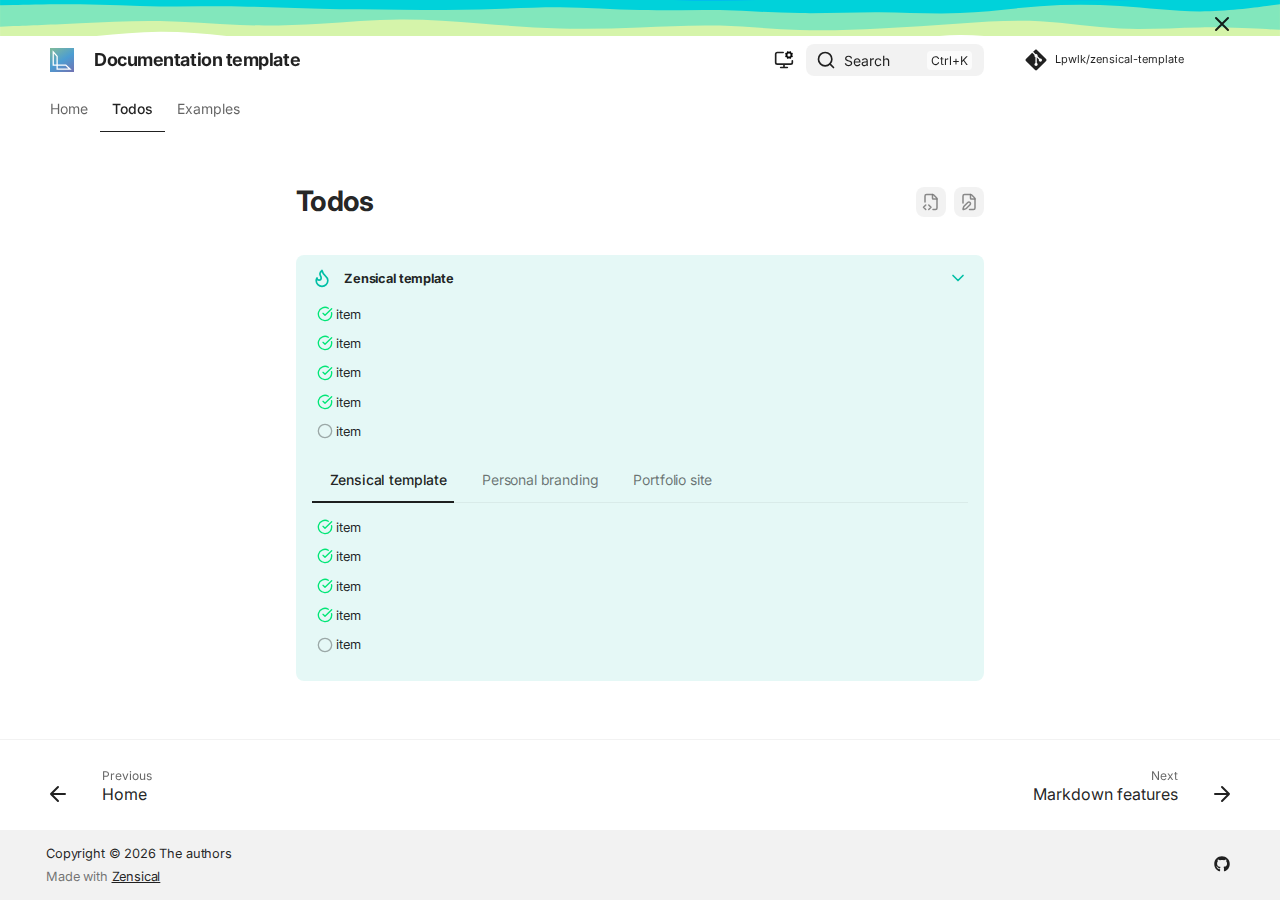
<file: site/TODO/index.html>
<!doctype html>
<html lang="en" class="no-js">
  <head>
    
      <meta charset="utf-8">
      <meta name="viewport" content="width=device-width,initial-scale=1">
      
        <meta name="description" content="A new project generated from the default template project.">
      
      
        <meta name="author" content="Loïc Pawlicki | @Lpwlk">
      
      
      
        <link rel="prev" href="..">
      
      
        <link rel="next" href="../Examples/markdown/">
      
      
        
      
      
      <link rel="icon" href="../assets/logo-minimal-dark_favicon.png">
      <meta name="generator" content="zensical-0.0.21">
    
    
      
        <title>Todos - Documentation template</title>
      
    
    
      
        
      
      <link rel="stylesheet" href="../assets/stylesheets/modern/main.f28b7ce3.min.css">
      
        
          
        
        <link rel="stylesheet" href="../assets/stylesheets/modern/palette.dfe2e883.min.css">
      
      


    
    
      
    
    
      
        
        
        <link rel="preconnect" href="https://fonts.gstatic.com" crossorigin>
        <link rel="stylesheet" href="https://fonts.googleapis.com/css?family=Inter:300,300i,400,400i,500,500i,700,700i%7CJetbrains+Mono:400,400i,700,700i&display=fallback">
        <style>:root{--md-text-font:"Inter";--md-code-font:"Jetbrains Mono"}</style>
      
    
    
      <link rel="stylesheet" href="../styles/extra.css">
    
    <script>__md_scope=new URL("..",location),__md_hash=e=>[...e].reduce(((e,t)=>(e<<5)-e+t.charCodeAt(0)),0),__md_get=(e,t=localStorage,a=__md_scope)=>JSON.parse(t.getItem(a.pathname+"."+e)),__md_set=(e,t,a=localStorage,_=__md_scope)=>{try{a.setItem(_.pathname+"."+e,JSON.stringify(t))}catch(e){}},document.documentElement.setAttribute("data-platform",navigator.platform)</script>
    
      

    
    
  </head>
  
  
    
    
      
    
    
    
    
    <body dir="ltr" data-md-color-scheme="default" data-md-color-primary="indigo" data-md-color-accent="indigo">
  
    
    <input class="md-toggle" data-md-toggle="drawer" type="checkbox" id="__drawer" autocomplete="off">
    <input class="md-toggle" data-md-toggle="search" type="checkbox" id="__search" autocomplete="off">
    <label class="md-overlay" for="__drawer"></label>
    <div data-md-component="skip">
      
    </div>
    <div data-md-component="announce">
      
        <aside class="md-banner">
          <div class="md-banner__inner md-grid md-typeset">
            
              <button class="md-banner__button md-icon" aria-label="Don't show this again">
                
                <svg xmlns="http://www.w3.org/2000/svg" fill="none" stroke="currentColor" stroke-linecap="round" stroke-linejoin="round" stroke-width="2" class="lucide lucide-x" viewBox="0 0 24 24"><path d="M18 6 6 18M6 6l12 12"/></svg>
              </button>
            
            
    
          </div>
          
            <script>var el=document.querySelector("[data-md-component=announce]");if(el){var content=el.querySelector(".md-typeset");__md_hash(content.innerHTML)===__md_get("__announce")&&(el.hidden=!0)}</script>
          
        </aside>
      
    </div>
    
    
      
<!--
  Copyright (c) 2025 Zensical and contributors

  SPDX-License-Identifier: MIT
  Third-party contributions licensed under DCO

  Permission is hereby granted, free of charge, to any person obtaining a copy
  of this software and associated documentation files (the "Software"), to
  deal in the Software without restriction, including without limitation the
  rights to use, copy, modify, merge, publish, distribute, sublicense, and/or
  sell copies of the Software, and to permit persons to whom the Software is
  furnished to do so, subject to the following conditions:

  The above copyright notice and this permission notice shall be included in
  all copies or substantial portions of the Software.

  THE SOFTWARE IS PROVIDED "AS IS", WITHOUT WARRANTY OF ANY KIND, EXPRESS OR
  IMPLIED, INCLUDING BUT NOT LIMITED TO THE WARRANTIES OF MERCHANTABILITY,
  FITNESS FOR A PARTICULAR PURPOSE AND NON-INFRINGEMENT. IN NO EVENT SHALL THE
  AUTHORS OR COPYRIGHT HOLDERS BE LIABLE FOR ANY CLAIM, DAMAGES OR OTHER
  LIABILITY, WHETHER IN AN ACTION OF CONTRACT, TORT OR OTHERWISE, ARISING
  FROM, OUT OF OR IN CONNECTION WITH THE SOFTWARE OR THE USE OR OTHER DEALINGS
  IN THE SOFTWARE.
-->

<!-- Determine classes -->


  


<!-- Header -->
<header class="md-header md-header--shadow md-header--lifted" data-md-component="header">

  <nav
    class="md-header__inner md-grid"
    aria-label="Header"
  >
    <!-- Link to home -->
    <a
      href=".."
      title="Documentation template"
      class="md-header__button md-logo"
      aria-label="Documentation template"
      data-md-component="logo"
    >
      <!--
  Copyright (c) 2016-2025 Martin Donath <martin.donath@squidfunk.com>

  Permission is hereby granted, free of charge, to any person obtaining a copy
  of this software and associated documentation files (the "Software"), to
  deal in the Software without restriction, including without limitation the
  rights to use, copy, modify, merge, publish, distribute, sublicense, and/or
  sell copies of the Software, and to permit persons to whom the Software is
  furnished to do so, subject to the following conditions:

  The above copyright notice and this permission notice shall be included in
  all copies or substantial portions of the Software.

  THE SOFTWARE IS PROVIDED "AS IS", WITHOUT WARRANTY OF ANY KIND, EXPRESS OR
  IMPLIED, INCLUDING BUT NOT LIMITED TO THE WARRANTIES OF MERCHANTABILITY,
  FITNESS FOR A PARTICULAR PURPOSE AND NON-INFRINGEMENT. IN NO EVENT SHALL THE
  AUTHORS OR COPYRIGHT HOLDERS BE LIABLE FOR ANY CLAIM, DAMAGES OR OTHER
  LIABILITY, WHETHER IN AN ACTION OF CONTRACT, TORT OR OTHERWISE, ARISING
  FROM, OUT OF OR IN CONNECTION WITH THE SOFTWARE OR THE USE OR OTHER DEALINGS
  IN THE SOFTWARE.
-->

<!-- Logo -->


<img id="logo_light_mode" src="../assets/logo-plain-light.svg" alt="logo">
<img id="logo_dark_mode" src="../assets/logo-plain-dark.svg" alt="logo">




    </a>

    <!-- Button to open drawer -->
    <label class="md-header__button md-icon" for="__drawer">
      
      <svg xmlns="http://www.w3.org/2000/svg" fill="none" stroke="currentColor" stroke-linecap="round" stroke-linejoin="round" stroke-width="2" class="lucide lucide-menu" viewBox="0 0 24 24"><path d="M4 5h16M4 12h16M4 19h16"/></svg>
    </label>

    <!-- Header title -->
    <div class="md-header__title" data-md-component="header-title">
      <div class="md-header__ellipsis">
        <div class="md-header__topic">
          <span class="md-ellipsis">
            Documentation template
          </span>
        </div>
        <div class="md-header__topic" data-md-component="header-topic">
          <span class="md-ellipsis">
            
              Todos
            
          </span>
        </div>
      </div>
    </div>

    <!-- Color palette toggle -->
    
      
        <form class="md-header__option" data-md-component="palette">
  
    
    
    
    <input class="md-option" data-md-color-media="(prefers-color-scheme)" data-md-color-scheme="default" data-md-color-primary="indigo" data-md-color-accent="indigo"  aria-label="Switch to dark mode"  type="radio" name="__palette" id="__palette_0">
    
      <label class="md-header__button md-icon" title="Switch to dark mode" for="__palette_1" hidden>
        <svg xmlns="http://www.w3.org/2000/svg" fill="none" stroke="currentColor" stroke-linecap="round" stroke-linejoin="round" stroke-width="2" class="lucide lucide-monitor-cog" viewBox="0 0 24 24"><path d="M12 17v4M14.305 7.53l.923-.382M15.228 4.852l-.923-.383M16.852 3.228l-.383-.924M16.852 8.772l-.383.923M19.148 3.228l.383-.924M19.53 9.696l-.382-.924M20.772 4.852l.924-.383M20.772 7.148l.924.383M22 13v2a2 2 0 0 1-2 2H4a2 2 0 0 1-2-2V5a2 2 0 0 1 2-2h7M8 21h8"/><circle cx="18" cy="6" r="3"/></svg>
      </label>
    
  
    
    
    
    <input class="md-option" data-md-color-media="(prefers-color-scheme: dark)" data-md-color-scheme="slate" data-md-color-primary="custom" data-md-color-accent="custom"  aria-label="Switch to light mode"  type="radio" name="__palette" id="__palette_1">
    
      <label class="md-header__button md-icon" title="Switch to light mode" for="__palette_2" hidden>
        <svg xmlns="http://www.w3.org/2000/svg" fill="none" stroke="currentColor" stroke-linecap="round" stroke-linejoin="round" stroke-width="2" class="lucide lucide-moon" viewBox="0 0 24 24"><path d="M20.985 12.486a9 9 0 1 1-9.473-9.472c.405-.022.617.46.402.803a6 6 0 0 0 8.268 8.268c.344-.215.825-.004.803.401"/></svg>
      </label>
    
  
    
    
    
    <input class="md-option" data-md-color-media="(prefers-color-scheme: light)" data-md-color-scheme="default" data-md-color-primary="custom" data-md-color-accent="custom"  aria-label="Switch to system preferences"  type="radio" name="__palette" id="__palette_2">
    
      <label class="md-header__button md-icon" title="Switch to system preferences" for="__palette_0" hidden>
        <svg xmlns="http://www.w3.org/2000/svg" fill="none" stroke="currentColor" stroke-linecap="round" stroke-linejoin="round" stroke-width="2" class="lucide lucide-sun" viewBox="0 0 24 24"><circle cx="12" cy="12" r="4"/><path d="M12 2v2M12 20v2M4.93 4.93l1.41 1.41M17.66 17.66l1.41 1.41M2 12h2M20 12h2M6.34 17.66l-1.41 1.41M19.07 4.93l-1.41 1.41"/></svg>
      </label>
    
  
</form>
      
    

    <!-- User preference: color palette -->
    
      <script>var palette=__md_get("__palette");if(palette&&palette.color){if("(prefers-color-scheme)"===palette.color.media){var media=matchMedia("(prefers-color-scheme: light)"),input=document.querySelector(media.matches?"[data-md-color-media='(prefers-color-scheme: light)']":"[data-md-color-media='(prefers-color-scheme: dark)']");palette.color.media=input.getAttribute("data-md-color-media"),palette.color.scheme=input.getAttribute("data-md-color-scheme"),palette.color.primary=input.getAttribute("data-md-color-primary"),palette.color.accent=input.getAttribute("data-md-color-accent")}for(var[key,value]of Object.entries(palette.color))document.body.setAttribute("data-md-color-"+key,value)}</script>
    

    <!-- Site language selector -->
    

    <!-- Button to open search modal -->
    
      

      <!-- Check if search is actually enabled - see https://t.ly/DT_0V -->
      
        <label class="md-header__button md-icon" for="__search">
          
          <svg xmlns="http://www.w3.org/2000/svg" fill="none" stroke="currentColor" stroke-linecap="round" stroke-linejoin="round" stroke-width="2" class="lucide lucide-search" viewBox="0 0 24 24"><path d="m21 21-4.34-4.34"/><circle cx="11" cy="11" r="8"/></svg>
        </label>

        <!-- Search interface -->
        <div class="md-search" data-md-component="search" role="dialog" aria-label="Search">
  <button type="button" class="md-search__button">
    Search
  </button>
</div>
      
    

    <!-- Repository information -->
    <div class="md-header__source">
      
        <a href="https://github.com/Lpwlk/zensical-template" title="Go to repository" class="md-source" data-md-component="source">
  <div class="md-source__icon md-icon">
    
    <svg xmlns="http://www.w3.org/2000/svg" viewBox="0 0 448 512"><!--! Font Awesome Free 7.1.0 by @fontawesome - https://fontawesome.com License - https://fontawesome.com/license/free (Icons: CC BY 4.0, Fonts: SIL OFL 1.1, Code: MIT License) Copyright 2025 Fonticons, Inc.--><path fill="currentColor" d="M439.6 236.1 244 40.5c-5.4-5.5-12.8-8.5-20.4-8.5s-15 3-20.4 8.4L162.5 81l51.5 51.5c27.1-9.1 52.7 16.8 43.4 43.7l49.7 49.7c34.2-11.8 61.2 31 35.5 56.7-26.5 26.5-70.2-2.9-56-37.3L240.3 199v121.9c25.3 12.5 22.3 41.8 9.1 55-6.4 6.4-15.2 10.1-24.3 10.1s-17.8-3.6-24.3-10.1c-17.6-17.6-11.1-46.9 11.2-56v-123c-20.8-8.5-24.6-30.7-18.6-45L142.6 101 8.5 235.1C3 240.6 0 247.9 0 255.5s3 15 8.5 20.4l195.6 195.7c5.4 5.4 12.7 8.4 20.4 8.4s15-3 20.4-8.4l194.7-194.7c5.4-5.4 8.4-12.8 8.4-20.4s-3-15-8.4-20.4"/></svg>
  </div>
  <div class="md-source__repository">
    Lpwlk/zensical-template
  </div>
</a>
      
    </div>
  </nav>

  <!-- Navigation tabs (sticky) -->
  
    
      
<nav class="md-tabs" aria-label="Tabs" data-md-component="tabs">
  <div class="md-grid">
    <ul class="md-tabs__list">
      
        
  
  
  
  
    <li class="md-tabs__item">
      <a href=".." class="md-tabs__link">
        
  
  Home

      </a>
    </li>
  

      
        
  
  
  
    
  
  
    <li class="md-tabs__item md-tabs__item--active">
      <a href="./" class="md-tabs__link">
        
  
  Todos

      </a>
    </li>
  

      
        
  
  
  
  
    
    
      <li class="md-tabs__item">
        <a href="../Examples/markdown/" class="md-tabs__link">
          
  
  Examples

        </a>
      </li>
    
  

      
    </ul>
  </div>
</nav>
    
  
</header>
    
    <div class="md-container" data-md-component="container">
      
      
        
      
      <main class="md-main" data-md-component="main">
        <div class="md-main__inner md-grid">
          
            
              
              <div class="md-sidebar md-sidebar--primary" data-md-component="sidebar" data-md-type="navigation" >
                <div class="md-sidebar__scrollwrap">
                  <div class="md-sidebar__inner">
                    


  


<nav class="md-nav md-nav--primary md-nav--lifted" aria-label="Navigation" data-md-level="0">
  <label class="md-nav__title" for="__drawer">
    <a href=".." title="Documentation template" class="md-nav__button md-logo" aria-label="Documentation template" data-md-component="logo">
      <!--
  Copyright (c) 2016-2025 Martin Donath <martin.donath@squidfunk.com>

  Permission is hereby granted, free of charge, to any person obtaining a copy
  of this software and associated documentation files (the "Software"), to
  deal in the Software without restriction, including without limitation the
  rights to use, copy, modify, merge, publish, distribute, sublicense, and/or
  sell copies of the Software, and to permit persons to whom the Software is
  furnished to do so, subject to the following conditions:

  The above copyright notice and this permission notice shall be included in
  all copies or substantial portions of the Software.

  THE SOFTWARE IS PROVIDED "AS IS", WITHOUT WARRANTY OF ANY KIND, EXPRESS OR
  IMPLIED, INCLUDING BUT NOT LIMITED TO THE WARRANTIES OF MERCHANTABILITY,
  FITNESS FOR A PARTICULAR PURPOSE AND NON-INFRINGEMENT. IN NO EVENT SHALL THE
  AUTHORS OR COPYRIGHT HOLDERS BE LIABLE FOR ANY CLAIM, DAMAGES OR OTHER
  LIABILITY, WHETHER IN AN ACTION OF CONTRACT, TORT OR OTHERWISE, ARISING
  FROM, OUT OF OR IN CONNECTION WITH THE SOFTWARE OR THE USE OR OTHER DEALINGS
  IN THE SOFTWARE.
-->

<!-- Logo -->


<img id="logo_light_mode" src="../assets/logo-plain-light.svg" alt="logo">
<img id="logo_dark_mode" src="../assets/logo-plain-dark.svg" alt="logo">



    </a>
    Documentation template
  </label>
  
    <div class="md-nav__source">
      <a href="https://github.com/Lpwlk/zensical-template" title="Go to repository" class="md-source" data-md-component="source">
  <div class="md-source__icon md-icon">
    
    <svg xmlns="http://www.w3.org/2000/svg" viewBox="0 0 448 512"><!--! Font Awesome Free 7.1.0 by @fontawesome - https://fontawesome.com License - https://fontawesome.com/license/free (Icons: CC BY 4.0, Fonts: SIL OFL 1.1, Code: MIT License) Copyright 2025 Fonticons, Inc.--><path fill="currentColor" d="M439.6 236.1 244 40.5c-5.4-5.5-12.8-8.5-20.4-8.5s-15 3-20.4 8.4L162.5 81l51.5 51.5c27.1-9.1 52.7 16.8 43.4 43.7l49.7 49.7c34.2-11.8 61.2 31 35.5 56.7-26.5 26.5-70.2-2.9-56-37.3L240.3 199v121.9c25.3 12.5 22.3 41.8 9.1 55-6.4 6.4-15.2 10.1-24.3 10.1s-17.8-3.6-24.3-10.1c-17.6-17.6-11.1-46.9 11.2-56v-123c-20.8-8.5-24.6-30.7-18.6-45L142.6 101 8.5 235.1C3 240.6 0 247.9 0 255.5s3 15 8.5 20.4l195.6 195.7c5.4 5.4 12.7 8.4 20.4 8.4s15-3 20.4-8.4l194.7-194.7c5.4-5.4 8.4-12.8 8.4-20.4s-3-15-8.4-20.4"/></svg>
  </div>
  <div class="md-source__repository">
    Lpwlk/zensical-template
  </div>
</a>
    </div>
  
  <ul class="md-nav__list" data-md-scrollfix>
    
      
      
  
  
  
  
    <li class="md-nav__item">
      <a href=".." class="md-nav__link">
        
  
  
  <span class="md-ellipsis">
    
  
    Home
  

    
  </span>
  
  

      </a>
    </li>
  

    
      
      
  
  
    
  
  
  
    <li class="md-nav__item md-nav__item--active">
      
      <input class="md-nav__toggle md-toggle" type="checkbox" id="__toc">
      
      
      
      <a href="./" class="md-nav__link md-nav__link--active">
        
  
  
  <span class="md-ellipsis">
    
  
    Todos
  

    
  </span>
  
  

      </a>
      
    </li>
  

    
      
      
  
  
  
  
    
    
      
        
      
        
      
    
    
    
      
      
        
      
    
    
    <li class="md-nav__item md-nav__item--nested">
      
        
        
        <input class="md-nav__toggle md-toggle " type="checkbox" id="__nav_3" >
        
          
          <label class="md-nav__link" for="__nav_3" id="__nav_3_label" tabindex="0">
            
  
  
  <span class="md-ellipsis">
    
  
    Examples
  

    
  </span>
  
  

            <span class="md-nav__icon md-icon"></span>
          </label>
        
        <nav class="md-nav" data-md-level="1" aria-labelledby="__nav_3_label" aria-expanded="false">
          <label class="md-nav__title" for="__nav_3">
            <span class="md-nav__icon md-icon"></span>
            
  
    Examples
  

          </label>
          <ul class="md-nav__list" data-md-scrollfix>
            
              
                
  
  
  
  
    <li class="md-nav__item">
      <a href="../Examples/markdown/" class="md-nav__link">
        
  
  
    <svg xmlns="http://www.w3.org/2000/svg" viewBox="0 0 24 24"><path d="M20.56 18H3.44C2.65 18 2 17.37 2 16.59V7.41C2 6.63 2.65 6 3.44 6h17.12c.79 0 1.44.63 1.44 1.41v9.18c0 .78-.65 1.41-1.44 1.41M6.81 15.19v-3.66l1.92 2.35 1.92-2.35v3.66h1.93V8.81h-1.93l-1.92 2.35-1.92-2.35H4.89v6.38zM19.69 12h-1.92V8.81h-1.92V12h-1.93l2.89 3.28z"/></svg>
  
  <span class="md-ellipsis">
    
  
    Markdown features
  

    
  </span>
  
  

      </a>
    </li>
  

              
            
              
                
  
  
  
  
    <li class="md-nav__item">
      <a href="../Examples/test/" class="md-nav__link">
        
  
  
  <span class="md-ellipsis">
    
  
    Test
  

    
  </span>
  
  

      </a>
    </li>
  

              
            
          </ul>
        </nav>
      
    </li>
  

    
  </ul>
</nav>
                  </div>
                </div>
              </div>
            
            
              
              <div class="md-sidebar md-sidebar--secondary" data-md-component="sidebar" data-md-type="toc" >
                <div class="md-sidebar__scrollwrap">
                  <div class="md-sidebar__inner">
                    


<nav class="md-nav md-nav--secondary" aria-label="On this page">
  
  
  
  
</nav>
                  </div>
                </div>
              </div>
            
          
          
    <!-- Add scripts that need to run before here -->
    
            <div class="md-content" data-md-component="content">
              
                



  


              
              <article class="md-content__inner md-typeset">
                
                  
  
    <a href="https://github.com/Lpwlk/zensical-template/edit/master/docs/TODO.md" title="Edit this page" class="md-content__button md-icon" rel="edit">
      
      <svg xmlns="http://www.w3.org/2000/svg" fill="none" stroke="currentColor" stroke-linecap="round" stroke-linejoin="round" stroke-width="2" class="lucide lucide-file-pen" viewBox="0 0 24 24"><path d="M12.659 22H18a2 2 0 0 0 2-2V8a2.4 2.4 0 0 0-.706-1.706l-3.588-3.588A2.4 2.4 0 0 0 14 2H6a2 2 0 0 0-2 2v9.34"/><path d="M14 2v5a1 1 0 0 0 1 1h5M10.378 12.622a1 1 0 0 1 3 3.003L8.36 20.637a2 2 0 0 1-.854.506l-2.867.837a.5.5 0 0 1-.62-.62l.836-2.869a2 2 0 0 1 .506-.853z"/></svg>
    </a>
  
  
    
      
    
    <a href="https://github.com/Lpwlk/zensical-template/raw/master/docs/TODO.md" title="View source of this page" class="md-content__button md-icon">
      
      <svg xmlns="http://www.w3.org/2000/svg" fill="none" stroke="currentColor" stroke-linecap="round" stroke-linejoin="round" stroke-width="2" class="lucide lucide-file-code-2" viewBox="0 0 24 24"><path d="M4 12.15V4a2 2 0 0 1 2-2h8a2.4 2.4 0 0 1 1.706.706l3.588 3.588A2.4 2.4 0 0 1 20 8v12a2 2 0 0 1-2 2h-3.35"/><path d="M14 2v5a1 1 0 0 0 1 1h5M5 16l-3 3 3 3M9 22l3-3-3-3"/></svg>
    </a>
  


  <h1>Todos</h1>

<details class="tip" open="open">
<summary>Zensical template</summary>
<ul class="task-list">
<li class="task-list-item"><label class="task-list-control"><input type="checkbox" disabled checked/><span class="task-list-indicator"></span></label> item</li>
<li class="task-list-item"><label class="task-list-control"><input type="checkbox" disabled checked/><span class="task-list-indicator"></span></label> item</li>
<li class="task-list-item"><label class="task-list-control"><input type="checkbox" disabled checked/><span class="task-list-indicator"></span></label> item</li>
<li class="task-list-item"><label class="task-list-control"><input type="checkbox" disabled checked/><span class="task-list-indicator"></span></label> item</li>
<li class="task-list-item"><label class="task-list-control"><input type="checkbox" disabled/><span class="task-list-indicator"></span></label> item</li>
</ul>
<div class="tabbed-set tabbed-alternate" data-tabs="1:3"><input checked="checked" id="__tabbed_1_1" name="__tabbed_1" type="radio" /><input id="__tabbed_1_2" name="__tabbed_1" type="radio" /><input id="__tabbed_1_3" name="__tabbed_1" type="radio" /><div class="tabbed-labels"><label for="__tabbed_1_1">Zensical template</label><label for="__tabbed_1_2">Personal branding</label><label for="__tabbed_1_3">Portfolio site </label></div>
<div class="tabbed-content">
<div class="tabbed-block">
<ul class="task-list">
<li class="task-list-item"><label class="task-list-control"><input type="checkbox" disabled checked/><span class="task-list-indicator"></span></label> item</li>
<li class="task-list-item"><label class="task-list-control"><input type="checkbox" disabled checked/><span class="task-list-indicator"></span></label> item</li>
<li class="task-list-item"><label class="task-list-control"><input type="checkbox" disabled checked/><span class="task-list-indicator"></span></label> item</li>
<li class="task-list-item"><label class="task-list-control"><input type="checkbox" disabled checked/><span class="task-list-indicator"></span></label> item</li>
<li class="task-list-item"><label class="task-list-control"><input type="checkbox" disabled/><span class="task-list-indicator"></span></label> item</li>
</ul>
</div>
<div class="tabbed-block"></div>
<div class="tabbed-block"></div>
</div>
</div>
</details>









  
  






                
              </article>
            </div>
          
    <!-- Add scripts that need to run afterwards here -->

          
  <script>var tabs=__md_get("__tabs");if(Array.isArray(tabs))e:for(var set of document.querySelectorAll(".tabbed-set")){var labels=set.querySelector(".tabbed-labels");for(var tab of tabs)for(var label of labels.getElementsByTagName("label"))if(label.innerText.trim()===tab){var input=document.getElementById(label.htmlFor);input.checked=!0;continue e}}</script>

<script>var target=document.getElementById(location.hash.slice(1));target&&target.name&&(target.checked=target.name.startsWith("__tabbed_"))</script>
        </div>
        
          <button type="button" class="md-top md-icon" data-md-component="top" hidden>
  
  <svg xmlns="http://www.w3.org/2000/svg" fill="none" stroke="currentColor" stroke-linecap="round" stroke-linejoin="round" stroke-width="2" class="lucide lucide-circle-arrow-up" viewBox="0 0 24 24"><circle cx="12" cy="12" r="10"/><path d="m16 12-4-4-4 4M12 16V8"/></svg>
  Back to top
</button>
        
      </main>
      
        <footer class="md-footer">
  
    
      
      <nav class="md-footer__inner md-grid" aria-label="Footer" >
        
          
          <a href=".." class="md-footer__link md-footer__link--prev" aria-label="Previous: Home">
            <div class="md-footer__button md-icon">
              
              <svg xmlns="http://www.w3.org/2000/svg" fill="none" stroke="currentColor" stroke-linecap="round" stroke-linejoin="round" stroke-width="2" class="lucide lucide-arrow-left" viewBox="0 0 24 24"><path d="m12 19-7-7 7-7M19 12H5"/></svg>
            </div>
            <div class="md-footer__title">
              <span class="md-footer__direction">
                Previous
              </span>
              <div class="md-ellipsis">
                Home
              </div>
            </div>
          </a>
        
        
          
          <a href="../Examples/markdown/" class="md-footer__link md-footer__link--next" aria-label="Next: Markdown features">
            <div class="md-footer__title">
              <span class="md-footer__direction">
                Next
              </span>
              <div class="md-ellipsis">
                Markdown features
              </div>
            </div>
            <div class="md-footer__button md-icon">
              
              <svg xmlns="http://www.w3.org/2000/svg" fill="none" stroke="currentColor" stroke-linecap="round" stroke-linejoin="round" stroke-width="2" class="lucide lucide-arrow-right" viewBox="0 0 24 24"><path d="M5 12h14M12 5l7 7-7 7"/></svg>
            </div>
          </a>
        
      </nav>
    
  
  <div class="md-footer-meta md-typeset">
    <div class="md-footer-meta__inner md-grid">
      <div class="md-copyright">
  
    <div class="md-copyright__highlight">
      Copyright &copy; 2026 The authors

    </div>
  
  
    Made with
    <a href="https://zensical.org/" target="_blank" rel="noopener">
      Zensical
    </a>
  
</div>
      
        
<div class="md-social">
  
    
    
    
    
      
      
    
    <a href="https://github.com/Lpwlk" target="_blank" rel="noopener" title="github.com" class="md-social__link">
      <svg xmlns="http://www.w3.org/2000/svg" viewBox="0 0 512 512"><!--! Font Awesome Free 7.1.0 by @fontawesome - https://fontawesome.com License - https://fontawesome.com/license/free (Icons: CC BY 4.0, Fonts: SIL OFL 1.1, Code: MIT License) Copyright 2025 Fonticons, Inc.--><path fill="currentColor" d="M173.9 397.4c0 2-2.3 3.6-5.2 3.6-3.3.3-5.6-1.3-5.6-3.6 0-2 2.3-3.6 5.2-3.6 3-.3 5.6 1.3 5.6 3.6m-31.1-4.5c-.7 2 1.3 4.3 4.3 4.9 2.6 1 5.6 0 6.2-2s-1.3-4.3-4.3-5.2c-2.6-.7-5.5.3-6.2 2.3m44.2-1.7c-2.9.7-4.9 2.6-4.6 4.9.3 2 2.9 3.3 5.9 2.6 2.9-.7 4.9-2.6 4.6-4.6-.3-1.9-3-3.2-5.9-2.9M252.8 8C114.1 8 8 113.3 8 252c0 110.9 69.8 205.8 169.5 239.2 12.8 2.3 17.3-5.6 17.3-12.1 0-6.2-.3-40.4-.3-61.4 0 0-70 15-84.7-29.8 0 0-11.4-29.1-27.8-36.6 0 0-22.9-15.7 1.6-15.4 0 0 24.9 2 38.6 25.8 21.9 38.6 58.6 27.5 72.9 20.9 2.3-16 8.8-27.1 16-33.7-55.9-6.2-112.3-14.3-112.3-110.5 0-27.5 7.6-41.3 23.6-58.9-2.6-6.5-11.1-33.3 2.6-67.9 20.9-6.5 69 27 69 27 20-5.6 41.5-8.5 62.8-8.5s42.8 2.9 62.8 8.5c0 0 48.1-33.6 69-27 13.7 34.7 5.2 61.4 2.6 67.9 16 17.7 25.8 31.5 25.8 58.9 0 96.5-58.9 104.2-114.8 110.5 9.2 7.9 17 22.9 17 46.4 0 33.7-.3 75.4-.3 83.6 0 6.5 4.6 14.4 17.3 12.1C436.2 457.8 504 362.9 504 252 504 113.3 391.5 8 252.8 8M105.2 352.9c-1.3 1-1 3.3.7 5.2 1.6 1.6 3.9 2.3 5.2 1 1.3-1 1-3.3-.7-5.2-1.6-1.6-3.9-2.3-5.2-1m-10.8-8.1c-.7 1.3.3 2.9 2.3 3.9 1.6 1 3.6.7 4.3-.7.7-1.3-.3-2.9-2.3-3.9-2-.6-3.6-.3-4.3.7m32.4 35.6c-1.6 1.3-1 4.3 1.3 6.2 2.3 2.3 5.2 2.6 6.5 1 1.3-1.3.7-4.3-1.3-6.2-2.2-2.3-5.2-2.6-6.5-1m-11.4-14.7c-1.6 1-1.6 3.6 0 5.9s4.3 3.3 5.6 2.3c1.6-1.3 1.6-3.9 0-6.2-1.4-2.3-4-3.3-5.6-2"/></svg>
    </a>
  
</div>
      
    </div>
  </div>
</footer>
      
    </div>
    <div class="md-dialog" data-md-component="dialog">
      <div class="md-dialog__inner md-typeset"></div>
    </div>
    
    
    
      
      
      
      <script id="__config" type="application/json">{"annotate":null,"base":"..","features":["announce.dismiss","content.action.edit","content.action.view","content.code.annotate","content.code.copy","content.code.select","content.footnote.tooltips","content.tabs.link","content.tooltips","navigation.footer","navigation.indexes","navigation.instant","navigation.instant.prefetch","navigation.path","navigation.sections","navigation.tabs","navigation.tabs.sticky","navigation.top","navigation.tracking","search.highlight"],"search":"../assets/javascripts/workers/search.e2d2d235.min.js","tags":null,"translations":{"clipboard.copied":"Copied to clipboard","clipboard.copy":"Copy to clipboard","search.result.more.one":"1 more on this page","search.result.more.other":"# more on this page","search.result.none":"No matching documents","search.result.one":"1 matching document","search.result.other":"# matching documents","search.result.placeholder":"Type to start searching","search.result.term.missing":"Missing","select.version":"Select version"},"version":null}</script>
    
    
      <script src="../assets/javascripts/bundle.36a64b72.min.js"></script>
      
        <script src="../scripts/extra.js"></script>
      
    
  </body>
</html>
</file>
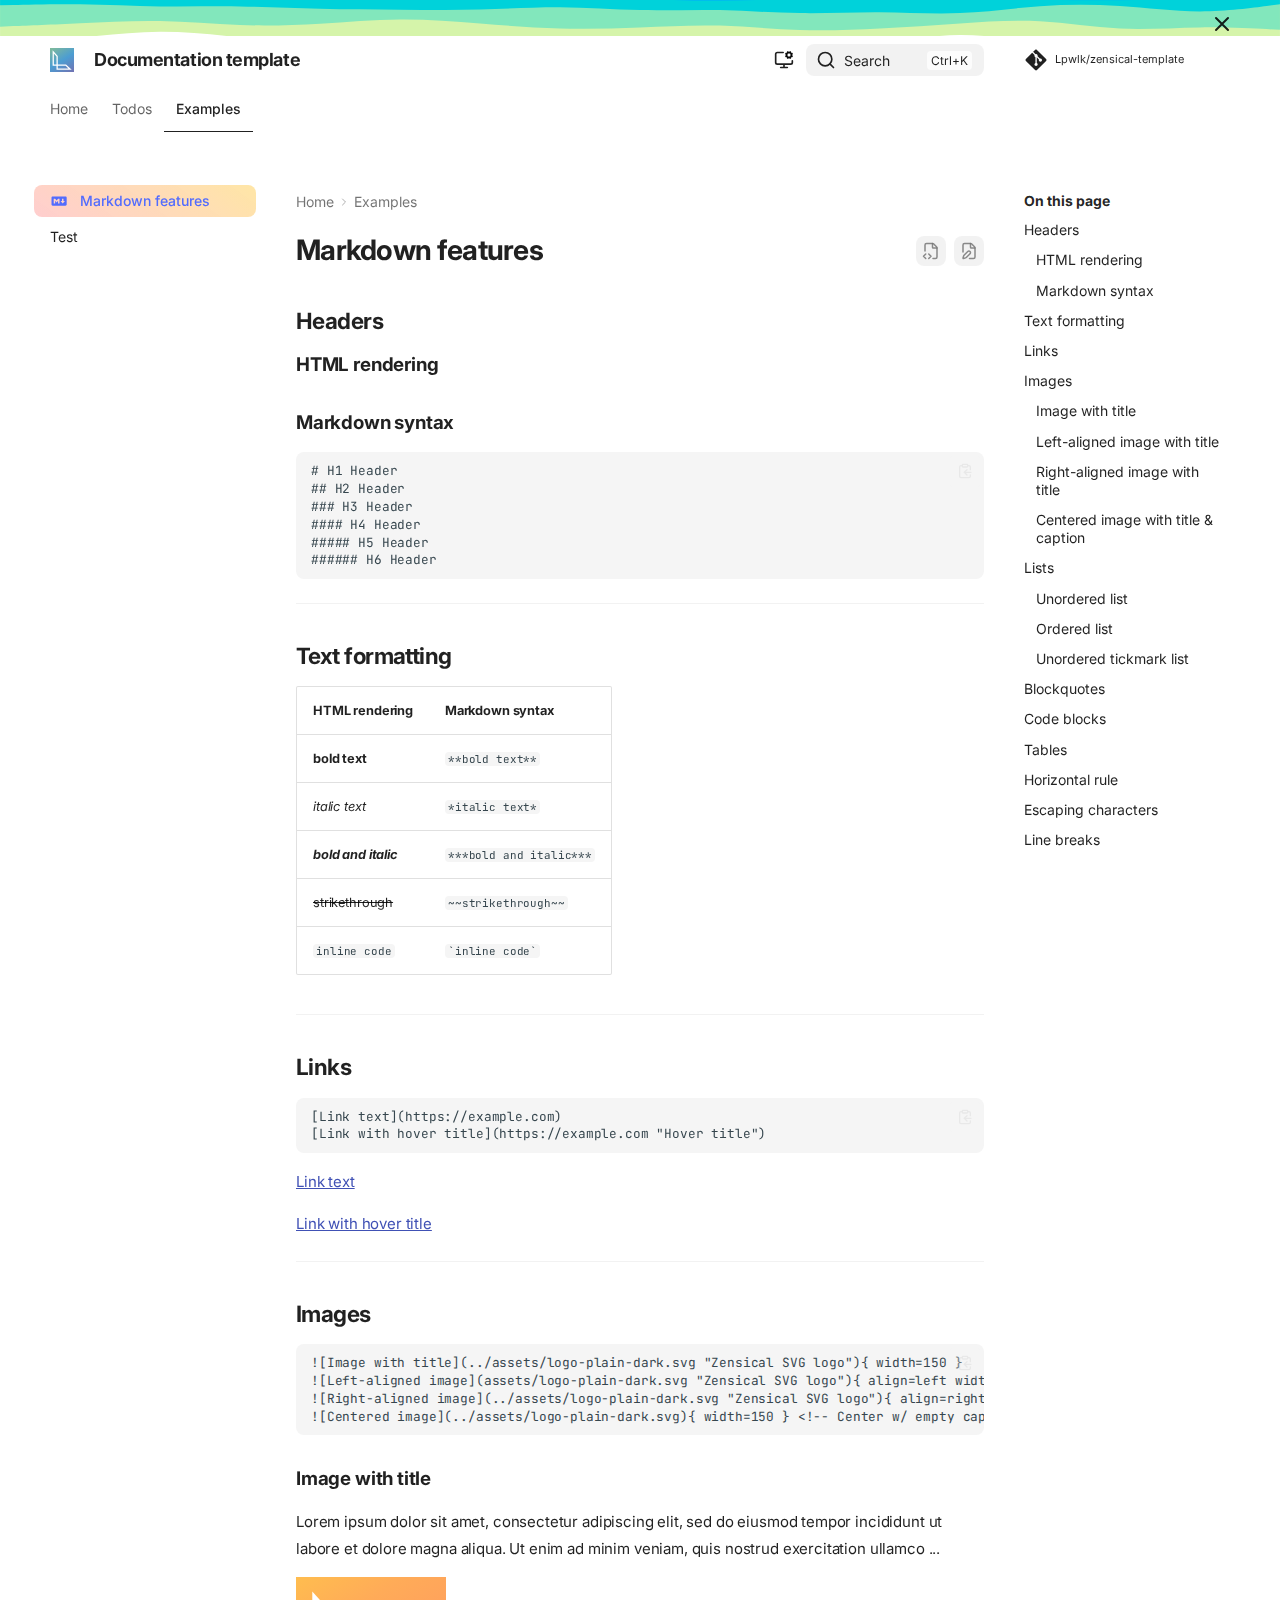
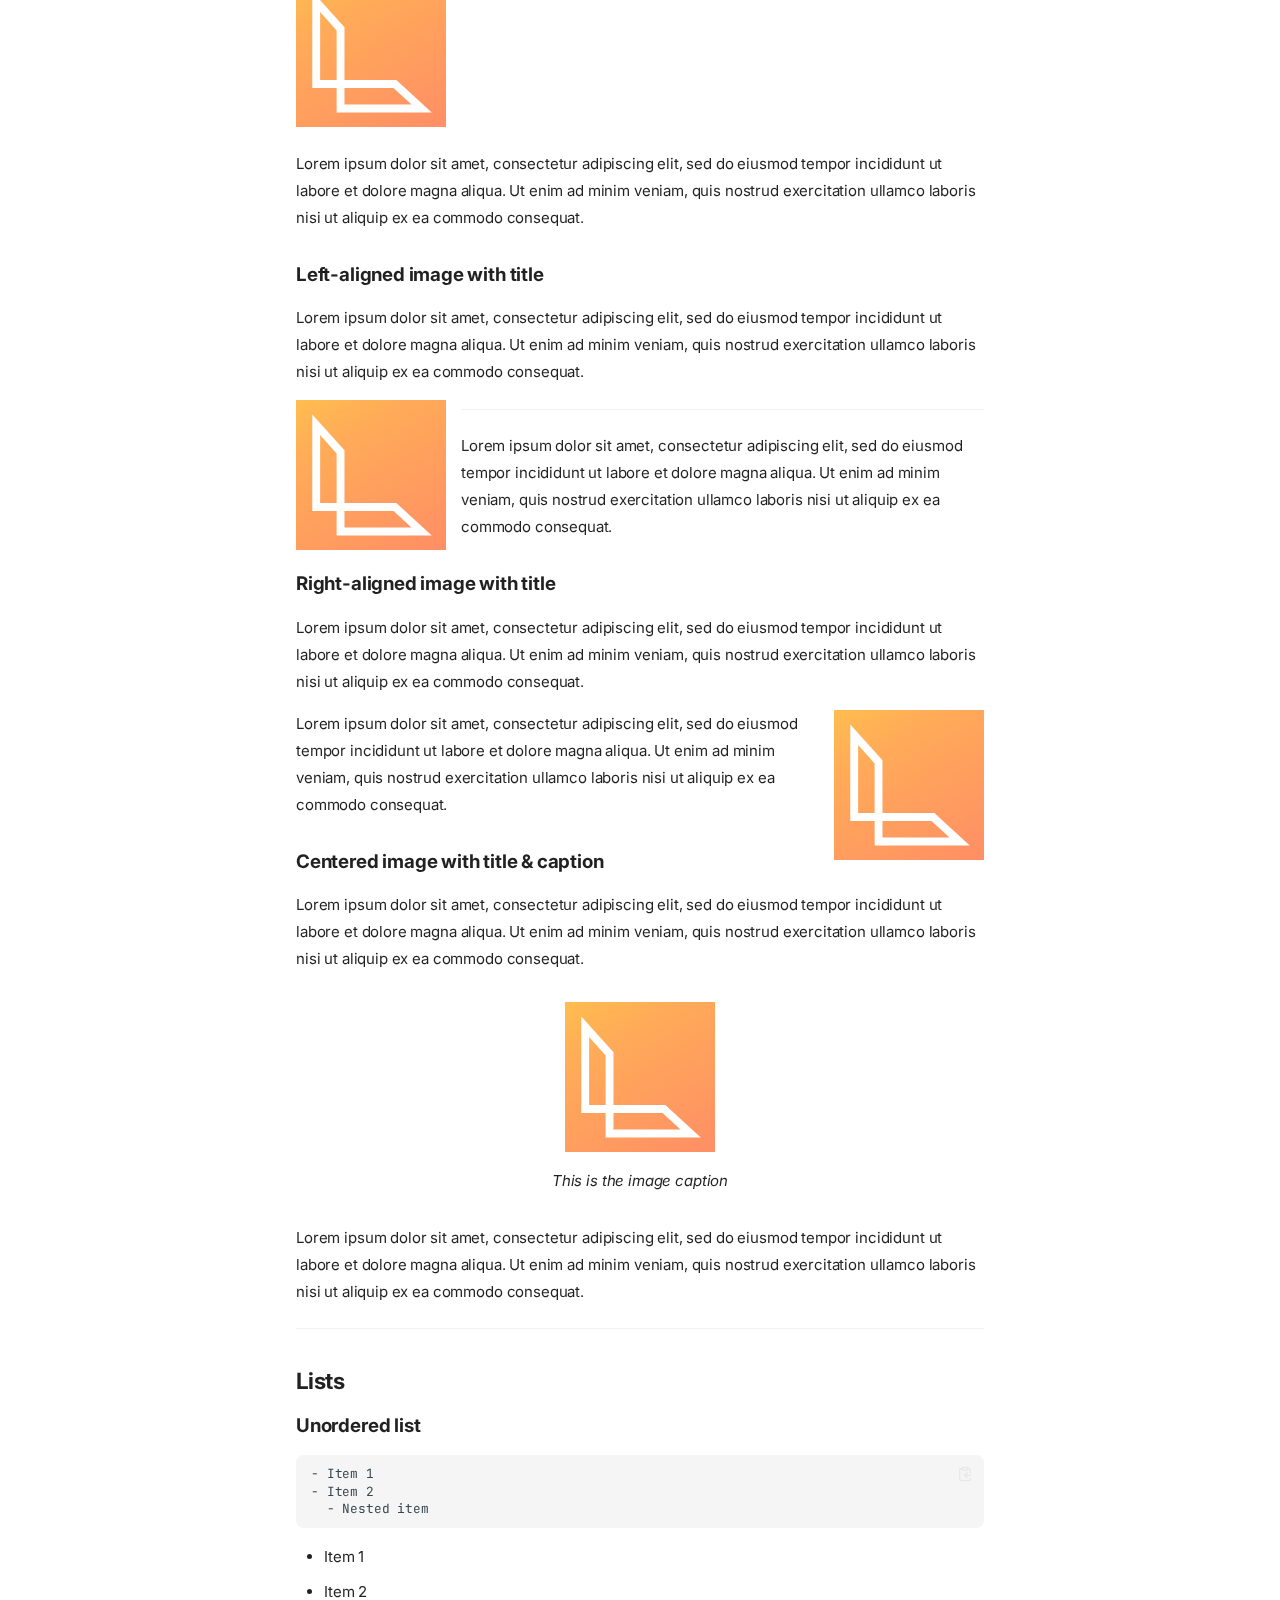
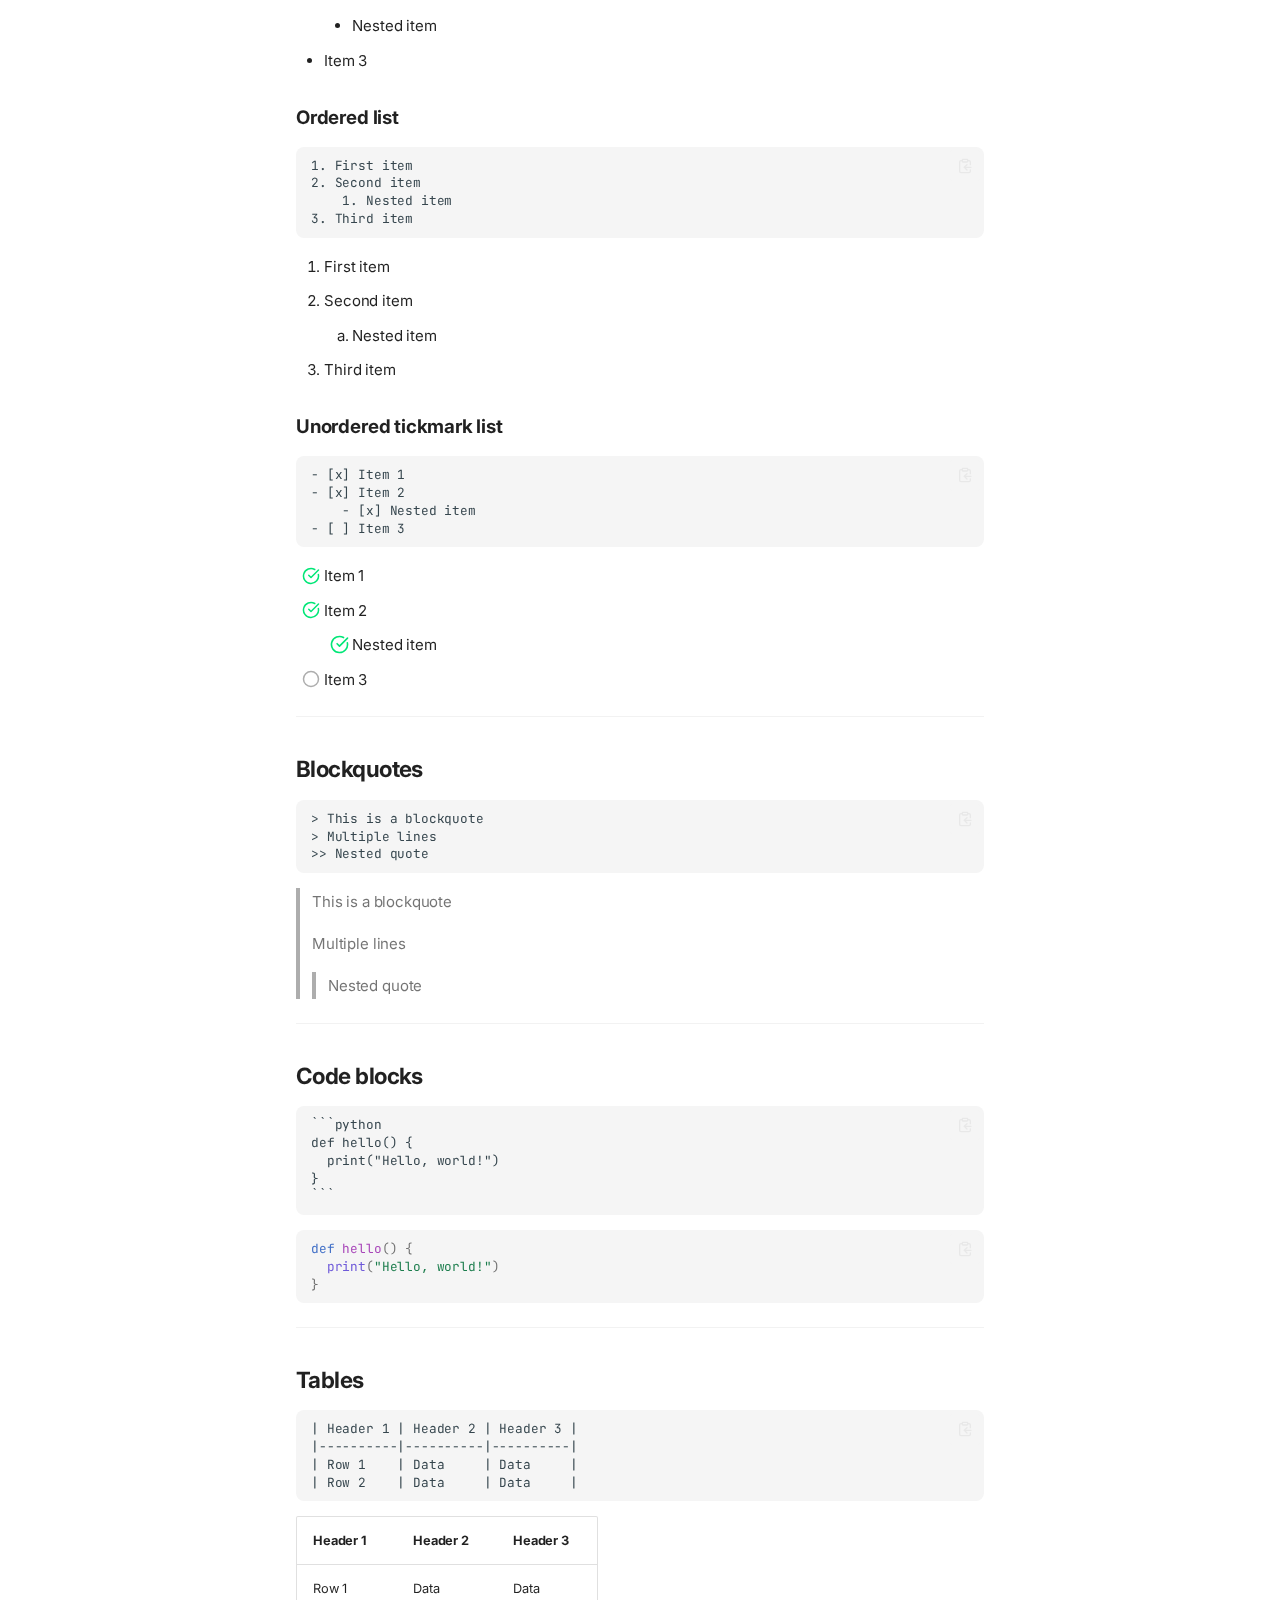
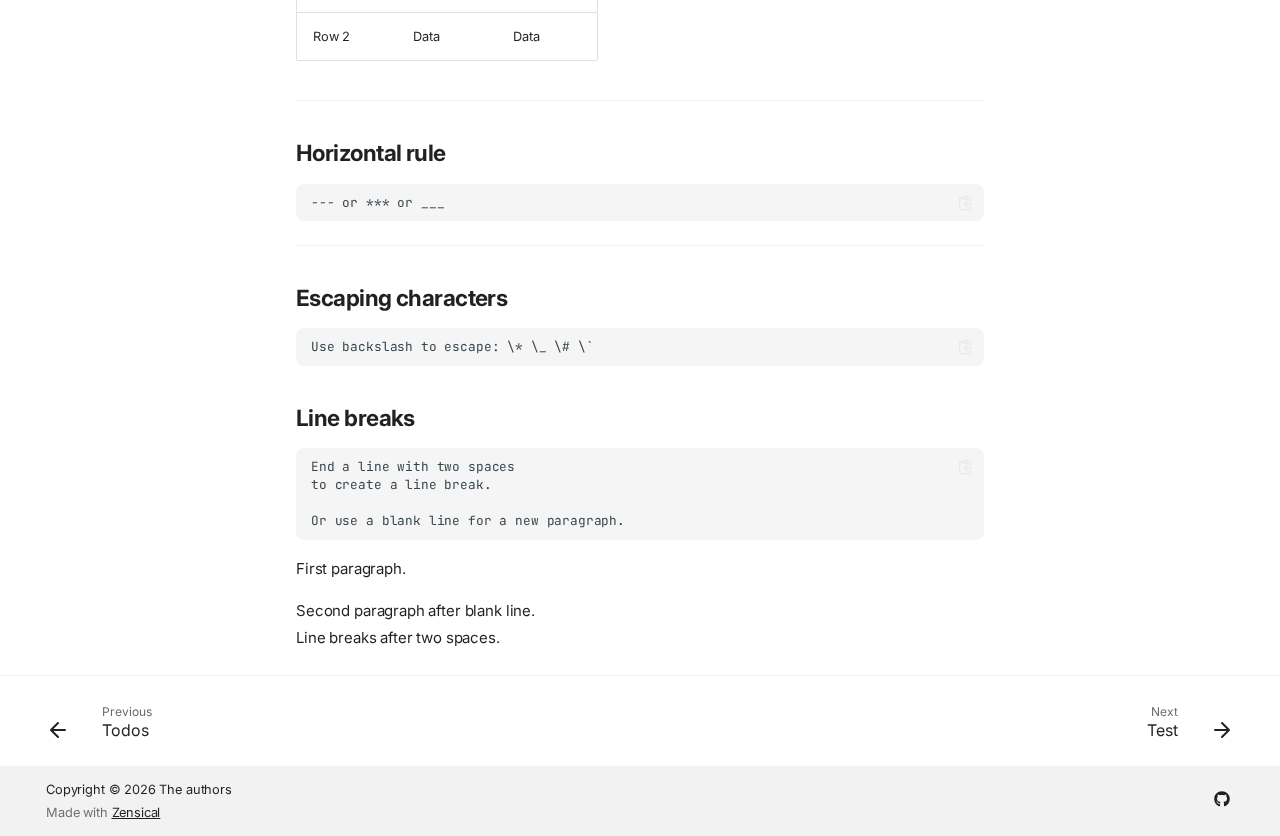
<file: site/Examples/markdown/index.html>
<!doctype html>
<html lang="en" class="no-js">
  <head>
    
      <meta charset="utf-8">
      <meta name="viewport" content="width=device-width,initial-scale=1">
      
        <meta name="description" content="A new project generated from the default template project.">
      
      
        <meta name="author" content="Loïc Pawlicki | @Lpwlk">
      
      
      
        <link rel="prev" href="../../TODO/">
      
      
        <link rel="next" href="../test/">
      
      
        
      
      
      <link rel="icon" href="../../assets/logo-minimal-dark_favicon.png">
      <meta name="generator" content="zensical-0.0.21">
    
    
      
        <title>Markdown features - Documentation template</title>
      
    
    
      
        
      
      <link rel="stylesheet" href="../../assets/stylesheets/modern/main.f28b7ce3.min.css">
      
        
          
        
        <link rel="stylesheet" href="../../assets/stylesheets/modern/palette.dfe2e883.min.css">
      
      


    
    
      
    
    
      
        
        
        <link rel="preconnect" href="https://fonts.gstatic.com" crossorigin>
        <link rel="stylesheet" href="https://fonts.googleapis.com/css?family=Inter:300,300i,400,400i,500,500i,700,700i%7CJetbrains+Mono:400,400i,700,700i&display=fallback">
        <style>:root{--md-text-font:"Inter";--md-code-font:"Jetbrains Mono"}</style>
      
    
    
      <link rel="stylesheet" href="../../styles/extra.css">
    
    <script>__md_scope=new URL("../..",location),__md_hash=e=>[...e].reduce(((e,t)=>(e<<5)-e+t.charCodeAt(0)),0),__md_get=(e,t=localStorage,a=__md_scope)=>JSON.parse(t.getItem(a.pathname+"."+e)),__md_set=(e,t,a=localStorage,_=__md_scope)=>{try{a.setItem(_.pathname+"."+e,JSON.stringify(t))}catch(e){}},document.documentElement.setAttribute("data-platform",navigator.platform)</script>
    
      

    
    
  </head>
  
  
    
    
      
    
    
    
    
    <body dir="ltr" data-md-color-scheme="default" data-md-color-primary="indigo" data-md-color-accent="indigo">
  
    
    <input class="md-toggle" data-md-toggle="drawer" type="checkbox" id="__drawer" autocomplete="off">
    <input class="md-toggle" data-md-toggle="search" type="checkbox" id="__search" autocomplete="off">
    <label class="md-overlay" for="__drawer"></label>
    <div data-md-component="skip">
      
        
        <a href="#markdown-features" class="md-skip">
          Skip to content
        </a>
      
    </div>
    <div data-md-component="announce">
      
        <aside class="md-banner">
          <div class="md-banner__inner md-grid md-typeset">
            
              <button class="md-banner__button md-icon" aria-label="Don't show this again">
                
                <svg xmlns="http://www.w3.org/2000/svg" fill="none" stroke="currentColor" stroke-linecap="round" stroke-linejoin="round" stroke-width="2" class="lucide lucide-x" viewBox="0 0 24 24"><path d="M18 6 6 18M6 6l12 12"/></svg>
              </button>
            
            
    
          </div>
          
            <script>var el=document.querySelector("[data-md-component=announce]");if(el){var content=el.querySelector(".md-typeset");__md_hash(content.innerHTML)===__md_get("__announce")&&(el.hidden=!0)}</script>
          
        </aside>
      
    </div>
    
    
      
<!--
  Copyright (c) 2025 Zensical and contributors

  SPDX-License-Identifier: MIT
  Third-party contributions licensed under DCO

  Permission is hereby granted, free of charge, to any person obtaining a copy
  of this software and associated documentation files (the "Software"), to
  deal in the Software without restriction, including without limitation the
  rights to use, copy, modify, merge, publish, distribute, sublicense, and/or
  sell copies of the Software, and to permit persons to whom the Software is
  furnished to do so, subject to the following conditions:

  The above copyright notice and this permission notice shall be included in
  all copies or substantial portions of the Software.

  THE SOFTWARE IS PROVIDED "AS IS", WITHOUT WARRANTY OF ANY KIND, EXPRESS OR
  IMPLIED, INCLUDING BUT NOT LIMITED TO THE WARRANTIES OF MERCHANTABILITY,
  FITNESS FOR A PARTICULAR PURPOSE AND NON-INFRINGEMENT. IN NO EVENT SHALL THE
  AUTHORS OR COPYRIGHT HOLDERS BE LIABLE FOR ANY CLAIM, DAMAGES OR OTHER
  LIABILITY, WHETHER IN AN ACTION OF CONTRACT, TORT OR OTHERWISE, ARISING
  FROM, OUT OF OR IN CONNECTION WITH THE SOFTWARE OR THE USE OR OTHER DEALINGS
  IN THE SOFTWARE.
-->

<!-- Determine classes -->


  


<!-- Header -->
<header class="md-header md-header--shadow md-header--lifted" data-md-component="header">

  <nav
    class="md-header__inner md-grid"
    aria-label="Header"
  >
    <!-- Link to home -->
    <a
      href="../.."
      title="Documentation template"
      class="md-header__button md-logo"
      aria-label="Documentation template"
      data-md-component="logo"
    >
      <!--
  Copyright (c) 2016-2025 Martin Donath <martin.donath@squidfunk.com>

  Permission is hereby granted, free of charge, to any person obtaining a copy
  of this software and associated documentation files (the "Software"), to
  deal in the Software without restriction, including without limitation the
  rights to use, copy, modify, merge, publish, distribute, sublicense, and/or
  sell copies of the Software, and to permit persons to whom the Software is
  furnished to do so, subject to the following conditions:

  The above copyright notice and this permission notice shall be included in
  all copies or substantial portions of the Software.

  THE SOFTWARE IS PROVIDED "AS IS", WITHOUT WARRANTY OF ANY KIND, EXPRESS OR
  IMPLIED, INCLUDING BUT NOT LIMITED TO THE WARRANTIES OF MERCHANTABILITY,
  FITNESS FOR A PARTICULAR PURPOSE AND NON-INFRINGEMENT. IN NO EVENT SHALL THE
  AUTHORS OR COPYRIGHT HOLDERS BE LIABLE FOR ANY CLAIM, DAMAGES OR OTHER
  LIABILITY, WHETHER IN AN ACTION OF CONTRACT, TORT OR OTHERWISE, ARISING
  FROM, OUT OF OR IN CONNECTION WITH THE SOFTWARE OR THE USE OR OTHER DEALINGS
  IN THE SOFTWARE.
-->

<!-- Logo -->


<img id="logo_light_mode" src="../../assets/logo-plain-light.svg" alt="logo">
<img id="logo_dark_mode" src="../../assets/logo-plain-dark.svg" alt="logo">




    </a>

    <!-- Button to open drawer -->
    <label class="md-header__button md-icon" for="__drawer">
      
      <svg xmlns="http://www.w3.org/2000/svg" fill="none" stroke="currentColor" stroke-linecap="round" stroke-linejoin="round" stroke-width="2" class="lucide lucide-menu" viewBox="0 0 24 24"><path d="M4 5h16M4 12h16M4 19h16"/></svg>
    </label>

    <!-- Header title -->
    <div class="md-header__title" data-md-component="header-title">
      <div class="md-header__ellipsis">
        <div class="md-header__topic">
          <span class="md-ellipsis">
            Documentation template
          </span>
        </div>
        <div class="md-header__topic" data-md-component="header-topic">
          <span class="md-ellipsis">
            
              Markdown features
            
          </span>
        </div>
      </div>
    </div>

    <!-- Color palette toggle -->
    
      
        <form class="md-header__option" data-md-component="palette">
  
    
    
    
    <input class="md-option" data-md-color-media="(prefers-color-scheme)" data-md-color-scheme="default" data-md-color-primary="indigo" data-md-color-accent="indigo"  aria-label="Switch to dark mode"  type="radio" name="__palette" id="__palette_0">
    
      <label class="md-header__button md-icon" title="Switch to dark mode" for="__palette_1" hidden>
        <svg xmlns="http://www.w3.org/2000/svg" fill="none" stroke="currentColor" stroke-linecap="round" stroke-linejoin="round" stroke-width="2" class="lucide lucide-monitor-cog" viewBox="0 0 24 24"><path d="M12 17v4M14.305 7.53l.923-.382M15.228 4.852l-.923-.383M16.852 3.228l-.383-.924M16.852 8.772l-.383.923M19.148 3.228l.383-.924M19.53 9.696l-.382-.924M20.772 4.852l.924-.383M20.772 7.148l.924.383M22 13v2a2 2 0 0 1-2 2H4a2 2 0 0 1-2-2V5a2 2 0 0 1 2-2h7M8 21h8"/><circle cx="18" cy="6" r="3"/></svg>
      </label>
    
  
    
    
    
    <input class="md-option" data-md-color-media="(prefers-color-scheme: dark)" data-md-color-scheme="slate" data-md-color-primary="custom" data-md-color-accent="custom"  aria-label="Switch to light mode"  type="radio" name="__palette" id="__palette_1">
    
      <label class="md-header__button md-icon" title="Switch to light mode" for="__palette_2" hidden>
        <svg xmlns="http://www.w3.org/2000/svg" fill="none" stroke="currentColor" stroke-linecap="round" stroke-linejoin="round" stroke-width="2" class="lucide lucide-moon" viewBox="0 0 24 24"><path d="M20.985 12.486a9 9 0 1 1-9.473-9.472c.405-.022.617.46.402.803a6 6 0 0 0 8.268 8.268c.344-.215.825-.004.803.401"/></svg>
      </label>
    
  
    
    
    
    <input class="md-option" data-md-color-media="(prefers-color-scheme: light)" data-md-color-scheme="default" data-md-color-primary="custom" data-md-color-accent="custom"  aria-label="Switch to system preferences"  type="radio" name="__palette" id="__palette_2">
    
      <label class="md-header__button md-icon" title="Switch to system preferences" for="__palette_0" hidden>
        <svg xmlns="http://www.w3.org/2000/svg" fill="none" stroke="currentColor" stroke-linecap="round" stroke-linejoin="round" stroke-width="2" class="lucide lucide-sun" viewBox="0 0 24 24"><circle cx="12" cy="12" r="4"/><path d="M12 2v2M12 20v2M4.93 4.93l1.41 1.41M17.66 17.66l1.41 1.41M2 12h2M20 12h2M6.34 17.66l-1.41 1.41M19.07 4.93l-1.41 1.41"/></svg>
      </label>
    
  
</form>
      
    

    <!-- User preference: color palette -->
    
      <script>var palette=__md_get("__palette");if(palette&&palette.color){if("(prefers-color-scheme)"===palette.color.media){var media=matchMedia("(prefers-color-scheme: light)"),input=document.querySelector(media.matches?"[data-md-color-media='(prefers-color-scheme: light)']":"[data-md-color-media='(prefers-color-scheme: dark)']");palette.color.media=input.getAttribute("data-md-color-media"),palette.color.scheme=input.getAttribute("data-md-color-scheme"),palette.color.primary=input.getAttribute("data-md-color-primary"),palette.color.accent=input.getAttribute("data-md-color-accent")}for(var[key,value]of Object.entries(palette.color))document.body.setAttribute("data-md-color-"+key,value)}</script>
    

    <!-- Site language selector -->
    

    <!-- Button to open search modal -->
    
      

      <!-- Check if search is actually enabled - see https://t.ly/DT_0V -->
      
        <label class="md-header__button md-icon" for="__search">
          
          <svg xmlns="http://www.w3.org/2000/svg" fill="none" stroke="currentColor" stroke-linecap="round" stroke-linejoin="round" stroke-width="2" class="lucide lucide-search" viewBox="0 0 24 24"><path d="m21 21-4.34-4.34"/><circle cx="11" cy="11" r="8"/></svg>
        </label>

        <!-- Search interface -->
        <div class="md-search" data-md-component="search" role="dialog" aria-label="Search">
  <button type="button" class="md-search__button">
    Search
  </button>
</div>
      
    

    <!-- Repository information -->
    <div class="md-header__source">
      
        <a href="https://github.com/Lpwlk/zensical-template" title="Go to repository" class="md-source" data-md-component="source">
  <div class="md-source__icon md-icon">
    
    <svg xmlns="http://www.w3.org/2000/svg" viewBox="0 0 448 512"><!--! Font Awesome Free 7.1.0 by @fontawesome - https://fontawesome.com License - https://fontawesome.com/license/free (Icons: CC BY 4.0, Fonts: SIL OFL 1.1, Code: MIT License) Copyright 2025 Fonticons, Inc.--><path fill="currentColor" d="M439.6 236.1 244 40.5c-5.4-5.5-12.8-8.5-20.4-8.5s-15 3-20.4 8.4L162.5 81l51.5 51.5c27.1-9.1 52.7 16.8 43.4 43.7l49.7 49.7c34.2-11.8 61.2 31 35.5 56.7-26.5 26.5-70.2-2.9-56-37.3L240.3 199v121.9c25.3 12.5 22.3 41.8 9.1 55-6.4 6.4-15.2 10.1-24.3 10.1s-17.8-3.6-24.3-10.1c-17.6-17.6-11.1-46.9 11.2-56v-123c-20.8-8.5-24.6-30.7-18.6-45L142.6 101 8.5 235.1C3 240.6 0 247.9 0 255.5s3 15 8.5 20.4l195.6 195.7c5.4 5.4 12.7 8.4 20.4 8.4s15-3 20.4-8.4l194.7-194.7c5.4-5.4 8.4-12.8 8.4-20.4s-3-15-8.4-20.4"/></svg>
  </div>
  <div class="md-source__repository">
    Lpwlk/zensical-template
  </div>
</a>
      
    </div>
  </nav>

  <!-- Navigation tabs (sticky) -->
  
    
      
<nav class="md-tabs" aria-label="Tabs" data-md-component="tabs">
  <div class="md-grid">
    <ul class="md-tabs__list">
      
        
  
  
  
  
    <li class="md-tabs__item">
      <a href="../.." class="md-tabs__link">
        
  
  Home

      </a>
    </li>
  

      
        
  
  
  
  
    <li class="md-tabs__item">
      <a href="../../TODO/" class="md-tabs__link">
        
  
  Todos

      </a>
    </li>
  

      
        
  
  
  
    
  
  
    
    
      <li class="md-tabs__item md-tabs__item--active">
        <a href="./" class="md-tabs__link">
          
  
  Examples

        </a>
      </li>
    
  

      
    </ul>
  </div>
</nav>
    
  
</header>
    
    <div class="md-container" data-md-component="container">
      
      
        
      
      <main class="md-main" data-md-component="main">
        <div class="md-main__inner md-grid">
          
            
              
              <div class="md-sidebar md-sidebar--primary" data-md-component="sidebar" data-md-type="navigation" >
                <div class="md-sidebar__scrollwrap">
                  <div class="md-sidebar__inner">
                    


  


<nav class="md-nav md-nav--primary md-nav--lifted" aria-label="Navigation" data-md-level="0">
  <label class="md-nav__title" for="__drawer">
    <a href="../.." title="Documentation template" class="md-nav__button md-logo" aria-label="Documentation template" data-md-component="logo">
      <!--
  Copyright (c) 2016-2025 Martin Donath <martin.donath@squidfunk.com>

  Permission is hereby granted, free of charge, to any person obtaining a copy
  of this software and associated documentation files (the "Software"), to
  deal in the Software without restriction, including without limitation the
  rights to use, copy, modify, merge, publish, distribute, sublicense, and/or
  sell copies of the Software, and to permit persons to whom the Software is
  furnished to do so, subject to the following conditions:

  The above copyright notice and this permission notice shall be included in
  all copies or substantial portions of the Software.

  THE SOFTWARE IS PROVIDED "AS IS", WITHOUT WARRANTY OF ANY KIND, EXPRESS OR
  IMPLIED, INCLUDING BUT NOT LIMITED TO THE WARRANTIES OF MERCHANTABILITY,
  FITNESS FOR A PARTICULAR PURPOSE AND NON-INFRINGEMENT. IN NO EVENT SHALL THE
  AUTHORS OR COPYRIGHT HOLDERS BE LIABLE FOR ANY CLAIM, DAMAGES OR OTHER
  LIABILITY, WHETHER IN AN ACTION OF CONTRACT, TORT OR OTHERWISE, ARISING
  FROM, OUT OF OR IN CONNECTION WITH THE SOFTWARE OR THE USE OR OTHER DEALINGS
  IN THE SOFTWARE.
-->

<!-- Logo -->


<img id="logo_light_mode" src="../../assets/logo-plain-light.svg" alt="logo">
<img id="logo_dark_mode" src="../../assets/logo-plain-dark.svg" alt="logo">



    </a>
    Documentation template
  </label>
  
    <div class="md-nav__source">
      <a href="https://github.com/Lpwlk/zensical-template" title="Go to repository" class="md-source" data-md-component="source">
  <div class="md-source__icon md-icon">
    
    <svg xmlns="http://www.w3.org/2000/svg" viewBox="0 0 448 512"><!--! Font Awesome Free 7.1.0 by @fontawesome - https://fontawesome.com License - https://fontawesome.com/license/free (Icons: CC BY 4.0, Fonts: SIL OFL 1.1, Code: MIT License) Copyright 2025 Fonticons, Inc.--><path fill="currentColor" d="M439.6 236.1 244 40.5c-5.4-5.5-12.8-8.5-20.4-8.5s-15 3-20.4 8.4L162.5 81l51.5 51.5c27.1-9.1 52.7 16.8 43.4 43.7l49.7 49.7c34.2-11.8 61.2 31 35.5 56.7-26.5 26.5-70.2-2.9-56-37.3L240.3 199v121.9c25.3 12.5 22.3 41.8 9.1 55-6.4 6.4-15.2 10.1-24.3 10.1s-17.8-3.6-24.3-10.1c-17.6-17.6-11.1-46.9 11.2-56v-123c-20.8-8.5-24.6-30.7-18.6-45L142.6 101 8.5 235.1C3 240.6 0 247.9 0 255.5s3 15 8.5 20.4l195.6 195.7c5.4 5.4 12.7 8.4 20.4 8.4s15-3 20.4-8.4l194.7-194.7c5.4-5.4 8.4-12.8 8.4-20.4s-3-15-8.4-20.4"/></svg>
  </div>
  <div class="md-source__repository">
    Lpwlk/zensical-template
  </div>
</a>
    </div>
  
  <ul class="md-nav__list" data-md-scrollfix>
    
      
      
  
  
  
  
    <li class="md-nav__item">
      <a href="../.." class="md-nav__link">
        
  
  
  <span class="md-ellipsis">
    
  
    Home
  

    
  </span>
  
  

      </a>
    </li>
  

    
      
      
  
  
  
  
    <li class="md-nav__item">
      <a href="../../TODO/" class="md-nav__link">
        
  
  
  <span class="md-ellipsis">
    
  
    Todos
  

    
  </span>
  
  

      </a>
    </li>
  

    
      
      
  
  
    
  
  
  
    
    
      
        
      
        
      
    
    
    
      
        
        
      
      
        
      
    
    
    <li class="md-nav__item md-nav__item--active md-nav__item--section md-nav__item--nested">
      
        
        
        <input class="md-nav__toggle md-toggle " type="checkbox" id="__nav_3" checked>
        
          
          <label class="md-nav__link" for="__nav_3" id="__nav_3_label" tabindex="">
            
  
  
  <span class="md-ellipsis">
    
  
    Examples
  

    
  </span>
  
  

            <span class="md-nav__icon md-icon"></span>
          </label>
        
        <nav class="md-nav" data-md-level="1" aria-labelledby="__nav_3_label" aria-expanded="true">
          <label class="md-nav__title" for="__nav_3">
            <span class="md-nav__icon md-icon"></span>
            
  
    Examples
  

          </label>
          <ul class="md-nav__list" data-md-scrollfix>
            
              
                
  
  
    
  
  
  
    <li class="md-nav__item md-nav__item--active">
      
      <input class="md-nav__toggle md-toggle" type="checkbox" id="__toc">
      
      
        
      
      
        <label class="md-nav__link md-nav__link--active" for="__toc">
          
  
  
    <svg xmlns="http://www.w3.org/2000/svg" viewBox="0 0 24 24"><path d="M20.56 18H3.44C2.65 18 2 17.37 2 16.59V7.41C2 6.63 2.65 6 3.44 6h17.12c.79 0 1.44.63 1.44 1.41v9.18c0 .78-.65 1.41-1.44 1.41M6.81 15.19v-3.66l1.92 2.35 1.92-2.35v3.66h1.93V8.81h-1.93l-1.92 2.35-1.92-2.35H4.89v6.38zM19.69 12h-1.92V8.81h-1.92V12h-1.93l2.89 3.28z"/></svg>
  
  <span class="md-ellipsis">
    
  
    Markdown features
  

    
  </span>
  
  

          <span class="md-nav__icon md-icon"></span>
        </label>
      
      <a href="./" class="md-nav__link md-nav__link--active">
        
  
  
    <svg xmlns="http://www.w3.org/2000/svg" viewBox="0 0 24 24"><path d="M20.56 18H3.44C2.65 18 2 17.37 2 16.59V7.41C2 6.63 2.65 6 3.44 6h17.12c.79 0 1.44.63 1.44 1.41v9.18c0 .78-.65 1.41-1.44 1.41M6.81 15.19v-3.66l1.92 2.35 1.92-2.35v3.66h1.93V8.81h-1.93l-1.92 2.35-1.92-2.35H4.89v6.38zM19.69 12h-1.92V8.81h-1.92V12h-1.93l2.89 3.28z"/></svg>
  
  <span class="md-ellipsis">
    
  
    Markdown features
  

    
  </span>
  
  

      </a>
      
        


<nav class="md-nav md-nav--secondary" aria-label="On this page">
  
  
  
    
  
  
    <label class="md-nav__title" for="__toc">
      <span class="md-nav__icon md-icon"></span>
      On this page
    </label>
    <ul class="md-nav__list" data-md-component="toc" data-md-scrollfix>
      
        <li class="md-nav__item">
  <a href="#headers" class="md-nav__link">
    <span class="md-ellipsis">
      
        Headers
      
    </span>
  </a>
  
    <nav class="md-nav" aria-label="Headers">
      <ul class="md-nav__list">
        
          <li class="md-nav__item">
  <a href="#html-rendering" class="md-nav__link">
    <span class="md-ellipsis">
      
        HTML rendering
      
    </span>
  </a>
  
</li>
        
          <li class="md-nav__item">
  <a href="#markdown-syntax" class="md-nav__link">
    <span class="md-ellipsis">
      
        Markdown syntax
      
    </span>
  </a>
  
</li>
        
      </ul>
    </nav>
  
</li>
      
        <li class="md-nav__item">
  <a href="#text-formatting" class="md-nav__link">
    <span class="md-ellipsis">
      
        Text formatting
      
    </span>
  </a>
  
</li>
      
        <li class="md-nav__item">
  <a href="#links" class="md-nav__link">
    <span class="md-ellipsis">
      
        Links
      
    </span>
  </a>
  
</li>
      
        <li class="md-nav__item">
  <a href="#images" class="md-nav__link">
    <span class="md-ellipsis">
      
        Images
      
    </span>
  </a>
  
    <nav class="md-nav" aria-label="Images">
      <ul class="md-nav__list">
        
          <li class="md-nav__item">
  <a href="#image-with-title" class="md-nav__link">
    <span class="md-ellipsis">
      
        Image with title
      
    </span>
  </a>
  
</li>
        
          <li class="md-nav__item">
  <a href="#left-aligned-image-with-title" class="md-nav__link">
    <span class="md-ellipsis">
      
        Left-aligned image with title
      
    </span>
  </a>
  
</li>
        
          <li class="md-nav__item">
  <a href="#right-aligned-image-with-title" class="md-nav__link">
    <span class="md-ellipsis">
      
        Right-aligned image with title
      
    </span>
  </a>
  
</li>
        
          <li class="md-nav__item">
  <a href="#centered-image-with-title-caption" class="md-nav__link">
    <span class="md-ellipsis">
      
        Centered image with title &amp; caption
      
    </span>
  </a>
  
</li>
        
      </ul>
    </nav>
  
</li>
      
        <li class="md-nav__item">
  <a href="#lists" class="md-nav__link">
    <span class="md-ellipsis">
      
        Lists
      
    </span>
  </a>
  
    <nav class="md-nav" aria-label="Lists">
      <ul class="md-nav__list">
        
          <li class="md-nav__item">
  <a href="#unordered-list" class="md-nav__link">
    <span class="md-ellipsis">
      
        Unordered list
      
    </span>
  </a>
  
</li>
        
          <li class="md-nav__item">
  <a href="#ordered-list" class="md-nav__link">
    <span class="md-ellipsis">
      
        Ordered list
      
    </span>
  </a>
  
</li>
        
          <li class="md-nav__item">
  <a href="#unordered-tickmark-list" class="md-nav__link">
    <span class="md-ellipsis">
      
        Unordered tickmark list
      
    </span>
  </a>
  
</li>
        
      </ul>
    </nav>
  
</li>
      
        <li class="md-nav__item">
  <a href="#blockquotes" class="md-nav__link">
    <span class="md-ellipsis">
      
        Blockquotes
      
    </span>
  </a>
  
</li>
      
        <li class="md-nav__item">
  <a href="#code-blocks" class="md-nav__link">
    <span class="md-ellipsis">
      
        Code blocks
      
    </span>
  </a>
  
</li>
      
        <li class="md-nav__item">
  <a href="#tables" class="md-nav__link">
    <span class="md-ellipsis">
      
        Tables
      
    </span>
  </a>
  
</li>
      
        <li class="md-nav__item">
  <a href="#horizontal-rule" class="md-nav__link">
    <span class="md-ellipsis">
      
        Horizontal rule
      
    </span>
  </a>
  
</li>
      
        <li class="md-nav__item">
  <a href="#escaping-characters" class="md-nav__link">
    <span class="md-ellipsis">
      
        Escaping characters
      
    </span>
  </a>
  
</li>
      
        <li class="md-nav__item">
  <a href="#line-breaks" class="md-nav__link">
    <span class="md-ellipsis">
      
        Line breaks
      
    </span>
  </a>
  
</li>
      
    </ul>
  
</nav>
      
    </li>
  

              
            
              
                
  
  
  
  
    <li class="md-nav__item">
      <a href="../test/" class="md-nav__link">
        
  
  
  <span class="md-ellipsis">
    
  
    Test
  

    
  </span>
  
  

      </a>
    </li>
  

              
            
          </ul>
        </nav>
      
    </li>
  

    
  </ul>
</nav>
                  </div>
                </div>
              </div>
            
            
              
              <div class="md-sidebar md-sidebar--secondary" data-md-component="sidebar" data-md-type="toc" >
                <div class="md-sidebar__scrollwrap">
                  <div class="md-sidebar__inner">
                    


<nav class="md-nav md-nav--secondary" aria-label="On this page">
  
  
  
    
  
  
    <label class="md-nav__title" for="__toc">
      <span class="md-nav__icon md-icon"></span>
      On this page
    </label>
    <ul class="md-nav__list" data-md-component="toc" data-md-scrollfix>
      
        <li class="md-nav__item">
  <a href="#headers" class="md-nav__link">
    <span class="md-ellipsis">
      
        Headers
      
    </span>
  </a>
  
    <nav class="md-nav" aria-label="Headers">
      <ul class="md-nav__list">
        
          <li class="md-nav__item">
  <a href="#html-rendering" class="md-nav__link">
    <span class="md-ellipsis">
      
        HTML rendering
      
    </span>
  </a>
  
</li>
        
          <li class="md-nav__item">
  <a href="#markdown-syntax" class="md-nav__link">
    <span class="md-ellipsis">
      
        Markdown syntax
      
    </span>
  </a>
  
</li>
        
      </ul>
    </nav>
  
</li>
      
        <li class="md-nav__item">
  <a href="#text-formatting" class="md-nav__link">
    <span class="md-ellipsis">
      
        Text formatting
      
    </span>
  </a>
  
</li>
      
        <li class="md-nav__item">
  <a href="#links" class="md-nav__link">
    <span class="md-ellipsis">
      
        Links
      
    </span>
  </a>
  
</li>
      
        <li class="md-nav__item">
  <a href="#images" class="md-nav__link">
    <span class="md-ellipsis">
      
        Images
      
    </span>
  </a>
  
    <nav class="md-nav" aria-label="Images">
      <ul class="md-nav__list">
        
          <li class="md-nav__item">
  <a href="#image-with-title" class="md-nav__link">
    <span class="md-ellipsis">
      
        Image with title
      
    </span>
  </a>
  
</li>
        
          <li class="md-nav__item">
  <a href="#left-aligned-image-with-title" class="md-nav__link">
    <span class="md-ellipsis">
      
        Left-aligned image with title
      
    </span>
  </a>
  
</li>
        
          <li class="md-nav__item">
  <a href="#right-aligned-image-with-title" class="md-nav__link">
    <span class="md-ellipsis">
      
        Right-aligned image with title
      
    </span>
  </a>
  
</li>
        
          <li class="md-nav__item">
  <a href="#centered-image-with-title-caption" class="md-nav__link">
    <span class="md-ellipsis">
      
        Centered image with title &amp; caption
      
    </span>
  </a>
  
</li>
        
      </ul>
    </nav>
  
</li>
      
        <li class="md-nav__item">
  <a href="#lists" class="md-nav__link">
    <span class="md-ellipsis">
      
        Lists
      
    </span>
  </a>
  
    <nav class="md-nav" aria-label="Lists">
      <ul class="md-nav__list">
        
          <li class="md-nav__item">
  <a href="#unordered-list" class="md-nav__link">
    <span class="md-ellipsis">
      
        Unordered list
      
    </span>
  </a>
  
</li>
        
          <li class="md-nav__item">
  <a href="#ordered-list" class="md-nav__link">
    <span class="md-ellipsis">
      
        Ordered list
      
    </span>
  </a>
  
</li>
        
          <li class="md-nav__item">
  <a href="#unordered-tickmark-list" class="md-nav__link">
    <span class="md-ellipsis">
      
        Unordered tickmark list
      
    </span>
  </a>
  
</li>
        
      </ul>
    </nav>
  
</li>
      
        <li class="md-nav__item">
  <a href="#blockquotes" class="md-nav__link">
    <span class="md-ellipsis">
      
        Blockquotes
      
    </span>
  </a>
  
</li>
      
        <li class="md-nav__item">
  <a href="#code-blocks" class="md-nav__link">
    <span class="md-ellipsis">
      
        Code blocks
      
    </span>
  </a>
  
</li>
      
        <li class="md-nav__item">
  <a href="#tables" class="md-nav__link">
    <span class="md-ellipsis">
      
        Tables
      
    </span>
  </a>
  
</li>
      
        <li class="md-nav__item">
  <a href="#horizontal-rule" class="md-nav__link">
    <span class="md-ellipsis">
      
        Horizontal rule
      
    </span>
  </a>
  
</li>
      
        <li class="md-nav__item">
  <a href="#escaping-characters" class="md-nav__link">
    <span class="md-ellipsis">
      
        Escaping characters
      
    </span>
  </a>
  
</li>
      
        <li class="md-nav__item">
  <a href="#line-breaks" class="md-nav__link">
    <span class="md-ellipsis">
      
        Line breaks
      
    </span>
  </a>
  
</li>
      
    </ul>
  
</nav>
                  </div>
                </div>
              </div>
            
          
          
    <!-- Add scripts that need to run before here -->
    
            <div class="md-content" data-md-component="content">
              
                



  


  <nav class="md-path" aria-label="Navigation" >
    <ol class="md-path__list">
      
        
  
  
    <li class="md-path__item">
      <a href="../.." class="md-path__link">
        
  <span class="md-ellipsis">
    Home
  </span>

      </a>
    </li>
  

      
      
        
  
  
    
    
      <li class="md-path__item">
        <a href="./" class="md-path__link">
          
  <span class="md-ellipsis">
    Examples
  </span>

        </a>
      </li>
    
  

      
    </ol>
  </nav>

              
              <article class="md-content__inner md-typeset">
                
                  
  
    <a href="https://github.com/Lpwlk/zensical-template/edit/master/docs/Examples/markdown.md" title="Edit this page" class="md-content__button md-icon" rel="edit">
      
      <svg xmlns="http://www.w3.org/2000/svg" fill="none" stroke="currentColor" stroke-linecap="round" stroke-linejoin="round" stroke-width="2" class="lucide lucide-file-pen" viewBox="0 0 24 24"><path d="M12.659 22H18a2 2 0 0 0 2-2V8a2.4 2.4 0 0 0-.706-1.706l-3.588-3.588A2.4 2.4 0 0 0 14 2H6a2 2 0 0 0-2 2v9.34"/><path d="M14 2v5a1 1 0 0 0 1 1h5M10.378 12.622a1 1 0 0 1 3 3.003L8.36 20.637a2 2 0 0 1-.854.506l-2.867.837a.5.5 0 0 1-.62-.62l.836-2.869a2 2 0 0 1 .506-.853z"/></svg>
    </a>
  
  
    
      
    
    <a href="https://github.com/Lpwlk/zensical-template/raw/master/docs/Examples/markdown.md" title="View source of this page" class="md-content__button md-icon">
      
      <svg xmlns="http://www.w3.org/2000/svg" fill="none" stroke="currentColor" stroke-linecap="round" stroke-linejoin="round" stroke-width="2" class="lucide lucide-file-code-2" viewBox="0 0 24 24"><path d="M4 12.15V4a2 2 0 0 1 2-2h8a2.4 2.4 0 0 1 1.706.706l3.588 3.588A2.4 2.4 0 0 1 20 8v12a2 2 0 0 1-2 2h-3.35"/><path d="M14 2v5a1 1 0 0 0 1 1h5M5 16l-3 3 3 3M9 22l3-3-3-3"/></svg>
    </a>
  


<h1 id="markdown-features">Markdown features<a class="headerlink" href="#markdown-features" title="Permanent link">&para;</a></h1>
<h2 id="headers">Headers<a class="headerlink" href="#headers" title="Permanent link">&para;</a></h2>
<h3 id="html-rendering">HTML rendering<a class="headerlink" href="#html-rendering" title="Permanent link">&para;</a></h3>
<!-- 
# H1 Header
## H2 Header
### H3 Header
#### H4 Header
##### H5 Header
###### H6 Header -->

<h3 id="markdown-syntax">Markdown syntax<a class="headerlink" href="#markdown-syntax" title="Permanent link">&para;</a></h3>
<div class="highlight"><pre><span></span><code># H1 Header
## H2 Header
### H3 Header
#### H4 Header
##### H5 Header
###### H6 Header
</code></pre></div>
<hr />
<h2 id="text-formatting">Text formatting<a class="headerlink" href="#text-formatting" title="Permanent link">&para;</a></h2>
<table>
<thead>
<tr>
<th style="text-align: left;">HTML rendering</th>
<th style="text-align: left;">Markdown syntax</th>
</tr>
</thead>
<tbody>
<tr>
<td style="text-align: left;"><strong>bold text</strong></td>
<td style="text-align: left;"><code>**bold text**</code></td>
</tr>
<tr>
<td style="text-align: left;"><em>italic text</em></td>
<td style="text-align: left;"><code>*italic text*</code></td>
</tr>
<tr>
<td style="text-align: left;"><strong><em>bold and italic</em></strong></td>
<td style="text-align: left;"><code>***bold and italic***</code></td>
</tr>
<tr>
<td style="text-align: left;"><del>strikethrough</del></td>
<td style="text-align: left;"><code>~~strikethrough~~</code></td>
</tr>
<tr>
<td style="text-align: left;"><code>inline code</code></td>
<td style="text-align: left;"><code>`inline code`</code></td>
</tr>
</tbody>
</table>
<hr />
<h2 id="links">Links<a class="headerlink" href="#links" title="Permanent link">&para;</a></h2>
<div class="highlight"><pre><span></span><code>[Link text](https://example.com)
[Link with hover title](https://example.com &quot;Hover title&quot;)
</code></pre></div>
<p><a href="https://example.com">Link text</a></p>
<p><a href="https://example.com" title="Hover title">Link with hover title</a></p>
<hr />
<h2 id="images">Images<a class="headerlink" href="#images" title="Permanent link">&para;</a></h2>
<div class="highlight"><pre><span></span><code>![Image with title](../assets/logo-plain-dark.svg &quot;Zensical SVG logo&quot;){ width=150 }
![Left-aligned image](assets/logo-plain-dark.svg &quot;Zensical SVG logo&quot;){ align=left width=150 }
![Right-aligned image](../assets/logo-plain-dark.svg &quot;Zensical SVG logo&quot;){ align=right width=150 }
![Centered image](../assets/logo-plain-dark.svg){ width=150 } &lt;!-- Center w/ empty caption --&gt;
</code></pre></div>
<h3 id="image-with-title">Image with title<a class="headerlink" href="#image-with-title" title="Permanent link">&para;</a></h3>
<p>Lorem ipsum dolor sit amet, consectetur adipiscing elit, sed do eiusmod tempor incididunt ut labore et dolore magna aliqua. Ut enim ad minim veniam, quis nostrud exercitation ullamco ...</p>
<p><img alt="Image with title" src="../../assets/logo-plain-dark.svg" title="My SVG logo" width="150" /></p>
<p>Lorem ipsum dolor sit amet, consectetur adipiscing elit, sed do eiusmod tempor incididunt ut labore et dolore magna aliqua. Ut enim ad minim veniam, quis nostrud exercitation ullamco laboris nisi ut aliquip ex ea commodo consequat.</p>
<h3 id="left-aligned-image-with-title">Left-aligned image with title<a class="headerlink" href="#left-aligned-image-with-title" title="Permanent link">&para;</a></h3>
<p>Lorem ipsum dolor sit amet, consectetur adipiscing elit, sed do eiusmod tempor incididunt ut labore et dolore magna aliqua. Ut enim ad minim veniam, quis nostrud exercitation ullamco laboris nisi ut aliquip ex ea commodo consequat.</p>
<p><img align="left" alt="Left-aligned image" src="../../assets/logo-plain-dark.svg" title="My SVG logo" width="150" /></p>
<hr />
<p>Lorem ipsum dolor sit amet, consectetur adipiscing elit, sed do eiusmod tempor incididunt ut labore et dolore magna aliqua. Ut enim ad minim veniam, quis nostrud exercitation ullamco laboris nisi ut aliquip ex ea commodo consequat.</p>
<h3 id="right-aligned-image-with-title">Right-aligned image with title<a class="headerlink" href="#right-aligned-image-with-title" title="Permanent link">&para;</a></h3>
<p>Lorem ipsum dolor sit amet, consectetur adipiscing elit, sed do eiusmod tempor incididunt ut labore et dolore magna aliqua. Ut enim ad minim veniam, quis nostrud exercitation ullamco laboris nisi ut aliquip ex ea commodo consequat.</p>
<p><img align="right" alt="Right-aligned image" src="../../assets/logo-plain-dark.svg" title="My SVG logo" width="150" /></p>
<p>Lorem ipsum dolor sit amet, consectetur adipiscing elit, sed do eiusmod tempor incididunt ut labore et dolore magna aliqua. Ut enim ad minim veniam, quis nostrud exercitation ullamco laboris nisi ut aliquip ex ea commodo consequat.</p>
<h3 id="centered-image-with-title-caption">Centered image with title &amp; caption<a class="headerlink" href="#centered-image-with-title-caption" title="Permanent link">&para;</a></h3>
<p>Lorem ipsum dolor sit amet, consectetur adipiscing elit, sed do eiusmod tempor incididunt ut labore et dolore magna aliqua. Ut enim ad minim veniam, quis nostrud exercitation ullamco laboris nisi ut aliquip ex ea commodo consequat.</p>
<figure>
<p><img alt="Centered image" src="../../assets/logo-plain-dark.svg" title="My SVG logo" width="150" /> <!-- Empty caption to center --></p>
<figcaption>
<p>This is the image caption</p>
</figcaption>
</figure>
<p>Lorem ipsum dolor sit amet, consectetur adipiscing elit, sed do eiusmod tempor incididunt ut labore et dolore magna aliqua. Ut enim ad minim veniam, quis nostrud exercitation ullamco laboris nisi ut aliquip ex ea commodo consequat.</p>
<hr />
<h2 id="lists">Lists<a class="headerlink" href="#lists" title="Permanent link">&para;</a></h2>
<h3 id="unordered-list">Unordered list<a class="headerlink" href="#unordered-list" title="Permanent link">&para;</a></h3>
<div class="highlight"><pre><span></span><code>- Item 1
- Item 2
  - Nested item
</code></pre></div>
<ul>
<li>Item 1</li>
<li>Item 2<ul>
<li>Nested item</li>
</ul>
</li>
<li>Item 3</li>
</ul>
<h3 id="ordered-list">Ordered list<a class="headerlink" href="#ordered-list" title="Permanent link">&para;</a></h3>
<div class="highlight"><pre><span></span><code>1. First item
2. Second item
    1. Nested item
3. Third item
</code></pre></div>
<ol>
<li>First item</li>
<li>Second item<ol>
<li>Nested item</li>
</ol>
</li>
<li>Third item</li>
</ol>
<h3 id="unordered-tickmark-list">Unordered tickmark list<a class="headerlink" href="#unordered-tickmark-list" title="Permanent link">&para;</a></h3>
<div class="highlight"><pre><span></span><code>- [x] Item 1
- [x] Item 2
    - [x] Nested item
- [ ] Item 3
</code></pre></div>
<ul class="task-list">
<li class="task-list-item"><label class="task-list-control"><input type="checkbox" disabled checked/><span class="task-list-indicator"></span></label> Item 1</li>
<li class="task-list-item"><label class="task-list-control"><input type="checkbox" disabled checked/><span class="task-list-indicator"></span></label> Item 2<ul class="task-list">
<li class="task-list-item"><label class="task-list-control"><input type="checkbox" disabled checked/><span class="task-list-indicator"></span></label> Nested item</li>
</ul>
</li>
<li class="task-list-item"><label class="task-list-control"><input type="checkbox" disabled/><span class="task-list-indicator"></span></label> Item 3</li>
</ul>
<hr />
<h2 id="blockquotes">Blockquotes<a class="headerlink" href="#blockquotes" title="Permanent link">&para;</a></h2>
<div class="highlight"><pre><span></span><code>&gt; This is a blockquote
&gt; Multiple lines
&gt;&gt; Nested quote
</code></pre></div>
<blockquote>
<p>This is a blockquote</p>
<p>Multiple lines</p>
<blockquote>
<p>Nested quote</p>
</blockquote>
</blockquote>
<hr />
<h2 id="code-blocks">Code blocks<a class="headerlink" href="#code-blocks" title="Permanent link">&para;</a></h2>
<div class="highlight"><pre><span></span><code>```python
def hello() {
  print(&quot;Hello, world!&quot;)
}
```
</code></pre></div>
<div class="highlight"><pre><span></span><code><span class="k">def</span><span class="w"> </span><span class="nf">hello</span><span class="p">()</span> <span class="p">{</span>
  <span class="nb">print</span><span class="p">(</span><span class="s2">&quot;Hello, world!&quot;</span><span class="p">)</span>
<span class="p">}</span>
</code></pre></div>
<hr />
<h2 id="tables">Tables<a class="headerlink" href="#tables" title="Permanent link">&para;</a></h2>
<div class="highlight"><pre><span></span><code>| Header 1 | Header 2 | Header 3 |
|----------|----------|----------|
| Row 1    | Data     | Data     |
| Row 2    | Data     | Data     |
</code></pre></div>
<table>
<thead>
<tr>
<th>Header 1</th>
<th>Header 2</th>
<th>Header 3</th>
</tr>
</thead>
<tbody>
<tr>
<td>Row 1</td>
<td>Data</td>
<td>Data</td>
</tr>
<tr>
<td>Row 2</td>
<td>Data</td>
<td>Data</td>
</tr>
</tbody>
</table>
<hr />
<h2 id="horizontal-rule">Horizontal rule<a class="headerlink" href="#horizontal-rule" title="Permanent link">&para;</a></h2>
<div class="highlight"><pre><span></span><code>--- or *** or ___
</code></pre></div>
<hr />
<h2 id="escaping-characters">Escaping characters<a class="headerlink" href="#escaping-characters" title="Permanent link">&para;</a></h2>
<div class="highlight"><pre><span></span><code>Use backslash to escape: \* \_ \# \`
</code></pre></div>
<h2 id="line-breaks">Line breaks<a class="headerlink" href="#line-breaks" title="Permanent link">&para;</a></h2>
<div class="highlight"><pre><span></span><code>End a line with two spaces  
to create a line break.

Or use a blank line for a new paragraph.
</code></pre></div>
<p>First paragraph.</p>
<p>Second paragraph after blank line.<br />
Line breaks after two spaces.</p>









  
  






                
              </article>
            </div>
          
    <!-- Add scripts that need to run afterwards here -->

          
  <script>var tabs=__md_get("__tabs");if(Array.isArray(tabs))e:for(var set of document.querySelectorAll(".tabbed-set")){var labels=set.querySelector(".tabbed-labels");for(var tab of tabs)for(var label of labels.getElementsByTagName("label"))if(label.innerText.trim()===tab){var input=document.getElementById(label.htmlFor);input.checked=!0;continue e}}</script>

<script>var target=document.getElementById(location.hash.slice(1));target&&target.name&&(target.checked=target.name.startsWith("__tabbed_"))</script>
        </div>
        
          <button type="button" class="md-top md-icon" data-md-component="top" hidden>
  
  <svg xmlns="http://www.w3.org/2000/svg" fill="none" stroke="currentColor" stroke-linecap="round" stroke-linejoin="round" stroke-width="2" class="lucide lucide-circle-arrow-up" viewBox="0 0 24 24"><circle cx="12" cy="12" r="10"/><path d="m16 12-4-4-4 4M12 16V8"/></svg>
  Back to top
</button>
        
      </main>
      
        <footer class="md-footer">
  
    
      
      <nav class="md-footer__inner md-grid" aria-label="Footer" >
        
          
          <a href="../../TODO/" class="md-footer__link md-footer__link--prev" aria-label="Previous: Todos">
            <div class="md-footer__button md-icon">
              
              <svg xmlns="http://www.w3.org/2000/svg" fill="none" stroke="currentColor" stroke-linecap="round" stroke-linejoin="round" stroke-width="2" class="lucide lucide-arrow-left" viewBox="0 0 24 24"><path d="m12 19-7-7 7-7M19 12H5"/></svg>
            </div>
            <div class="md-footer__title">
              <span class="md-footer__direction">
                Previous
              </span>
              <div class="md-ellipsis">
                Todos
              </div>
            </div>
          </a>
        
        
          
          <a href="../test/" class="md-footer__link md-footer__link--next" aria-label="Next: Test">
            <div class="md-footer__title">
              <span class="md-footer__direction">
                Next
              </span>
              <div class="md-ellipsis">
                Test
              </div>
            </div>
            <div class="md-footer__button md-icon">
              
              <svg xmlns="http://www.w3.org/2000/svg" fill="none" stroke="currentColor" stroke-linecap="round" stroke-linejoin="round" stroke-width="2" class="lucide lucide-arrow-right" viewBox="0 0 24 24"><path d="M5 12h14M12 5l7 7-7 7"/></svg>
            </div>
          </a>
        
      </nav>
    
  
  <div class="md-footer-meta md-typeset">
    <div class="md-footer-meta__inner md-grid">
      <div class="md-copyright">
  
    <div class="md-copyright__highlight">
      Copyright &copy; 2026 The authors

    </div>
  
  
    Made with
    <a href="https://zensical.org/" target="_blank" rel="noopener">
      Zensical
    </a>
  
</div>
      
        
<div class="md-social">
  
    
    
    
    
      
      
    
    <a href="https://github.com/Lpwlk" target="_blank" rel="noopener" title="github.com" class="md-social__link">
      <svg xmlns="http://www.w3.org/2000/svg" viewBox="0 0 512 512"><!--! Font Awesome Free 7.1.0 by @fontawesome - https://fontawesome.com License - https://fontawesome.com/license/free (Icons: CC BY 4.0, Fonts: SIL OFL 1.1, Code: MIT License) Copyright 2025 Fonticons, Inc.--><path fill="currentColor" d="M173.9 397.4c0 2-2.3 3.6-5.2 3.6-3.3.3-5.6-1.3-5.6-3.6 0-2 2.3-3.6 5.2-3.6 3-.3 5.6 1.3 5.6 3.6m-31.1-4.5c-.7 2 1.3 4.3 4.3 4.9 2.6 1 5.6 0 6.2-2s-1.3-4.3-4.3-5.2c-2.6-.7-5.5.3-6.2 2.3m44.2-1.7c-2.9.7-4.9 2.6-4.6 4.9.3 2 2.9 3.3 5.9 2.6 2.9-.7 4.9-2.6 4.6-4.6-.3-1.9-3-3.2-5.9-2.9M252.8 8C114.1 8 8 113.3 8 252c0 110.9 69.8 205.8 169.5 239.2 12.8 2.3 17.3-5.6 17.3-12.1 0-6.2-.3-40.4-.3-61.4 0 0-70 15-84.7-29.8 0 0-11.4-29.1-27.8-36.6 0 0-22.9-15.7 1.6-15.4 0 0 24.9 2 38.6 25.8 21.9 38.6 58.6 27.5 72.9 20.9 2.3-16 8.8-27.1 16-33.7-55.9-6.2-112.3-14.3-112.3-110.5 0-27.5 7.6-41.3 23.6-58.9-2.6-6.5-11.1-33.3 2.6-67.9 20.9-6.5 69 27 69 27 20-5.6 41.5-8.5 62.8-8.5s42.8 2.9 62.8 8.5c0 0 48.1-33.6 69-27 13.7 34.7 5.2 61.4 2.6 67.9 16 17.7 25.8 31.5 25.8 58.9 0 96.5-58.9 104.2-114.8 110.5 9.2 7.9 17 22.9 17 46.4 0 33.7-.3 75.4-.3 83.6 0 6.5 4.6 14.4 17.3 12.1C436.2 457.8 504 362.9 504 252 504 113.3 391.5 8 252.8 8M105.2 352.9c-1.3 1-1 3.3.7 5.2 1.6 1.6 3.9 2.3 5.2 1 1.3-1 1-3.3-.7-5.2-1.6-1.6-3.9-2.3-5.2-1m-10.8-8.1c-.7 1.3.3 2.9 2.3 3.9 1.6 1 3.6.7 4.3-.7.7-1.3-.3-2.9-2.3-3.9-2-.6-3.6-.3-4.3.7m32.4 35.6c-1.6 1.3-1 4.3 1.3 6.2 2.3 2.3 5.2 2.6 6.5 1 1.3-1.3.7-4.3-1.3-6.2-2.2-2.3-5.2-2.6-6.5-1m-11.4-14.7c-1.6 1-1.6 3.6 0 5.9s4.3 3.3 5.6 2.3c1.6-1.3 1.6-3.9 0-6.2-1.4-2.3-4-3.3-5.6-2"/></svg>
    </a>
  
</div>
      
    </div>
  </div>
</footer>
      
    </div>
    <div class="md-dialog" data-md-component="dialog">
      <div class="md-dialog__inner md-typeset"></div>
    </div>
    
    
    
      
      
      
      <script id="__config" type="application/json">{"annotate":null,"base":"../..","features":["announce.dismiss","content.action.edit","content.action.view","content.code.annotate","content.code.copy","content.code.select","content.footnote.tooltips","content.tabs.link","content.tooltips","navigation.footer","navigation.indexes","navigation.instant","navigation.instant.prefetch","navigation.path","navigation.sections","navigation.tabs","navigation.tabs.sticky","navigation.top","navigation.tracking","search.highlight"],"search":"../../assets/javascripts/workers/search.e2d2d235.min.js","tags":null,"translations":{"clipboard.copied":"Copied to clipboard","clipboard.copy":"Copy to clipboard","search.result.more.one":"1 more on this page","search.result.more.other":"# more on this page","search.result.none":"No matching documents","search.result.one":"1 matching document","search.result.other":"# matching documents","search.result.placeholder":"Type to start searching","search.result.term.missing":"Missing","select.version":"Select version"},"version":null}</script>
    
    
      <script src="../../assets/javascripts/bundle.36a64b72.min.js"></script>
      
        <script src="../../scripts/extra.js"></script>
      
    
  </body>
</html>
</file>
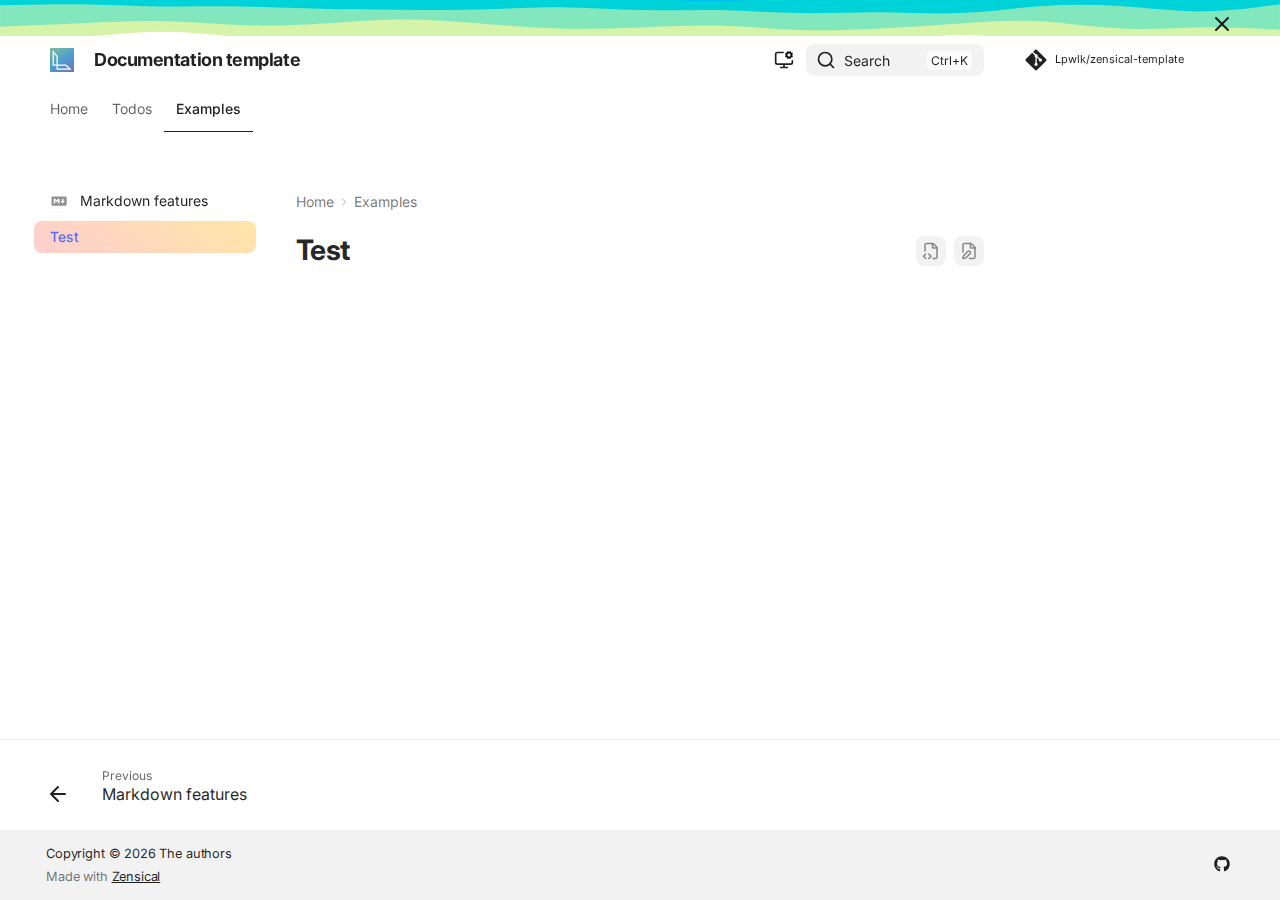
<file: site/Examples/test/index.html>
<!doctype html>
<html lang="en" class="no-js">
  <head>
    
      <meta charset="utf-8">
      <meta name="viewport" content="width=device-width,initial-scale=1">
      
        <meta name="description" content="A new project generated from the default template project.">
      
      
        <meta name="author" content="Loïc Pawlicki | @Lpwlk">
      
      
      
        <link rel="prev" href="../markdown/">
      
      
      
        
      
      
      <link rel="icon" href="../../assets/logo-minimal-dark_favicon.png">
      <meta name="generator" content="zensical-0.0.21">
    
    
      
        <title>Test - Documentation template</title>
      
    
    
      
        
      
      <link rel="stylesheet" href="../../assets/stylesheets/modern/main.f28b7ce3.min.css">
      
        
          
        
        <link rel="stylesheet" href="../../assets/stylesheets/modern/palette.dfe2e883.min.css">
      
      


    
    
      
    
    
      
        
        
        <link rel="preconnect" href="https://fonts.gstatic.com" crossorigin>
        <link rel="stylesheet" href="https://fonts.googleapis.com/css?family=Inter:300,300i,400,400i,500,500i,700,700i%7CJetbrains+Mono:400,400i,700,700i&display=fallback">
        <style>:root{--md-text-font:"Inter";--md-code-font:"Jetbrains Mono"}</style>
      
    
    
      <link rel="stylesheet" href="../../styles/extra.css">
    
    <script>__md_scope=new URL("../..",location),__md_hash=e=>[...e].reduce(((e,t)=>(e<<5)-e+t.charCodeAt(0)),0),__md_get=(e,t=localStorage,a=__md_scope)=>JSON.parse(t.getItem(a.pathname+"."+e)),__md_set=(e,t,a=localStorage,_=__md_scope)=>{try{a.setItem(_.pathname+"."+e,JSON.stringify(t))}catch(e){}},document.documentElement.setAttribute("data-platform",navigator.platform)</script>
    
      

    
    
  </head>
  
  
    
    
      
    
    
    
    
    <body dir="ltr" data-md-color-scheme="default" data-md-color-primary="indigo" data-md-color-accent="indigo">
  
    
    <input class="md-toggle" data-md-toggle="drawer" type="checkbox" id="__drawer" autocomplete="off">
    <input class="md-toggle" data-md-toggle="search" type="checkbox" id="__search" autocomplete="off">
    <label class="md-overlay" for="__drawer"></label>
    <div data-md-component="skip">
      
    </div>
    <div data-md-component="announce">
      
        <aside class="md-banner">
          <div class="md-banner__inner md-grid md-typeset">
            
              <button class="md-banner__button md-icon" aria-label="Don't show this again">
                
                <svg xmlns="http://www.w3.org/2000/svg" fill="none" stroke="currentColor" stroke-linecap="round" stroke-linejoin="round" stroke-width="2" class="lucide lucide-x" viewBox="0 0 24 24"><path d="M18 6 6 18M6 6l12 12"/></svg>
              </button>
            
            
    
          </div>
          
            <script>var el=document.querySelector("[data-md-component=announce]");if(el){var content=el.querySelector(".md-typeset");__md_hash(content.innerHTML)===__md_get("__announce")&&(el.hidden=!0)}</script>
          
        </aside>
      
    </div>
    
    
      
<!--
  Copyright (c) 2025 Zensical and contributors

  SPDX-License-Identifier: MIT
  Third-party contributions licensed under DCO

  Permission is hereby granted, free of charge, to any person obtaining a copy
  of this software and associated documentation files (the "Software"), to
  deal in the Software without restriction, including without limitation the
  rights to use, copy, modify, merge, publish, distribute, sublicense, and/or
  sell copies of the Software, and to permit persons to whom the Software is
  furnished to do so, subject to the following conditions:

  The above copyright notice and this permission notice shall be included in
  all copies or substantial portions of the Software.

  THE SOFTWARE IS PROVIDED "AS IS", WITHOUT WARRANTY OF ANY KIND, EXPRESS OR
  IMPLIED, INCLUDING BUT NOT LIMITED TO THE WARRANTIES OF MERCHANTABILITY,
  FITNESS FOR A PARTICULAR PURPOSE AND NON-INFRINGEMENT. IN NO EVENT SHALL THE
  AUTHORS OR COPYRIGHT HOLDERS BE LIABLE FOR ANY CLAIM, DAMAGES OR OTHER
  LIABILITY, WHETHER IN AN ACTION OF CONTRACT, TORT OR OTHERWISE, ARISING
  FROM, OUT OF OR IN CONNECTION WITH THE SOFTWARE OR THE USE OR OTHER DEALINGS
  IN THE SOFTWARE.
-->

<!-- Determine classes -->


  


<!-- Header -->
<header class="md-header md-header--shadow md-header--lifted" data-md-component="header">

  <nav
    class="md-header__inner md-grid"
    aria-label="Header"
  >
    <!-- Link to home -->
    <a
      href="../.."
      title="Documentation template"
      class="md-header__button md-logo"
      aria-label="Documentation template"
      data-md-component="logo"
    >
      <!--
  Copyright (c) 2016-2025 Martin Donath <martin.donath@squidfunk.com>

  Permission is hereby granted, free of charge, to any person obtaining a copy
  of this software and associated documentation files (the "Software"), to
  deal in the Software without restriction, including without limitation the
  rights to use, copy, modify, merge, publish, distribute, sublicense, and/or
  sell copies of the Software, and to permit persons to whom the Software is
  furnished to do so, subject to the following conditions:

  The above copyright notice and this permission notice shall be included in
  all copies or substantial portions of the Software.

  THE SOFTWARE IS PROVIDED "AS IS", WITHOUT WARRANTY OF ANY KIND, EXPRESS OR
  IMPLIED, INCLUDING BUT NOT LIMITED TO THE WARRANTIES OF MERCHANTABILITY,
  FITNESS FOR A PARTICULAR PURPOSE AND NON-INFRINGEMENT. IN NO EVENT SHALL THE
  AUTHORS OR COPYRIGHT HOLDERS BE LIABLE FOR ANY CLAIM, DAMAGES OR OTHER
  LIABILITY, WHETHER IN AN ACTION OF CONTRACT, TORT OR OTHERWISE, ARISING
  FROM, OUT OF OR IN CONNECTION WITH THE SOFTWARE OR THE USE OR OTHER DEALINGS
  IN THE SOFTWARE.
-->

<!-- Logo -->


<img id="logo_light_mode" src="../../assets/logo-plain-light.svg" alt="logo">
<img id="logo_dark_mode" src="../../assets/logo-plain-dark.svg" alt="logo">




    </a>

    <!-- Button to open drawer -->
    <label class="md-header__button md-icon" for="__drawer">
      
      <svg xmlns="http://www.w3.org/2000/svg" fill="none" stroke="currentColor" stroke-linecap="round" stroke-linejoin="round" stroke-width="2" class="lucide lucide-menu" viewBox="0 0 24 24"><path d="M4 5h16M4 12h16M4 19h16"/></svg>
    </label>

    <!-- Header title -->
    <div class="md-header__title" data-md-component="header-title">
      <div class="md-header__ellipsis">
        <div class="md-header__topic">
          <span class="md-ellipsis">
            Documentation template
          </span>
        </div>
        <div class="md-header__topic" data-md-component="header-topic">
          <span class="md-ellipsis">
            
              Test
            
          </span>
        </div>
      </div>
    </div>

    <!-- Color palette toggle -->
    
      
        <form class="md-header__option" data-md-component="palette">
  
    
    
    
    <input class="md-option" data-md-color-media="(prefers-color-scheme)" data-md-color-scheme="default" data-md-color-primary="indigo" data-md-color-accent="indigo"  aria-label="Switch to dark mode"  type="radio" name="__palette" id="__palette_0">
    
      <label class="md-header__button md-icon" title="Switch to dark mode" for="__palette_1" hidden>
        <svg xmlns="http://www.w3.org/2000/svg" fill="none" stroke="currentColor" stroke-linecap="round" stroke-linejoin="round" stroke-width="2" class="lucide lucide-monitor-cog" viewBox="0 0 24 24"><path d="M12 17v4M14.305 7.53l.923-.382M15.228 4.852l-.923-.383M16.852 3.228l-.383-.924M16.852 8.772l-.383.923M19.148 3.228l.383-.924M19.53 9.696l-.382-.924M20.772 4.852l.924-.383M20.772 7.148l.924.383M22 13v2a2 2 0 0 1-2 2H4a2 2 0 0 1-2-2V5a2 2 0 0 1 2-2h7M8 21h8"/><circle cx="18" cy="6" r="3"/></svg>
      </label>
    
  
    
    
    
    <input class="md-option" data-md-color-media="(prefers-color-scheme: dark)" data-md-color-scheme="slate" data-md-color-primary="custom" data-md-color-accent="custom"  aria-label="Switch to light mode"  type="radio" name="__palette" id="__palette_1">
    
      <label class="md-header__button md-icon" title="Switch to light mode" for="__palette_2" hidden>
        <svg xmlns="http://www.w3.org/2000/svg" fill="none" stroke="currentColor" stroke-linecap="round" stroke-linejoin="round" stroke-width="2" class="lucide lucide-moon" viewBox="0 0 24 24"><path d="M20.985 12.486a9 9 0 1 1-9.473-9.472c.405-.022.617.46.402.803a6 6 0 0 0 8.268 8.268c.344-.215.825-.004.803.401"/></svg>
      </label>
    
  
    
    
    
    <input class="md-option" data-md-color-media="(prefers-color-scheme: light)" data-md-color-scheme="default" data-md-color-primary="custom" data-md-color-accent="custom"  aria-label="Switch to system preferences"  type="radio" name="__palette" id="__palette_2">
    
      <label class="md-header__button md-icon" title="Switch to system preferences" for="__palette_0" hidden>
        <svg xmlns="http://www.w3.org/2000/svg" fill="none" stroke="currentColor" stroke-linecap="round" stroke-linejoin="round" stroke-width="2" class="lucide lucide-sun" viewBox="0 0 24 24"><circle cx="12" cy="12" r="4"/><path d="M12 2v2M12 20v2M4.93 4.93l1.41 1.41M17.66 17.66l1.41 1.41M2 12h2M20 12h2M6.34 17.66l-1.41 1.41M19.07 4.93l-1.41 1.41"/></svg>
      </label>
    
  
</form>
      
    

    <!-- User preference: color palette -->
    
      <script>var palette=__md_get("__palette");if(palette&&palette.color){if("(prefers-color-scheme)"===palette.color.media){var media=matchMedia("(prefers-color-scheme: light)"),input=document.querySelector(media.matches?"[data-md-color-media='(prefers-color-scheme: light)']":"[data-md-color-media='(prefers-color-scheme: dark)']");palette.color.media=input.getAttribute("data-md-color-media"),palette.color.scheme=input.getAttribute("data-md-color-scheme"),palette.color.primary=input.getAttribute("data-md-color-primary"),palette.color.accent=input.getAttribute("data-md-color-accent")}for(var[key,value]of Object.entries(palette.color))document.body.setAttribute("data-md-color-"+key,value)}</script>
    

    <!-- Site language selector -->
    

    <!-- Button to open search modal -->
    
      

      <!-- Check if search is actually enabled - see https://t.ly/DT_0V -->
      
        <label class="md-header__button md-icon" for="__search">
          
          <svg xmlns="http://www.w3.org/2000/svg" fill="none" stroke="currentColor" stroke-linecap="round" stroke-linejoin="round" stroke-width="2" class="lucide lucide-search" viewBox="0 0 24 24"><path d="m21 21-4.34-4.34"/><circle cx="11" cy="11" r="8"/></svg>
        </label>

        <!-- Search interface -->
        <div class="md-search" data-md-component="search" role="dialog" aria-label="Search">
  <button type="button" class="md-search__button">
    Search
  </button>
</div>
      
    

    <!-- Repository information -->
    <div class="md-header__source">
      
        <a href="https://github.com/Lpwlk/zensical-template" title="Go to repository" class="md-source" data-md-component="source">
  <div class="md-source__icon md-icon">
    
    <svg xmlns="http://www.w3.org/2000/svg" viewBox="0 0 448 512"><!--! Font Awesome Free 7.1.0 by @fontawesome - https://fontawesome.com License - https://fontawesome.com/license/free (Icons: CC BY 4.0, Fonts: SIL OFL 1.1, Code: MIT License) Copyright 2025 Fonticons, Inc.--><path fill="currentColor" d="M439.6 236.1 244 40.5c-5.4-5.5-12.8-8.5-20.4-8.5s-15 3-20.4 8.4L162.5 81l51.5 51.5c27.1-9.1 52.7 16.8 43.4 43.7l49.7 49.7c34.2-11.8 61.2 31 35.5 56.7-26.5 26.5-70.2-2.9-56-37.3L240.3 199v121.9c25.3 12.5 22.3 41.8 9.1 55-6.4 6.4-15.2 10.1-24.3 10.1s-17.8-3.6-24.3-10.1c-17.6-17.6-11.1-46.9 11.2-56v-123c-20.8-8.5-24.6-30.7-18.6-45L142.6 101 8.5 235.1C3 240.6 0 247.9 0 255.5s3 15 8.5 20.4l195.6 195.7c5.4 5.4 12.7 8.4 20.4 8.4s15-3 20.4-8.4l194.7-194.7c5.4-5.4 8.4-12.8 8.4-20.4s-3-15-8.4-20.4"/></svg>
  </div>
  <div class="md-source__repository">
    Lpwlk/zensical-template
  </div>
</a>
      
    </div>
  </nav>

  <!-- Navigation tabs (sticky) -->
  
    
      
<nav class="md-tabs" aria-label="Tabs" data-md-component="tabs">
  <div class="md-grid">
    <ul class="md-tabs__list">
      
        
  
  
  
  
    <li class="md-tabs__item">
      <a href="../.." class="md-tabs__link">
        
  
  Home

      </a>
    </li>
  

      
        
  
  
  
  
    <li class="md-tabs__item">
      <a href="../../TODO/" class="md-tabs__link">
        
  
  Todos

      </a>
    </li>
  

      
        
  
  
  
    
  
  
    
    
      <li class="md-tabs__item md-tabs__item--active">
        <a href="../markdown/" class="md-tabs__link">
          
  
  Examples

        </a>
      </li>
    
  

      
    </ul>
  </div>
</nav>
    
  
</header>
    
    <div class="md-container" data-md-component="container">
      
      
        
      
      <main class="md-main" data-md-component="main">
        <div class="md-main__inner md-grid">
          
            
              
              <div class="md-sidebar md-sidebar--primary" data-md-component="sidebar" data-md-type="navigation" >
                <div class="md-sidebar__scrollwrap">
                  <div class="md-sidebar__inner">
                    


  


<nav class="md-nav md-nav--primary md-nav--lifted" aria-label="Navigation" data-md-level="0">
  <label class="md-nav__title" for="__drawer">
    <a href="../.." title="Documentation template" class="md-nav__button md-logo" aria-label="Documentation template" data-md-component="logo">
      <!--
  Copyright (c) 2016-2025 Martin Donath <martin.donath@squidfunk.com>

  Permission is hereby granted, free of charge, to any person obtaining a copy
  of this software and associated documentation files (the "Software"), to
  deal in the Software without restriction, including without limitation the
  rights to use, copy, modify, merge, publish, distribute, sublicense, and/or
  sell copies of the Software, and to permit persons to whom the Software is
  furnished to do so, subject to the following conditions:

  The above copyright notice and this permission notice shall be included in
  all copies or substantial portions of the Software.

  THE SOFTWARE IS PROVIDED "AS IS", WITHOUT WARRANTY OF ANY KIND, EXPRESS OR
  IMPLIED, INCLUDING BUT NOT LIMITED TO THE WARRANTIES OF MERCHANTABILITY,
  FITNESS FOR A PARTICULAR PURPOSE AND NON-INFRINGEMENT. IN NO EVENT SHALL THE
  AUTHORS OR COPYRIGHT HOLDERS BE LIABLE FOR ANY CLAIM, DAMAGES OR OTHER
  LIABILITY, WHETHER IN AN ACTION OF CONTRACT, TORT OR OTHERWISE, ARISING
  FROM, OUT OF OR IN CONNECTION WITH THE SOFTWARE OR THE USE OR OTHER DEALINGS
  IN THE SOFTWARE.
-->

<!-- Logo -->


<img id="logo_light_mode" src="../../assets/logo-plain-light.svg" alt="logo">
<img id="logo_dark_mode" src="../../assets/logo-plain-dark.svg" alt="logo">



    </a>
    Documentation template
  </label>
  
    <div class="md-nav__source">
      <a href="https://github.com/Lpwlk/zensical-template" title="Go to repository" class="md-source" data-md-component="source">
  <div class="md-source__icon md-icon">
    
    <svg xmlns="http://www.w3.org/2000/svg" viewBox="0 0 448 512"><!--! Font Awesome Free 7.1.0 by @fontawesome - https://fontawesome.com License - https://fontawesome.com/license/free (Icons: CC BY 4.0, Fonts: SIL OFL 1.1, Code: MIT License) Copyright 2025 Fonticons, Inc.--><path fill="currentColor" d="M439.6 236.1 244 40.5c-5.4-5.5-12.8-8.5-20.4-8.5s-15 3-20.4 8.4L162.5 81l51.5 51.5c27.1-9.1 52.7 16.8 43.4 43.7l49.7 49.7c34.2-11.8 61.2 31 35.5 56.7-26.5 26.5-70.2-2.9-56-37.3L240.3 199v121.9c25.3 12.5 22.3 41.8 9.1 55-6.4 6.4-15.2 10.1-24.3 10.1s-17.8-3.6-24.3-10.1c-17.6-17.6-11.1-46.9 11.2-56v-123c-20.8-8.5-24.6-30.7-18.6-45L142.6 101 8.5 235.1C3 240.6 0 247.9 0 255.5s3 15 8.5 20.4l195.6 195.7c5.4 5.4 12.7 8.4 20.4 8.4s15-3 20.4-8.4l194.7-194.7c5.4-5.4 8.4-12.8 8.4-20.4s-3-15-8.4-20.4"/></svg>
  </div>
  <div class="md-source__repository">
    Lpwlk/zensical-template
  </div>
</a>
    </div>
  
  <ul class="md-nav__list" data-md-scrollfix>
    
      
      
  
  
  
  
    <li class="md-nav__item">
      <a href="../.." class="md-nav__link">
        
  
  
  <span class="md-ellipsis">
    
  
    Home
  

    
  </span>
  
  

      </a>
    </li>
  

    
      
      
  
  
  
  
    <li class="md-nav__item">
      <a href="../../TODO/" class="md-nav__link">
        
  
  
  <span class="md-ellipsis">
    
  
    Todos
  

    
  </span>
  
  

      </a>
    </li>
  

    
      
      
  
  
    
  
  
  
    
    
      
        
      
        
      
    
    
    
      
        
        
      
      
        
      
    
    
    <li class="md-nav__item md-nav__item--active md-nav__item--section md-nav__item--nested">
      
        
        
        <input class="md-nav__toggle md-toggle " type="checkbox" id="__nav_3" checked>
        
          
          <label class="md-nav__link" for="__nav_3" id="__nav_3_label" tabindex="">
            
  
  
  <span class="md-ellipsis">
    
  
    Examples
  

    
  </span>
  
  

            <span class="md-nav__icon md-icon"></span>
          </label>
        
        <nav class="md-nav" data-md-level="1" aria-labelledby="__nav_3_label" aria-expanded="true">
          <label class="md-nav__title" for="__nav_3">
            <span class="md-nav__icon md-icon"></span>
            
  
    Examples
  

          </label>
          <ul class="md-nav__list" data-md-scrollfix>
            
              
                
  
  
  
  
    <li class="md-nav__item">
      <a href="../markdown/" class="md-nav__link">
        
  
  
    <svg xmlns="http://www.w3.org/2000/svg" viewBox="0 0 24 24"><path d="M20.56 18H3.44C2.65 18 2 17.37 2 16.59V7.41C2 6.63 2.65 6 3.44 6h17.12c.79 0 1.44.63 1.44 1.41v9.18c0 .78-.65 1.41-1.44 1.41M6.81 15.19v-3.66l1.92 2.35 1.92-2.35v3.66h1.93V8.81h-1.93l-1.92 2.35-1.92-2.35H4.89v6.38zM19.69 12h-1.92V8.81h-1.92V12h-1.93l2.89 3.28z"/></svg>
  
  <span class="md-ellipsis">
    
  
    Markdown features
  

    
  </span>
  
  

      </a>
    </li>
  

              
            
              
                
  
  
    
  
  
  
    <li class="md-nav__item md-nav__item--active">
      
      <input class="md-nav__toggle md-toggle" type="checkbox" id="__toc">
      
      
      
      <a href="./" class="md-nav__link md-nav__link--active">
        
  
  
  <span class="md-ellipsis">
    
  
    Test
  

    
  </span>
  
  

      </a>
      
    </li>
  

              
            
          </ul>
        </nav>
      
    </li>
  

    
  </ul>
</nav>
                  </div>
                </div>
              </div>
            
            
              
              <div class="md-sidebar md-sidebar--secondary" data-md-component="sidebar" data-md-type="toc" >
                <div class="md-sidebar__scrollwrap">
                  <div class="md-sidebar__inner">
                    


<nav class="md-nav md-nav--secondary" aria-label="On this page">
  
  
  
  
</nav>
                  </div>
                </div>
              </div>
            
          
          
    <!-- Add scripts that need to run before here -->
    
            <div class="md-content" data-md-component="content">
              
                



  


  <nav class="md-path" aria-label="Navigation" >
    <ol class="md-path__list">
      
        
  
  
    <li class="md-path__item">
      <a href="../.." class="md-path__link">
        
  <span class="md-ellipsis">
    Home
  </span>

      </a>
    </li>
  

      
      
        
  
  
    
    
      <li class="md-path__item">
        <a href="../markdown/" class="md-path__link">
          
  <span class="md-ellipsis">
    Examples
  </span>

        </a>
      </li>
    
  

      
    </ol>
  </nav>

              
              <article class="md-content__inner md-typeset">
                
                  
  
    <a href="https://github.com/Lpwlk/zensical-template/edit/master/docs/Examples/test.md" title="Edit this page" class="md-content__button md-icon" rel="edit">
      
      <svg xmlns="http://www.w3.org/2000/svg" fill="none" stroke="currentColor" stroke-linecap="round" stroke-linejoin="round" stroke-width="2" class="lucide lucide-file-pen" viewBox="0 0 24 24"><path d="M12.659 22H18a2 2 0 0 0 2-2V8a2.4 2.4 0 0 0-.706-1.706l-3.588-3.588A2.4 2.4 0 0 0 14 2H6a2 2 0 0 0-2 2v9.34"/><path d="M14 2v5a1 1 0 0 0 1 1h5M10.378 12.622a1 1 0 0 1 3 3.003L8.36 20.637a2 2 0 0 1-.854.506l-2.867.837a.5.5 0 0 1-.62-.62l.836-2.869a2 2 0 0 1 .506-.853z"/></svg>
    </a>
  
  
    
      
    
    <a href="https://github.com/Lpwlk/zensical-template/raw/master/docs/Examples/test.md" title="View source of this page" class="md-content__button md-icon">
      
      <svg xmlns="http://www.w3.org/2000/svg" fill="none" stroke="currentColor" stroke-linecap="round" stroke-linejoin="round" stroke-width="2" class="lucide lucide-file-code-2" viewBox="0 0 24 24"><path d="M4 12.15V4a2 2 0 0 1 2-2h8a2.4 2.4 0 0 1 1.706.706l3.588 3.588A2.4 2.4 0 0 1 20 8v12a2 2 0 0 1-2 2h-3.35"/><path d="M14 2v5a1 1 0 0 0 1 1h5M5 16l-3 3 3 3M9 22l3-3-3-3"/></svg>
    </a>
  


  <h1>Test</h1>
















                
              </article>
            </div>
          
    <!-- Add scripts that need to run afterwards here -->

          
  <script>var tabs=__md_get("__tabs");if(Array.isArray(tabs))e:for(var set of document.querySelectorAll(".tabbed-set")){var labels=set.querySelector(".tabbed-labels");for(var tab of tabs)for(var label of labels.getElementsByTagName("label"))if(label.innerText.trim()===tab){var input=document.getElementById(label.htmlFor);input.checked=!0;continue e}}</script>

<script>var target=document.getElementById(location.hash.slice(1));target&&target.name&&(target.checked=target.name.startsWith("__tabbed_"))</script>
        </div>
        
          <button type="button" class="md-top md-icon" data-md-component="top" hidden>
  
  <svg xmlns="http://www.w3.org/2000/svg" fill="none" stroke="currentColor" stroke-linecap="round" stroke-linejoin="round" stroke-width="2" class="lucide lucide-circle-arrow-up" viewBox="0 0 24 24"><circle cx="12" cy="12" r="10"/><path d="m16 12-4-4-4 4M12 16V8"/></svg>
  Back to top
</button>
        
      </main>
      
        <footer class="md-footer">
  
    
      
      <nav class="md-footer__inner md-grid" aria-label="Footer" >
        
          
          <a href="../markdown/" class="md-footer__link md-footer__link--prev" aria-label="Previous: Markdown features">
            <div class="md-footer__button md-icon">
              
              <svg xmlns="http://www.w3.org/2000/svg" fill="none" stroke="currentColor" stroke-linecap="round" stroke-linejoin="round" stroke-width="2" class="lucide lucide-arrow-left" viewBox="0 0 24 24"><path d="m12 19-7-7 7-7M19 12H5"/></svg>
            </div>
            <div class="md-footer__title">
              <span class="md-footer__direction">
                Previous
              </span>
              <div class="md-ellipsis">
                Markdown features
              </div>
            </div>
          </a>
        
        
      </nav>
    
  
  <div class="md-footer-meta md-typeset">
    <div class="md-footer-meta__inner md-grid">
      <div class="md-copyright">
  
    <div class="md-copyright__highlight">
      Copyright &copy; 2026 The authors

    </div>
  
  
    Made with
    <a href="https://zensical.org/" target="_blank" rel="noopener">
      Zensical
    </a>
  
</div>
      
        
<div class="md-social">
  
    
    
    
    
      
      
    
    <a href="https://github.com/Lpwlk" target="_blank" rel="noopener" title="github.com" class="md-social__link">
      <svg xmlns="http://www.w3.org/2000/svg" viewBox="0 0 512 512"><!--! Font Awesome Free 7.1.0 by @fontawesome - https://fontawesome.com License - https://fontawesome.com/license/free (Icons: CC BY 4.0, Fonts: SIL OFL 1.1, Code: MIT License) Copyright 2025 Fonticons, Inc.--><path fill="currentColor" d="M173.9 397.4c0 2-2.3 3.6-5.2 3.6-3.3.3-5.6-1.3-5.6-3.6 0-2 2.3-3.6 5.2-3.6 3-.3 5.6 1.3 5.6 3.6m-31.1-4.5c-.7 2 1.3 4.3 4.3 4.9 2.6 1 5.6 0 6.2-2s-1.3-4.3-4.3-5.2c-2.6-.7-5.5.3-6.2 2.3m44.2-1.7c-2.9.7-4.9 2.6-4.6 4.9.3 2 2.9 3.3 5.9 2.6 2.9-.7 4.9-2.6 4.6-4.6-.3-1.9-3-3.2-5.9-2.9M252.8 8C114.1 8 8 113.3 8 252c0 110.9 69.8 205.8 169.5 239.2 12.8 2.3 17.3-5.6 17.3-12.1 0-6.2-.3-40.4-.3-61.4 0 0-70 15-84.7-29.8 0 0-11.4-29.1-27.8-36.6 0 0-22.9-15.7 1.6-15.4 0 0 24.9 2 38.6 25.8 21.9 38.6 58.6 27.5 72.9 20.9 2.3-16 8.8-27.1 16-33.7-55.9-6.2-112.3-14.3-112.3-110.5 0-27.5 7.6-41.3 23.6-58.9-2.6-6.5-11.1-33.3 2.6-67.9 20.9-6.5 69 27 69 27 20-5.6 41.5-8.5 62.8-8.5s42.8 2.9 62.8 8.5c0 0 48.1-33.6 69-27 13.7 34.7 5.2 61.4 2.6 67.9 16 17.7 25.8 31.5 25.8 58.9 0 96.5-58.9 104.2-114.8 110.5 9.2 7.9 17 22.9 17 46.4 0 33.7-.3 75.4-.3 83.6 0 6.5 4.6 14.4 17.3 12.1C436.2 457.8 504 362.9 504 252 504 113.3 391.5 8 252.8 8M105.2 352.9c-1.3 1-1 3.3.7 5.2 1.6 1.6 3.9 2.3 5.2 1 1.3-1 1-3.3-.7-5.2-1.6-1.6-3.9-2.3-5.2-1m-10.8-8.1c-.7 1.3.3 2.9 2.3 3.9 1.6 1 3.6.7 4.3-.7.7-1.3-.3-2.9-2.3-3.9-2-.6-3.6-.3-4.3.7m32.4 35.6c-1.6 1.3-1 4.3 1.3 6.2 2.3 2.3 5.2 2.6 6.5 1 1.3-1.3.7-4.3-1.3-6.2-2.2-2.3-5.2-2.6-6.5-1m-11.4-14.7c-1.6 1-1.6 3.6 0 5.9s4.3 3.3 5.6 2.3c1.6-1.3 1.6-3.9 0-6.2-1.4-2.3-4-3.3-5.6-2"/></svg>
    </a>
  
</div>
      
    </div>
  </div>
</footer>
      
    </div>
    <div class="md-dialog" data-md-component="dialog">
      <div class="md-dialog__inner md-typeset"></div>
    </div>
    
    
    
      
      
      
      <script id="__config" type="application/json">{"annotate":null,"base":"../..","features":["announce.dismiss","content.action.edit","content.action.view","content.code.annotate","content.code.copy","content.code.select","content.footnote.tooltips","content.tabs.link","content.tooltips","navigation.footer","navigation.indexes","navigation.instant","navigation.instant.prefetch","navigation.path","navigation.sections","navigation.tabs","navigation.tabs.sticky","navigation.top","navigation.tracking","search.highlight"],"search":"../../assets/javascripts/workers/search.e2d2d235.min.js","tags":null,"translations":{"clipboard.copied":"Copied to clipboard","clipboard.copy":"Copy to clipboard","search.result.more.one":"1 more on this page","search.result.more.other":"# more on this page","search.result.none":"No matching documents","search.result.one":"1 matching document","search.result.other":"# matching documents","search.result.placeholder":"Type to start searching","search.result.term.missing":"Missing","select.version":"Select version"},"version":null}</script>
    
    
      <script src="../../assets/javascripts/bundle.36a64b72.min.js"></script>
      
        <script src="../../scripts/extra.js"></script>
      
    
  </body>
</html>
</file>
<file: site/styles/extra.css>
#logo_light_mode {
    display: var(--md-header-logo-light-mode);
}

#logo_dark_mode {
    display: var(--md-header-logo-dark-mode);
}

[data-md-color-scheme=default] {
    /* --md-bg-color: rgb(255, 0, 0);
    --md-primary-fg-color: rgb(255, 0, 0);
    --md-accent-fg-color: rgb(255, 0, 0);
    --md-accent-bg-color: rgb(255, 0, 0);
    --md-accent--color: rgb(255, 0, 0);
 */
    --md-header-logo-dark-mode:  none;
    --md-header-logo-light-mode: block;
}

[data-md-color-scheme=slate] {
    /* --md-bg-color: rgb(255, 0, 0);
    --md-primary-fg-color: rgb(255, 0, 0);
    --md-accent-fg-color: rgb(255, 0, 0);
    --md-accent-bg-color: rgb(255, 0, 0);
    --md-accent--color: rgb(255, 0, 0);
 */

    --md-header-logo-dark-mode:  block;
    --md-header-logo-light-mode: none;    
}
.textbox {
    background: transperent;
    backdrop-filter: blur(10px);
    border: 1px solid gray;
    border-radius: 10px;
}

/* Banner background gradients */
[data-md-color-scheme=default] .md-banner {
    /* background: linear-gradient(90deg, rgb(215, 235, 211) 36%, rgb(147, 184, 243) 95%); */
    background-image: url("../assets/layered-waves-haikei (3).svg");

    background-size:     cover;                      /* <------ */
    background-repeat:   no-repeat;
    background-position: center center;              /* optional, center the image */

    background-color: rgba(0, 0, 0, 0);
}

[data-md-color-scheme=slate] .md-banner {
    background: linear-gradient(90deg,#e09a54,#f9ecac);
    /* background-image: url("../assets/dark-banner.svg"); */
}

/* Buttons background gradient */
[data-md-color-scheme=default] .md-button--primary {
  background: linear-gradient(90deg, rgb(161, 215, 149) 36%, rgb(147, 184, 243) 95%);
}

[data-md-color-scheme=slate] .md-button--primary {
  background: linear-gradient(90deg,rgb(224, 154, 84),rgb(249, 236, 172));
}

/* Nav items style */
[data-md-color-scheme=default] .md-nav--primary .md-nav__item .md-nav__link--active {
    background: linear-gradient(35deg,rgba(255, 138, 140, 0.42),rgba(255, 192, 32, 0.4));
}

[data-md-color-scheme=slate] .md-nav--primary .md-nav__item .md-nav__link--active {
    background: var(--main-color);
}
</file>
<file: site/assets/stylesheets/modern/main.f28b7ce3.min.css>
@charset "UTF-8";html{-webkit-text-size-adjust:none;-moz-text-size-adjust:none;text-size-adjust:none;box-sizing:border-box}*,:after,:before{box-sizing:inherit}@media (prefers-reduced-motion){*,:after,:before{transition:none!important}}body{margin:0}a,button,input,label{-webkit-tap-highlight-color:transparent}a{color:inherit;text-decoration:none}hr{border:0;box-sizing:initial;display:block;height:.05rem;overflow:visible;padding:0}small{font-size:80%}sub,sup{line-height:1em}img{border-style:none}table{border-collapse:initial;border-spacing:0}td,th{font-weight:400;vertical-align:top}button{background:#0000;border:0;font-family:inherit;font-size:inherit;margin:0;padding:0}input{border:0;outline:none}:root{--md-primary-fg-color:#4051b5;--md-primary-fg-color--light:#5d6cc0;--md-primary-fg-color--dark:#303fa1;--md-primary-bg-color:#fff;--md-primary-bg-color--light:#ffffffb3;--md-accent-fg-color:#526cfe;--md-accent-fg-color--transparent:#526cfe1a;--md-accent-bg-color:#fff;--md-accent-bg-color--light:#ffffffb3}[data-md-color-scheme=default]{color-scheme:light}[data-md-color-scheme=default] img[src$="#gh-dark-mode-only"],[data-md-color-scheme=default] img[src$="#only-dark"]{display:none}:root,[data-md-color-scheme=default]{--md-hue:225deg;--md-default-fg-color:#000000de;--md-default-fg-color--light:#0000008c;--md-default-fg-color--lighter:#00000052;--md-default-fg-color--lightest:#0000000d;--md-default-bg-color:#fff;--md-default-bg-color--light:#ffffffb3;--md-default-bg-color--lighter:#ffffff4d;--md-default-bg-color--lightest:#ffffff1f;--md-code-fg-color:#36464e;--md-code-bg-color:#f5f5f5;--md-code-bg-color--light:#f5f5f5b3;--md-code-bg-color--lighter:#f5f5f54d;--md-code-hl-color:#4287ff;--md-code-hl-color--light:#4287ff1a;--md-code-hl-number-color:#d52a2a;--md-code-hl-special-color:#db1457;--md-code-hl-function-color:#a846b9;--md-code-hl-constant-color:#6e59d9;--md-code-hl-keyword-color:#3f6ec6;--md-code-hl-string-color:#1c7d4d;--md-code-hl-name-color:var(--md-code-fg-color);--md-code-hl-operator-color:var(--md-default-fg-color--light);--md-code-hl-punctuation-color:var(--md-default-fg-color--light);--md-code-hl-comment-color:var(--md-default-fg-color--light);--md-code-hl-generic-color:var(--md-default-fg-color--light);--md-code-hl-variable-color:var(--md-default-fg-color--light);--md-typeset-color:var(--md-default-fg-color);--md-typeset-a-color:var(--md-primary-fg-color);--md-typeset-del-color:#f5503d26;--md-typeset-ins-color:#0bd57026;--md-typeset-kbd-color:#fafafa;--md-typeset-kbd-accent-color:#fff;--md-typeset-kbd-border-color:#b8b8b8;--md-typeset-mark-color:#ffff0080;--md-typeset-table-color:#0000001f;--md-typeset-table-color--light:rgba(0,0,0,.035);--md-admonition-fg-color:var(--md-default-fg-color);--md-admonition-bg-color:var(--md-default-bg-color);--md-warning-fg-color:#000000de;--md-warning-bg-color:#ff9;--md-shadow-z1:0 0.2rem 0.5rem #0000000d,0 0 0.05rem #0000001a;--md-shadow-z2:0 0.2rem 0.5rem #0000001a,0 0 0.05rem #00000040;--md-shadow-z3:0 0.2rem 0.5rem #0003,0 0 0.05rem #00000059;--color-foreground:0 0 0;--color-background:255 255 255;--color-background-subtle:240 240 240;--color-backdrop:255 255 255}.md-icon svg{fill:currentcolor;display:block;height:1.2rem;width:1.2rem}.md-icon svg.lucide{fill:#0000;stroke:currentcolor}body{-webkit-font-smoothing:antialiased;-moz-osx-font-smoothing:grayscale;--md-text-font-family:var(--md-text-font,_),-apple-system,BlinkMacSystemFont,Helvetica,Arial,sans-serif;--md-code-font-family:var(--md-code-font,_),SFMono-Regular,Consolas,Menlo,monospace}aside,body,input{font-feature-settings:"kern","liga";color:var(--md-typeset-color);font-family:var(--md-text-font-family)}code,kbd,pre{font-feature-settings:"kern";font-family:var(--md-code-font-family)}:root{--md-typeset-table-sort-icon:url('data:image/svg+xml;charset=utf-8,<svg xmlns="http://www.w3.org/2000/svg" fill="none" stroke="currentColor" stroke-linecap="round" stroke-linejoin="round" stroke-width="2" class="lucide lucide-arrow-down-up" viewBox="0 0 24 24"><path d="m3 16 4 4 4-4m-4 4V4m14 4-4-4-4 4m4-4v16"/></svg>');--md-typeset-table-sort-icon--asc:url('data:image/svg+xml;charset=utf-8,<svg xmlns="http://www.w3.org/2000/svg" fill="none" stroke="currentColor" stroke-linecap="round" stroke-linejoin="round" stroke-width="2" class="lucide lucide-arrow-down-narrow-wide" viewBox="0 0 24 24"><path d="m3 16 4 4 4-4m-4 4V4m4 0h4m-4 4h7m-7 4h10"/></svg>');--md-typeset-table-sort-icon--desc:url('data:image/svg+xml;charset=utf-8,<svg xmlns="http://www.w3.org/2000/svg" fill="none" stroke="currentColor" stroke-linecap="round" stroke-linejoin="round" stroke-width="2" class="lucide lucide-arrow-up-narrow-wide" viewBox="0 0 24 24"><path d="m3 8 4-4 4 4M7 4v16m4-8h4m-4 4h7m-7 4h10"/></svg>');--md-typeset-preview-icon:url('data:image/svg+xml;charset=utf-8,<svg xmlns="http://www.w3.org/2000/svg" fill="none" stroke="currentColor" stroke-linecap="round" stroke-linejoin="round" stroke-width="2" class="lucide lucide-mouse-pointer-2" viewBox="0 0 24 24"><path d="M4.037 4.688a.495.495 0 0 1 .651-.651l16 6.5a.5.5 0 0 1-.063.947l-6.124 1.58a2 2 0 0 0-1.438 1.435l-1.579 6.126a.5.5 0 0 1-.947.063z"/></svg>')}.md-typeset{-webkit-print-color-adjust:exact;color-adjust:exact;font-size:.75rem;letter-spacing:-.01em;line-height:1.8;overflow-wrap:break-word}@media print{.md-typeset{font-size:.68rem}}.md-typeset blockquote,.md-typeset dl,.md-typeset figure,.md-typeset ol,.md-typeset pre,.md-typeset ul{margin-bottom:1em;margin-top:1em}.md-typeset h1{color:var(--md-default-fg-color);font-size:1.875em;line-height:1.3;margin:0 0 1.25em}.md-typeset h1,.md-typeset h2{font-weight:700;letter-spacing:-.025em}.md-typeset h2{font-size:1.5em;line-height:1.4;margin:1.6em 0 .64em}.md-typeset h3{font-size:1.25em;font-weight:700;letter-spacing:-.01em;line-height:1.5;margin:1.6em 0 .8em}.md-typeset h2+h3{margin-top:.8em}.md-typeset h4{font-weight:700;letter-spacing:-.01em;margin:1em 0}.md-typeset h5,.md-typeset h6{color:var(--md-default-fg-color--light);font-size:.8em;font-weight:700;letter-spacing:-.01em;margin:1.25em 0}.md-typeset h5{text-transform:uppercase}.md-typeset h5 code{text-transform:none}.md-typeset hr{border-bottom:.05rem solid var(--md-default-fg-color--lightest);display:flow-root;margin:1.5em 0}.md-typeset a{color:var(--md-typeset-a-color);text-decoration:underline;word-break:break-word}.md-typeset a,.md-typeset a:before{transition:color 125ms}.md-typeset a:focus,.md-typeset a:hover{color:var(--md-accent-fg-color)}.md-typeset a:focus code,.md-typeset a:hover code{background-color:var(--md-accent-fg-color--transparent);color:var(--md-accent-fg-color)}.md-typeset a code{color:var(--md-typeset-a-color)}.md-typeset a.focus-visible{outline-color:var(--md-accent-fg-color);outline-offset:.2rem}.md-typeset code,.md-typeset kbd,.md-typeset pre{color:var(--md-code-fg-color);direction:ltr;font-variant-ligatures:none;transition:background-color 125ms}@media print{.md-typeset code,.md-typeset kbd,.md-typeset pre{white-space:pre-wrap}}.md-typeset code{background-color:var(--md-code-bg-color);border-radius:.2rem;-webkit-box-decoration-break:clone;box-decoration-break:clone;font-size:.85em;padding:0 .2941176471em;transition:color 125ms,background-color 125ms;word-break:break-word}.md-typeset code:not(.focus-visible){-webkit-tap-highlight-color:transparent;outline:none}.md-typeset pre{display:flow-root;line-height:1.4;position:relative}.md-typeset pre>code{border-radius:.4rem;-webkit-box-decoration-break:slice;box-decoration-break:slice;box-shadow:none;display:block;margin:0;outline-color:var(--md-accent-fg-color);overflow:auto;padding:.7720588235em 1.1764705882em;scrollbar-color:var(--md-default-fg-color--lighter) #0000;scrollbar-width:thin;touch-action:auto;word-break:normal}.md-typeset pre>code:hover{scrollbar-color:var(--md-accent-fg-color) #0000}.md-typeset pre>code::-webkit-scrollbar{height:.2rem;width:.2rem}.md-typeset pre>code::-webkit-scrollbar-thumb{background-color:var(--md-default-fg-color--lighter)}.md-typeset pre>code::-webkit-scrollbar-thumb:hover{background-color:var(--md-accent-fg-color)}.md-typeset kbd{border-radius:.2rem;box-shadow:0 0 0 .05rem var(--md-typeset-kbd-border-color),0 .15rem 0 var(--md-typeset-kbd-border-color);color:var(--md-default-fg-color);display:inline-block;font-size:.75em;padding:0 .6666666667em;vertical-align:text-top;word-break:break-word}.md-typeset mark{background-color:var(--md-typeset-mark-color);-webkit-box-decoration-break:clone;box-decoration-break:clone;color:inherit;word-break:break-word}.md-typeset abbr{border-bottom:.05rem dotted var(--md-default-fg-color--light);cursor:help;text-decoration:none}.md-typeset [data-preview]{position:relative}[dir=ltr] .md-typeset [data-preview]:after{margin-left:.125em}[dir=rtl] .md-typeset [data-preview]:after{margin-right:.125em}.md-typeset [data-preview]:after{background-color:currentcolor;content:"";display:inline-block;height:.8em;-webkit-mask-image:var(--md-typeset-preview-icon);mask-image:var(--md-typeset-preview-icon);-webkit-mask-repeat:no-repeat;mask-repeat:no-repeat;-webkit-mask-size:contain;mask-size:contain;transition:background-color 125ms;vertical-align:text-top;width:.8em}.md-typeset small{opacity:.75}[dir=ltr] .md-typeset sub,[dir=ltr] .md-typeset sup{margin-left:.078125em}[dir=rtl] .md-typeset sub,[dir=rtl] .md-typeset sup{margin-right:.078125em}[dir=ltr] .md-typeset blockquote{padding-left:.6rem}[dir=rtl] .md-typeset blockquote{padding-right:.6rem}[dir=ltr] .md-typeset blockquote{border-left:.2rem solid var(--md-default-fg-color--lighter)}[dir=rtl] .md-typeset blockquote{border-right:.2rem solid var(--md-default-fg-color--lighter)}.md-typeset blockquote{color:var(--md-default-fg-color--light);margin-left:0;margin-right:0}.md-typeset ul{list-style-type:disc}.md-typeset ul[type]{list-style-type:revert-layer}[dir=ltr] .md-typeset ol,[dir=ltr] .md-typeset ul{margin-left:.625em}[dir=rtl] .md-typeset ol,[dir=rtl] .md-typeset ul{margin-right:.625em}.md-typeset ol,.md-typeset ul{padding:0}.md-typeset ol:not([hidden]),.md-typeset ul:not([hidden]){display:flow-root}.md-typeset ol ol,.md-typeset ul ol{list-style-type:lower-alpha}.md-typeset ol ol ol,.md-typeset ul ol ol{list-style-type:lower-roman}.md-typeset ol ol ol ol,.md-typeset ul ol ol ol{list-style-type:upper-alpha}.md-typeset ol ol ol ol ol,.md-typeset ul ol ol ol ol{list-style-type:upper-roman}.md-typeset ol[type],.md-typeset ul[type]{list-style-type:revert-layer}[dir=ltr] .md-typeset ol li,[dir=ltr] .md-typeset ul li{margin-left:1.25em}[dir=rtl] .md-typeset ol li,[dir=rtl] .md-typeset ul li{margin-right:1.25em}.md-typeset ol li,.md-typeset ul li{margin-bottom:.5em}.md-typeset ol li blockquote,.md-typeset ol li p,.md-typeset ul li blockquote,.md-typeset ul li p{margin:.5em 0}.md-typeset ol li:last-child,.md-typeset ul li:last-child{margin-bottom:0}[dir=ltr] .md-typeset ol li ol,[dir=ltr] .md-typeset ol li ul,[dir=ltr] .md-typeset ul li ol,[dir=ltr] .md-typeset ul li ul{margin-left:.625em}[dir=rtl] .md-typeset ol li ol,[dir=rtl] .md-typeset ol li ul,[dir=rtl] .md-typeset ul li ol,[dir=rtl] .md-typeset ul li ul{margin-right:.625em}.md-typeset ol li ol,.md-typeset ol li ul,.md-typeset ul li ol,.md-typeset ul li ul{margin-bottom:.5em;margin-top:.5em}[dir=ltr] .md-typeset dd{margin-left:1.875em}[dir=rtl] .md-typeset dd{margin-right:1.875em}.md-typeset dd{margin-bottom:1.5em;margin-top:1em}.md-typeset img,.md-typeset svg,.md-typeset video{height:auto;max-width:100%}.md-typeset img[align=left]{margin:1em 1em 1em 0}.md-typeset img[align=right]{margin:1em 0 1em 1em}.md-typeset img[align]:only-child{margin-top:0}.md-typeset figure{display:flow-root;margin:1em auto;max-width:100%;text-align:center;width:fit-content}.md-typeset figure img{display:block;margin:0 auto}.md-typeset figcaption{font-style:italic;margin:1em auto;max-width:24rem}.md-typeset iframe{max-width:100%}.md-typeset table:not([class]){background-color:var(--md-default-bg-color);border:.05rem solid var(--md-typeset-table-color);border-radius:.1rem;display:inline-block;font-size:.64rem;max-width:100%;overflow:auto;touch-action:auto}@media print{.md-typeset table:not([class]){display:table}}.md-typeset table:not([class])+*{margin-top:1.5em}.md-typeset table:not([class]) td>:first-child,.md-typeset table:not([class]) th>:first-child{margin-top:0}.md-typeset table:not([class]) td>:last-child,.md-typeset table:not([class]) th>:last-child{margin-bottom:0}.md-typeset table:not([class]) td:not([align]),.md-typeset table:not([class]) th:not([align]){text-align:left}[dir=rtl] .md-typeset table:not([class]) td:not([align]),[dir=rtl] .md-typeset table:not([class]) th:not([align]){text-align:right}.md-typeset table:not([class]) th{font-weight:700;min-width:5rem;padding:.9375em 1.25em;vertical-align:top}.md-typeset table:not([class]) td{border-top:.05rem solid var(--md-typeset-table-color);padding:.9375em 1.25em;vertical-align:top}.md-typeset table:not([class]) tbody tr{transition:background-color 125ms}.md-typeset table:not([class]) tbody tr:hover{background-color:var(--md-typeset-table-color--light);box-shadow:0 .05rem 0 var(--md-default-bg-color) inset}.md-typeset table:not([class]) a{word-break:normal}.md-typeset table th[role=columnheader]{cursor:pointer}[dir=ltr] .md-typeset table th[role=columnheader]:after{margin-left:.5em}[dir=rtl] .md-typeset table th[role=columnheader]:after{margin-right:.5em}.md-typeset table th[role=columnheader]:after{content:"";display:inline-block;height:1.2em;-webkit-mask-image:var(--md-typeset-table-sort-icon);mask-image:var(--md-typeset-table-sort-icon);-webkit-mask-repeat:no-repeat;mask-repeat:no-repeat;-webkit-mask-size:contain;mask-size:contain;transition:background-color 125ms;vertical-align:text-bottom;width:1.2em}.md-typeset table th[role=columnheader]:hover:after{background-color:var(--md-default-fg-color--lighter)}.md-typeset table th[role=columnheader][aria-sort=ascending]:after{background-color:var(--md-default-fg-color--light);-webkit-mask-image:var(--md-typeset-table-sort-icon--asc);mask-image:var(--md-typeset-table-sort-icon--asc)}.md-typeset table th[role=columnheader][aria-sort=descending]:after{background-color:var(--md-default-fg-color--light);-webkit-mask-image:var(--md-typeset-table-sort-icon--desc);mask-image:var(--md-typeset-table-sort-icon--desc)}.md-typeset__scrollwrap{margin:1em -.8rem;overflow-x:auto;touch-action:auto}.md-typeset__table{display:inline-block;margin-bottom:.5em;padding:0 .8rem}@media print{.md-typeset__table{display:block}}html .md-typeset__table table{display:table;margin:0;overflow:hidden;width:100%}@media screen and (max-width:44.984375em){.md-content__inner>pre{margin:1em -.8rem}.md-content__inner>pre code{border-radius:0}}.md-banner{background-color:var(--md-accent-fg-color--transparent);color:var(--md-default-fg-color);overflow:auto}@media print{.md-banner{display:none}}.md-banner--warning{background-color:var(--md-warning-bg-color);color:var(--md-warning-fg-color)}.md-banner__inner{font-size:.7rem;margin:.6rem auto;padding:0 .8rem}[dir=ltr] .md-banner__button{float:right}[dir=rtl] .md-banner__button{float:left}.md-banner__button{color:inherit;cursor:pointer;transition:opacity .25s}.no-js .md-banner__button{display:none}.md-banner__button:hover{opacity:.7}html{font-size:125%;height:100%;overflow-x:hidden}@media screen and (min-width:100em){html{font-size:137.5%}}@media screen and (min-width:125em){html{font-size:150%}}body{background-color:var(--md-default-bg-color);display:flex;flex-direction:column;font-size:.5rem;min-height:100%;position:relative;width:100%}@media print{body{display:block}}@media screen and (max-width:59.984375em){body[data-md-scrolllock]{position:fixed}}.md-grid{margin-left:auto;margin-right:auto;max-width:61rem}.md-container{display:flex;flex-direction:column;flex-grow:1}@media print{.md-container{display:block}}.md-main{flex-grow:1}.md-main__inner{display:flex;height:100%;margin-top:1.5rem}.md-ellipsis{overflow:hidden;text-overflow:ellipsis}.md-toggle{display:none}.md-option{height:0;opacity:0;position:absolute;width:0}.md-option:checked+label:not([hidden]){display:block}.md-option.focus-visible+label{outline-color:var(--md-accent-fg-color);outline-style:auto}.md-skip{background-color:var(--md-default-fg-color);border-radius:.1rem;color:var(--md-default-bg-color);font-size:.64rem;margin:.5rem;opacity:0;outline-color:var(--md-accent-fg-color);padding:.3rem .5rem;position:fixed;transform:translateY(.4rem);z-index:-1}.md-skip:focus{opacity:1;transform:translateY(0);transition:transform .25s cubic-bezier(.4,0,.2,1),opacity 175ms 75ms;z-index:10}@page{margin:25mm}:root{--md-clipboard-icon:url('data:image/svg+xml;charset=utf-8,<svg xmlns="http://www.w3.org/2000/svg" fill="none" stroke="currentColor" stroke-linecap="round" stroke-linejoin="round" stroke-width="2" class="lucide lucide-clipboard-copy" viewBox="0 0 24 24"><rect width="8" height="4" x="8" y="2" rx="1" ry="1"/><path d="M8 4H6a2 2 0 0 0-2 2v14a2 2 0 0 0 2 2h12a2 2 0 0 0 2-2v-2M16 4h2a2 2 0 0 1 2 2v4m1 4H11"/><path d="m15 10-4 4 4 4"/></svg>')}.md-clipboard{border-radius:.1rem;color:var(--md-default-fg-color--lightest);cursor:pointer;height:1.5em;outline-color:var(--md-accent-fg-color);outline-offset:.1rem;transition:color .25s;width:1.5em;z-index:1}@media print{.md-clipboard{display:none}}.md-clipboard:not(.focus-visible){-webkit-tap-highlight-color:transparent;outline:none}:hover>.md-clipboard{color:var(--md-default-fg-color--light)}.md-clipboard:focus,.md-clipboard:hover{color:var(--md-accent-fg-color)}.md-clipboard:after{background-color:currentcolor;content:"";display:block;height:1.125em;margin:0 auto;-webkit-mask-image:var(--md-clipboard-icon);mask-image:var(--md-clipboard-icon);-webkit-mask-position:center;mask-position:center;-webkit-mask-repeat:no-repeat;mask-repeat:no-repeat;-webkit-mask-size:contain;mask-size:contain;width:1.125em}.md-clipboard--inline{cursor:pointer}.md-clipboard--inline code{transition:color .25s,background-color .25s}.md-clipboard--inline:focus code,.md-clipboard--inline:hover code{background-color:var(--md-accent-fg-color--transparent);color:var(--md-accent-fg-color)}:root{--md-code-select-icon:url('data:image/svg+xml;charset=utf-8,<svg xmlns="http://www.w3.org/2000/svg" fill="none" stroke="currentColor" stroke-linecap="round" stroke-linejoin="round" stroke-width="2" class="lucide lucide-scan" viewBox="0 0 24 24"><path d="M3 7V5a2 2 0 0 1 2-2h2m10 0h2a2 2 0 0 1 2 2v2m0 10v2a2 2 0 0 1-2 2h-2M7 21H5a2 2 0 0 1-2-2v-2"/></svg>');--md-code-copy-icon:url('data:image/svg+xml;charset=utf-8,<svg xmlns="http://www.w3.org/2000/svg" fill="none" stroke="currentColor" stroke-linecap="round" stroke-linejoin="round" stroke-width="2" class="lucide lucide-clipboard-copy" viewBox="0 0 24 24"><rect width="8" height="4" x="8" y="2" rx="1" ry="1"/><path d="M8 4H6a2 2 0 0 0-2 2v14a2 2 0 0 0 2 2h12a2 2 0 0 0 2-2v-2M16 4h2a2 2 0 0 1 2 2v4m1 4H11"/><path d="m15 10-4 4 4 4"/></svg>')}.md-typeset .md-code__content{display:grid}.md-code__nav{background-color:var(--md-code-bg-color--lighter);border-radius:.1rem;display:flex;gap:.2rem;padding:.2rem;position:absolute;right:.25em;top:.25em;transition:background-color .25s;z-index:1}:hover>.md-code__nav{background-color:var(--md-code-bg-color--light)}.md-code__button{color:var(--md-default-fg-color--lightest);cursor:pointer;display:block;height:1.5em;outline-color:var(--md-accent-fg-color);outline-offset:.1rem;transition:color .25s;width:1.5em}:hover>*>.md-code__button{color:var(--md-default-fg-color--light)}.md-code__button.focus-visible,.md-code__button:hover{color:var(--md-accent-fg-color)}.md-code__button--active{color:var(--md-default-fg-color)!important}.md-code__button:after{background-color:currentcolor;content:"";display:block;height:1.125em;margin:0 auto;-webkit-mask-position:center;mask-position:center;-webkit-mask-repeat:no-repeat;mask-repeat:no-repeat;-webkit-mask-size:contain;mask-size:contain;width:1.125em}.md-code__button[data-md-type=select]:after{-webkit-mask-image:var(--md-code-select-icon);mask-image:var(--md-code-select-icon)}.md-code__button[data-md-type=copy]:after{-webkit-mask-image:var(--md-code-copy-icon);mask-image:var(--md-code-copy-icon)}@keyframes consent{0%{opacity:0;transform:translateY(100%)}to{opacity:1;transform:translateY(0)}}@keyframes overlay{0%{opacity:0}to{opacity:1}}.md-consent__overlay{animation:overlay .35s both;-webkit-backdrop-filter:blur(.2rem);backdrop-filter:blur(.2rem);background-color:var(--md-default-bg-color--light);height:100%;opacity:1;position:fixed;top:0;width:100%;z-index:5}.md-consent__inner{bottom:0;display:flex;justify-content:center;max-height:100%;padding:0;position:fixed;width:100%;z-index:5}.md-consent__form{animation:consent .5s cubic-bezier(.1,.7,.1,1) both;background-color:var(--md-default-bg-color);border:0;border-radius:.8rem;box-shadow:var(--md-shadow-z3);margin:.4rem;overflow:auto;padding-left:1.2rem;padding-right:1.2rem}.md-consent__settings{display:none;margin:1em 0}input:checked+.md-consent__settings{display:block}.md-consent__controls{line-height:1.2;margin-bottom:.8rem}.md-typeset .md-consent__controls .md-button{display:inline}@media screen and (max-width:44.984375em){.md-typeset .md-consent__controls .md-button{display:block;margin-top:.4rem;text-align:center;width:100%}}.md-consent label{cursor:pointer}.md-content{flex-grow:1;min-width:0}.md-content__inner{margin:0 .8rem 1.2rem;padding-top:.7rem}@media screen and (min-width:76.25em){[dir=ltr] .md-sidebar--primary:not([hidden])~.md-content>.md-content__inner{margin-left:1.2rem}[dir=ltr] .md-sidebar--secondary:not([hidden])~.md-content>.md-content__inner,[dir=rtl] .md-sidebar--primary:not([hidden])~.md-content>.md-content__inner{margin-right:1.2rem}[dir=rtl] .md-sidebar--secondary:not([hidden])~.md-content>.md-content__inner{margin-left:1.2rem}}.md-content__inner:before{content:"";display:block;height:.4rem}.md-content__inner>:last-child{margin-bottom:0}[dir=ltr] .md-content__button{float:right}[dir=rtl] .md-content__button{float:left}[dir=ltr] .md-content__button{margin-left:.4rem}[dir=rtl] .md-content__button{margin-right:.4rem}.md-content__button{background-color:var(--md-default-fg-color--lightest);border-radius:.4rem;display:flex;margin-top:.2rem;padding:.3rem}@media print{.md-content__button{display:none}}.md-typeset .md-content__button{color:var(--md-default-fg-color);transition:color .25s,background-color .25s}.md-typeset .md-content__button svg{opacity:.5;transition:opacity .25s}.md-typeset .md-content__button:focus,.md-typeset .md-content__button:hover{background-color:var(--md-accent-fg-color--transparent);color:var(--md-accent-fg-color)}.md-typeset .md-content__button:focus svg,.md-typeset .md-content__button:hover svg{opacity:1}.md-content__button svg{height:.9rem;width:.9rem}[dir=rtl] .md-content__button svg{transform:scaleX(-1)}.md-content__button svg.lucide{fill:#0000;stroke:currentcolor}[dir=ltr] .md-dialog{right:.8rem}[dir=rtl] .md-dialog{left:.8rem}.md-dialog{background-color:var(--md-accent-fg-color);border-radius:1.2rem;bottom:.8rem;box-shadow:var(--md-shadow-z3);min-width:11.1rem;opacity:0;padding:.4rem 1.2rem;pointer-events:none;position:fixed;transform:translateY(100%);transition:transform 0ms .4s,opacity .4s;z-index:4}@media print{.md-dialog{display:none}}.md-dialog--active{opacity:1;pointer-events:auto;transform:translateY(0);transition:transform .4s cubic-bezier(.075,.85,.175,1),opacity .4s}.md-dialog__inner{color:var(--md-default-bg-color);font-size:.7rem}.md-feedback{margin:2em 0 1em;text-align:center}.md-feedback fieldset{border:none;margin:0;padding:0}.md-feedback__title{font-weight:700;margin:1em auto}.md-feedback__inner{position:relative}.md-feedback__list{display:flex;flex-wrap:wrap;place-content:baseline center;position:relative}.md-feedback__list:hover .md-icon:not(:disabled){color:var(--md-default-fg-color--lighter)}:disabled .md-feedback__list{min-height:1.8rem}.md-feedback__icon{color:var(--md-default-fg-color--light);cursor:pointer;flex-shrink:0;margin:0 .1rem;transition:color 125ms}.md-feedback__icon:not(:disabled).md-icon:hover{color:var(--md-accent-fg-color)}.md-feedback__icon:disabled{color:var(--md-default-fg-color--lightest);pointer-events:none}.md-feedback__note{opacity:0;position:relative;transform:translateY(.4rem);transition:transform .4s cubic-bezier(.1,.7,.1,1),opacity .15s}.md-feedback__note>*{margin:0 auto;max-width:16rem}:disabled .md-feedback__note{opacity:1;transform:translateY(0)}@media print{.md-feedback{display:none}}.md-footer{background-color:var(--md-default-bg-color);border-top:.05rem solid var(--md-default-fg-color--lightest);color:var(--md-default-fg-color)}@media print{.md-footer{display:none}}.md-footer__inner{justify-content:space-between;overflow:auto;padding:.2rem}.md-footer__inner:not([hidden]){display:flex}.md-footer__link{align-items:end;display:flex;flex-grow:0.01;margin-bottom:.4rem;margin-top:1rem;max-width:100%;outline-color:var(--md-accent-fg-color);overflow:hidden;transition:opacity .25s}.md-footer__link:focus,.md-footer__link:hover{opacity:.7}[dir=rtl] .md-footer__link svg{transform:scaleX(-1)}@media screen and (max-width:44.984375em){.md-footer__link--prev{flex-shrink:0}.md-footer__link--prev .md-footer__title{display:none}}[dir=ltr] .md-footer__link--next{margin-left:auto}[dir=rtl] .md-footer__link--next{margin-right:auto}.md-footer__link--next{text-align:right}[dir=rtl] .md-footer__link--next{text-align:left}.md-footer__title{flex-grow:1;font-size:.8rem;margin-bottom:.7rem;max-width:calc(100% - 2.4rem);padding:0 1rem;white-space:nowrap}.md-footer__button{margin:.2rem;padding:.4rem}.md-footer__direction{font-size:.6rem;opacity:.7}.md-footer-meta{background-color:var(--md-default-fg-color--lightest)}.md-footer-meta__inner{display:flex;flex-wrap:wrap;justify-content:space-between;padding:.2rem}html .md-footer-meta.md-typeset a:not(:focus,:hover){color:var(--md-default-fg-color)}.md-copyright{color:var(--md-default-fg-color--light);font-size:.64rem;margin:auto .6rem;padding:.4rem 0;width:100%}@media screen and (min-width:45em){.md-copyright{width:auto}}.md-copyright__highlight{color:var(--md-default-fg-color)}.md-social{display:inline-flex;gap:.2rem;margin:0 .4rem;padding:.2rem 0 .6rem}@media screen and (min-width:45em){.md-social{padding:.6rem 0}}.md-social__link{display:inline-block;height:1.6rem;text-align:center;width:1.6rem}.md-social__link:before{line-height:1.9}.md-social__link svg{fill:currentcolor;max-height:.8rem;vertical-align:-25%}.md-social__link svg.lucide{fill:#0000;stroke:currentcolor}.md-typeset .md-button{background-color:var(--md-default-fg-color--lightest);border-radius:1.2rem;color:var(--md-default-fg-color--light);cursor:pointer;display:inline-block;font-weight:700;padding:.625em 2em;text-decoration:none;transition:color 125ms,background-color 125ms,opacity 125ms}.md-typeset .md-button.focus-visible{outline-offset:0}.md-typeset .md-button:focus,.md-typeset .md-button:hover{color:var(--md-default-fg-color--light);opacity:.8}.md-typeset .md-button--primary{background-color:var(--md-primary-fg-color);color:var(--md-primary-bg-color)}.md-typeset .md-button--primary:focus,.md-typeset .md-button--primary:hover{color:var(--md-primary-bg-color);opacity:.8}[dir=ltr] .md-typeset .md-input{border-top-left-radius:.1rem}[dir=ltr] .md-typeset .md-input,[dir=rtl] .md-typeset .md-input{border-top-right-radius:.1rem}[dir=rtl] .md-typeset .md-input{border-top-left-radius:.1rem}.md-typeset .md-input{border-bottom:.1rem solid var(--md-default-fg-color--lighter);box-shadow:var(--md-shadow-z1);font-size:.8rem;height:1.8rem;padding:0 .6rem;transition:border .25s,box-shadow .25s}.md-typeset .md-input:focus,.md-typeset .md-input:hover{border-bottom-color:var(--md-accent-fg-color);box-shadow:var(--md-shadow-z2)}.md-typeset .md-input--stretch{width:100%}.md-header{-webkit-backdrop-filter:blur(.4rem);backdrop-filter:blur(.4rem);background-color:var(--md-default-bg-color--light);color:var(--md-default-fg-color);display:block;left:0;position:sticky;right:0;top:0;z-index:4}@media print{.md-header{display:none}}.md-header[hidden]{transform:translateY(-100%);transition:transform .25s cubic-bezier(.8,0,.6,1)}.md-header--shadow{box-shadow:0 .05rem 0 var(--md-default-fg-color--lightest);transition:transform .25s cubic-bezier(.1,.7,.1,1)}.md-header__inner{align-items:center;display:flex;padding:0 .4rem}.md-header__button{color:currentcolor;cursor:pointer;margin:.2rem;outline-color:var(--md-accent-fg-color);padding:.4rem;position:relative;transition:opacity .25s;vertical-align:middle;z-index:1}.md-header__button:hover{opacity:.7}.md-header__button:not([hidden]){display:inline-block}.md-header__button:not(.focus-visible){-webkit-tap-highlight-color:transparent;outline:none}.md-header__button.md-logo{margin:.2rem;padding:.4rem}@media screen and (max-width:76.234375em){.md-header__button.md-logo{display:none}}.md-header__button.md-logo img,.md-header__button.md-logo svg{fill:currentcolor;display:block;height:1.2rem;width:auto}.md-header__button.md-logo img.lucide,.md-header__button.md-logo svg.lucide{fill:#0000;stroke:currentcolor}@media screen and (min-width:60em){.md-header__button[for=__search]{display:none}}.no-js .md-header__button[for=__search]{display:none}[dir=rtl] .md-header__button[for=__search] svg{transform:scaleX(-1)}@media screen and (min-width:76.25em){.md-header__button[for=__drawer]{display:none}}.md-header__topic{display:flex;max-width:100%;position:absolute;transition:transform .4s cubic-bezier(.1,.7,.1,1),opacity .15s;white-space:nowrap}.md-header__topic+.md-header__topic{opacity:0;pointer-events:none;transform:translateX(1.25rem);transition:transform .4s cubic-bezier(1,.7,.1,.1),opacity .15s;z-index:-1}[dir=rtl] .md-header__topic+.md-header__topic{transform:translateX(-1.25rem)}.md-header__topic:first-child{font-weight:700}.md-header__title{flex-grow:1;font-size:.9rem;height:2.4rem;letter-spacing:-.025em;line-height:2.4rem;margin-left:.4rem;margin-right:.4rem}.md-header__title--active .md-header__topic{opacity:0;pointer-events:none;transform:translateX(-1.25rem);transition:transform .4s cubic-bezier(1,.7,.1,.1),opacity .15s;z-index:-1}[dir=rtl] .md-header__title--active .md-header__topic{transform:translateX(1.25rem)}.md-header__title--active .md-header__topic+.md-header__topic{opacity:1;pointer-events:auto;transform:translateX(0);transition:transform .4s cubic-bezier(.1,.7,.1,1),opacity .15s;z-index:0}.md-header__title>.md-header__ellipsis{height:100%;position:relative;width:100%}.md-header__option{display:flex;flex-shrink:0;max-width:100%;white-space:nowrap}.md-header__option>input{bottom:0}.md-header__source{display:none}@media screen and (min-width:60em){[dir=ltr] .md-header__source{margin-left:1rem}[dir=rtl] .md-header__source{margin-right:1rem}.md-header__source{display:block;max-width:11.5rem;width:11.5rem}}@media screen and (min-width:76.25em){[dir=ltr] .md-header__source{margin-left:1.4rem}[dir=rtl] .md-header__source{margin-right:1.4rem}}.md-header .md-icon svg{height:1rem;width:1rem}:root{--md-nav-icon--next:url('data:image/svg+xml;charset=utf-8,<svg xmlns="http://www.w3.org/2000/svg" fill="none" stroke="currentColor" stroke-linecap="round" stroke-linejoin="round" stroke-width="2" class="lucide lucide-chevron-right" viewBox="0 0 24 24"><path d="m9 18 6-6-6-6"/></svg>')}.md-nav{font-size:.7rem;line-height:1.3;transition:max-height .25s cubic-bezier(.86,0,.07,1)}.md-nav .md-nav__title{display:none}.md-nav__list{display:flex;flex-direction:column;gap:.2rem;list-style:none;margin:0;padding:0}[dir=ltr] .md-nav__list .md-nav__list{margin-left:.6rem}[dir=rtl] .md-nav__list .md-nav__list{margin-right:.6rem}.md-nav__item--nested .md-nav__list:after,.md-nav__item--nested .md-nav__list:before{content:" ";display:block;height:0}.md-nav__link{align-items:flex-start;border-radius:.4rem;cursor:pointer;display:flex;gap:.6rem;margin-left:.2rem;margin-right:.2rem;padding:.35rem .8rem;transition:color .25s,background-color .25s}.md-nav__link .md-nav__link{margin:0}.md-nav__link--passed,.md-nav__link--passed code{color:var(--md-default-fg-color--light)}.md-nav__item .md-nav__link--active{font-weight:500}.md-nav--primary .md-nav__item .md-nav__link--active{background:var(--md-accent-fg-color--transparent);color:var(--md-accent-fg-color)}.md-nav__item .md-nav__link--active,.md-nav__item .md-nav__link--active code{color:var(--md-typeset-a-color)}.md-nav__item .md-nav__link--active code svg,.md-nav__item .md-nav__link--active svg{opacity:1}[dir=ltr] .md-nav__item--nested>.md-nav__link:not(.md-nav__container){padding-right:.35rem}[dir=rtl] .md-nav__item--nested>.md-nav__link:not(.md-nav__container){padding-left:.35rem}.md-nav__link .md-ellipsis{flex-grow:1;position:relative}.md-nav__link .md-ellipsis code{word-break:normal}.md-nav__link svg{fill:currentcolor;flex-shrink:0;height:1.3em;opacity:.5;position:relative;width:1.3em}.md-nav__link svg.lucide{fill:#0000;stroke:currentcolor}.md-nav--primary .md-nav__link[for]:focus:not(.md-nav__link--active),.md-nav--primary .md-nav__link[for]:hover:not(.md-nav__link--active),.md-nav--primary .md-nav__link[href]:focus:not(.md-nav__link--active),.md-nav--primary .md-nav__link[href]:hover:not(.md-nav__link--active){background-color:var(--md-default-fg-color--lightest);color:var(--md-default-fg-color)}.md-nav--secondary .md-nav__link{margin-left:.2rem;margin-right:.2rem;padding:.35rem .8rem}.md-nav--secondary .md-nav__link[for]:focus,.md-nav--secondary .md-nav__link[for]:hover,.md-nav--secondary .md-nav__link[href]:focus,.md-nav--secondary .md-nav__link[href]:hover{background-color:initial;color:var(--md-accent-fg-color)}.md-nav__link.focus-visible{outline-color:var(--md-accent-fg-color)}.md-nav--primary .md-nav__link[for=__toc],.md-nav--primary .md-nav__link[for=__toc]~.md-nav{display:none}.md-nav__icon{font-size:.9rem;height:.9rem;width:.9rem}[dir=rtl] .md-nav__icon:after{transform:rotate(180deg)}.md-nav__item--nested .md-nav__icon:after{background-color:currentcolor;content:"";display:block;height:100%;-webkit-mask-image:var(--md-nav-icon--next);mask-image:var(--md-nav-icon--next);-webkit-mask-position:center;mask-position:center;-webkit-mask-repeat:no-repeat;mask-repeat:no-repeat;-webkit-mask-size:contain;mask-size:contain;transition:transform .25s;width:100%}@media screen and (min-width:76.25em){.md-nav__item--nested.md-nav__item--section>.md-nav__link .md-nav__icon:after{display:none}}.md-nav__item--nested .md-nav__toggle:checked~.md-nav__link .md-nav__icon:after,.md-nav__item--nested .md-toggle--indeterminate~.md-nav__link .md-nav__icon:after{transform:rotate(90deg)}.md-nav__container{background:#0000;gap:.2rem;padding:0}.md-nav__container>:first-child{flex-grow:1;min-width:0}.md-nav__container>:nth-child(2){padding:.35rem}@media screen and (min-width:76.25em){.md-nav__item--section>.md-nav__container>:nth-child(2){display:none}}.md-nav__container__icon{flex-shrink:0}.md-nav__toggle~.md-nav{display:grid;grid-template-rows:minmax(.005rem,0fr);opacity:0;transition:grid-template-rows .25s cubic-bezier(.86,0,.07,1),opacity .25s,visibility 0ms .25s;visibility:collapse}.md-nav__toggle~.md-nav>.md-nav__list{overflow:hidden}.md-nav__toggle.md-toggle--indeterminate~.md-nav,.md-nav__toggle:checked~.md-nav{grid-template-rows:minmax(.4rem,1fr);opacity:1;transition:grid-template-rows .25s cubic-bezier(.86,0,.07,1),opacity .15s .1s,visibility 0ms;visibility:visible}.md-nav__toggle.md-toggle--indeterminate~.md-nav{transition:none}.md-nav--secondary{margin-bottom:.1rem;margin-top:.1rem}.md-nav--secondary .md-nav{margin-top:.2rem}.md-nav--secondary .md-nav__title{background:var(--md-default-bg-color);display:flex;font-weight:700;margin-left:.2rem;margin-right:.2rem;padding:.35rem .6rem;position:sticky;top:0;z-index:1}.md-nav--secondary .md-nav__title .md-nav__icon{display:none}.md-nav--secondary .md-nav__link{padding:.2rem .6rem}@media screen and (max-width:76.234375em){.md-nav--primary{margin-bottom:.4rem;margin-left:.2rem;margin-right:.2rem}.md-nav .md-nav__title[for=__drawer]{align-items:center;border-bottom:.05rem solid var(--md-default-fg-color-lightest);display:flex;font-size:.8rem;font-weight:700;gap:.4rem;padding:.8rem}.md-nav .md-nav__title[for=__drawer] .md-logo{height:1.6rem;width:1.6rem}.md-nav .md-nav__title[for=__drawer] .md-logo img,.md-nav .md-nav__title[for=__drawer] .md-logo svg{fill:currentcolor;display:block;height:100%;max-width:100%;object-fit:contain;width:auto}.md-nav .md-nav__title[for=__drawer] .md-logo img.lucide,.md-nav .md-nav__title[for=__drawer] .md-logo svg.lucide{fill:#0000;stroke:currentcolor}}.md-nav__source{border:.05rem solid var(--md-default-fg-color--lightest);border-radius:.4rem;margin:.2rem .2rem .6rem;transition:background-color .25s,border-color .25s}.md-nav__source:focus,.md-nav__source:hover{background-color:var(--md-default-fg-color--lightest);border-color:#0000}[dir=ltr] .md-nav--integrated>.md-nav__list>.md-nav__item--active .md-nav--secondary{margin-left:1.1rem}[dir=rtl] .md-nav--integrated>.md-nav__list>.md-nav__item--active .md-nav--secondary{margin-right:1.1rem}[dir=ltr] .md-nav--integrated>.md-nav__list>.md-nav__item--active .md-nav--secondary{border-left:.05rem solid var(--md-default-fg-color--lightest)}[dir=rtl] .md-nav--integrated>.md-nav__list>.md-nav__item--active .md-nav--secondary{border-right:.05rem solid var(--md-default-fg-color--lightest)}.md-nav--integrated>.md-nav__list>.md-nav__item--active .md-nav--secondary{display:block;margin-bottom:.5em;margin-top:.5em;opacity:1;visibility:visible}.md-nav--integrated>.md-nav__list>.md-nav__item--active .md-nav--secondary .md-nav__link{background:#0000}.md-nav--integrated>.md-nav__list>.md-nav__item--active .md-nav--secondary .md-nav__link--active{font-weight:500}.md-nav--integrated>.md-nav__list>.md-nav__item--active .md-nav--secondary .md-nav__link:focus,.md-nav--integrated>.md-nav__list>.md-nav__item--active .md-nav--secondary .md-nav__link:hover{color:var(--md-accent-fg-color)}.md-nav--integrated>.md-nav__list>.md-nav__item--active .md-nav--secondary>.md-nav__list{margin-left:0;overflow:visible;padding-bottom:0}.md-nav--integrated>.md-nav__list>.md-nav__item--active .md-nav--secondary>.md-nav__title{display:none}@media screen and (min-width:76.25em){.md-nav--primary{margin-bottom:.1rem;margin-top:.1rem}.md-nav__source{display:none}[dir=ltr] .md-nav__list .md-nav__item--section>.md-nav>.md-nav__list{margin-left:0}[dir=rtl] .md-nav__list .md-nav__item--section>.md-nav>.md-nav__list{margin-right:0}.md-nav__item--section>.md-nav__link--active,.md-nav__item--section>.md-nav__link>.md-nav__link--active{font-weight:700}.md-nav__item--section{margin-top:.4rem}.md-nav__item--section:first-child{margin-top:0}.md-nav__item--section:last-child{margin-bottom:0}.md-nav__item--section>.md-nav__link{font-weight:700}.md-nav__item--section>.md-nav__link:not(.md-nav__container){pointer-events:none}.md-nav__item--section>.md-nav{display:block;opacity:1;visibility:visible}.md-nav__item--section>.md-nav>.md-nav__list>.md-nav__item{padding:0}.md-nav--lifted{margin-top:0}.md-nav--lifted>.md-nav__list>.md-nav__item{display:none}.md-nav--lifted>.md-nav__list>.md-nav__item--active{display:block}.md-nav--lifted>.md-nav__list>.md-nav__item--active>.md-nav{margin-top:.1rem}.md-nav--lifted>.md-nav__list>.md-nav__item--active>.md-nav>.md-nav__list:before,.md-nav--lifted>.md-nav__list>.md-nav__item--active>.md-nav__link{display:none}.md-nav--lifted>.md-nav__list>.md-nav__item--active.md-nav__item--section{margin:0}.md-nav--lifted .md-nav[data-md-level="1"]{grid-template-rows:minmax(.4rem,1fr);opacity:1;visibility:visible}}:root{--md-path-icon:url('data:image/svg+xml;charset=utf-8,<svg xmlns="http://www.w3.org/2000/svg" fill="none" stroke="currentColor" stroke-linecap="round" stroke-linejoin="round" stroke-width="2" class="lucide lucide-chevron-right" viewBox="0 0 24 24"><path d="m9 18 6-6-6-6"/></svg>')}.md-path{font-size:.7rem;margin:.4rem .8rem 0;overflow:auto;padding-top:1.2rem}.md-path:not([hidden]){display:block}@media screen and (min-width:76.25em){.md-path{margin:.4rem 1.2rem 0}}.md-path__list{align-items:center;display:flex;gap:.2rem;list-style:none;margin:0;padding:0}.md-path__item:not(:first-child){align-items:center;display:inline-flex;gap:.2rem;white-space:nowrap}.md-path__item:not(:first-child):before{background-color:var(--md-default-fg-color--lighter);content:"";display:inline;height:.6rem;-webkit-mask-image:var(--md-path-icon);mask-image:var(--md-path-icon);width:.6rem}.md-path__link{align-items:center;color:var(--md-default-fg-color--light);display:flex;transition:color .25s}.md-path__link:focus,.md-path__link:hover{color:var(--md-accent-fg-color)}:root{--md-progress-value:0;--md-progress-delay:400ms}.md-progress{background:var(--md-primary-bg-color);height:.075rem;opacity:min(clamp(0,var(--md-progress-value),1),clamp(0,100 - var(--md-progress-value),1));position:fixed;top:0;transform:scaleX(calc(var(--md-progress-value)*1%));transform-origin:left;transition:transform .5s cubic-bezier(.19,1,.22,1),opacity .25s var(--md-progress-delay);width:100%;z-index:4}:root{--md-search-icon:url('data:image/svg+xml;charset=utf-8,<svg xmlns="http://www.w3.org/2000/svg" fill="none" stroke="currentColor" stroke-linecap="round" stroke-linejoin="round" stroke-width="2" class="lucide lucide-search" viewBox="0 0 24 24"><path d="m21 21-4.34-4.34"/><circle cx="11" cy="11" r="8"/></svg>')}.md-search{position:relative}@media screen and (min-width:45em){.md-search{padding:.2rem 0}}@media screen and (max-width:59.984375em){.md-search{display:none}}.no-js .md-search{display:none}[dir=ltr] .md-search__button{padding-left:1.9rem;padding-right:2.2rem}[dir=rtl] .md-search__button{padding-left:2.2rem;padding-right:1.9rem}.md-search__button{background:var(--md-default-bg-color);color:var(--md-default-fg-color);cursor:pointer;font-size:.7rem;position:relative;text-align:left}@media screen and (min-width:45em){.md-search__button{background-color:var(--md-default-fg-color--lightest);border-radius:.4rem;height:1.6rem;transition:background-color .4s,color .4s;width:8.9rem}.md-search__button:focus,.md-search__button:hover{background-color:var(--md-default-fg-color--lighter);color:var(--md-default-fg-color)}}[dir=ltr] .md-search__button:before{left:0}[dir=rtl] .md-search__button:before{right:0}.md-search__button:before{background-color:var(--md-default-fg-color);content:"";height:1rem;margin-left:.5rem;-webkit-mask-image:var(--md-search-icon);mask-image:var(--md-search-icon);-webkit-mask-position:center;mask-position:center;-webkit-mask-repeat:no-repeat;mask-repeat:no-repeat;-webkit-mask-size:contain;mask-size:contain;position:absolute;top:.3rem;width:1rem}.md-search__button:after{background:var(--md-default-bg-color--light);border-radius:.2rem;content:"Ctrl+K";display:block;font-size:.6rem;padding:.1rem .2rem;position:absolute;right:.6rem;top:.35rem}[data-platform^=Mac] .md-search__button:after{content:"⌘K"}.md-select{position:relative;z-index:1}.md-select__inner{background-color:var(--md-default-bg-color);border-radius:.4rem;box-shadow:var(--md-shadow-z2);color:var(--md-default-fg-color);left:50%;margin-top:.2rem;max-height:0;opacity:0;position:absolute;top:calc(100% - .2rem);transform:translate3d(-50%,.3rem,0);transition:transform .25s 375ms,opacity .25s .25s,max-height 0ms .5s}@media screen and (max-width:59.984375em){.md-select__inner{left:100%;transform:translate3d(-100%,.3rem,0)}}.md-select:focus-within .md-select__inner,.md-select:hover .md-select__inner{max-height:min(75vh,28rem);opacity:1;transform:translate3d(-50%,0,0);transition:transform .25s cubic-bezier(.1,.7,.1,1),opacity .25s,max-height 0ms}@media screen and (max-width:59.984375em){.md-select:focus-within .md-select__inner,.md-select:hover .md-select__inner{transform:translate3d(-100%,0,0)}}.md-select__inner:after{border-bottom:.2rem solid #0000;border-bottom-color:var(--md-default-bg-color);border-left:.2rem solid #0000;border-right:.2rem solid #0000;border-top:0;content:"";filter:drop-shadow(0 -1px 0 var(--md-default-fg-color--lightest));height:0;left:50%;margin-left:-.2rem;margin-top:-.2rem;position:absolute;top:0;width:0}@media screen and (max-width:59.984375em){.md-select__inner:after{left:auto;right:1rem}}.md-select__list{border-radius:.1rem;font-size:.8rem;list-style-type:none;margin:0;max-height:inherit;overflow:auto;padding:0}.md-select__item{line-height:1.8rem}[dir=ltr] .md-select__link{padding-left:.6rem;padding-right:1.2rem}[dir=rtl] .md-select__link{padding-left:1.2rem;padding-right:.6rem}.md-select__link{cursor:pointer;display:block;outline:none;scroll-snap-align:start;transition:background-color .25s,color .25s;width:100%}.md-select__link:focus,.md-select__link:hover{color:var(--md-accent-fg-color)}.md-select__link:focus{background-color:var(--md-default-fg-color--lightest)}.md-sidebar{align-self:flex-start;flex-shrink:0;padding:1.1rem 0;position:sticky;top:2.4rem;width:12.1rem}@media print{.md-sidebar{display:none}}@media screen and (max-width:76.234375em){[dir=ltr] .md-sidebar--primary{left:-12.1rem}[dir=rtl] .md-sidebar--primary{right:-12.1rem}.md-sidebar--primary{-webkit-backdrop-filter:blur(.4rem);backdrop-filter:blur(.4rem);background-color:var(--md-default-bg-color--light);border-radius:.8rem;display:block;height:calc(100% - .8rem);position:fixed;top:.4rem;transform:translateX(0);transition:transform .25s cubic-bezier(.5,0,.5,0),box-shadow .25s;width:12.1rem;z-index:5}[data-md-toggle=drawer]:checked~.md-container .md-sidebar--primary{box-shadow:var(--md-shadow-z3);transform:translateX(12.5rem);transition:transform .35s cubic-bezier(.7,.7,.1,1),box-shadow .35s}[dir=rtl] [data-md-toggle=drawer]:checked~.md-container .md-sidebar--primary{transform:translateX(-12.5rem)}.md-sidebar--primary .md-sidebar__scrollwrap{bottom:0;left:0;margin:0;position:absolute;right:0;top:0}}@media screen and (min-width:76.25em){.md-sidebar{height:0}.no-js .md-sidebar{height:auto}.md-header--lifted~.md-container .md-sidebar{top:4.8rem}}.md-sidebar--secondary{display:none;order:2}@media screen and (min-width:60em){.md-sidebar--secondary{height:0}.no-js .md-sidebar--secondary{height:auto}.md-sidebar--secondary:not([hidden]){display:block}.md-sidebar--secondary .md-sidebar__scrollwrap{touch-action:pan-y}}.md-sidebar__scrollwrap{backface-visibility:hidden;overflow-y:auto;scrollbar-color:var(--md-default-fg-color--lighter) #0000}@media screen and (min-width:60em){.md-sidebar__scrollwrap{scrollbar-gutter:stable;scrollbar-width:thin}}.md-sidebar__scrollwrap::-webkit-scrollbar{height:.2rem;width:.2rem}.md-sidebar__scrollwrap:focus-within,.md-sidebar__scrollwrap:hover{scrollbar-color:var(--md-accent-fg-color) #0000}.md-sidebar__scrollwrap:focus-within::-webkit-scrollbar-thumb,.md-sidebar__scrollwrap:hover::-webkit-scrollbar-thumb{background-color:var(--md-default-fg-color--lighter)}.md-sidebar__scrollwrap:focus-within::-webkit-scrollbar-thumb:hover,.md-sidebar__scrollwrap:hover::-webkit-scrollbar-thumb:hover{background-color:var(--md-accent-fg-color)}@supports selector(::-webkit-scrollbar){.md-sidebar__scrollwrap{scrollbar-gutter:auto}[dir=ltr] .md-sidebar__inner{padding-right:calc(100% - 11.5rem)}[dir=rtl] .md-sidebar__inner{padding-left:calc(100% - 11.5rem)}@media screen and (max-width:76.234375em){[dir=ltr] .md-sidebar__inner{padding-right:0}[dir=rtl] .md-sidebar__inner{padding-left:0}}}@media screen and (max-width:76.234375em){.md-overlay{-webkit-backdrop-filter:blur(.2rem);backdrop-filter:blur(.2rem);background-color:var(--md-default-bg-color--light);height:0;opacity:0;position:fixed;top:0;transition:width 0ms .6s,height 0ms .6s,opacity .35s .25s;width:0;z-index:5}[data-md-toggle=drawer]:checked~.md-overlay{height:100%;opacity:1;transition:width 0ms,height 0ms,opacity .35s;width:100%}}@keyframes facts{0%{height:0}to{height:.65rem}}@keyframes fact{0%{opacity:0;transform:translateY(100%)}50%{opacity:0}to{opacity:1;transform:translateY(0)}}:root{--md-source-forks-icon:url('data:image/svg+xml;charset=utf-8,<svg xmlns="http://www.w3.org/2000/svg" fill="none" stroke="currentColor" stroke-linecap="round" stroke-linejoin="round" stroke-width="2" class="lucide lucide-git-fork" viewBox="0 0 24 24"><circle cx="12" cy="18" r="3"/><circle cx="6" cy="6" r="3"/><circle cx="18" cy="6" r="3"/><path d="M18 9v2c0 .6-.4 1-1 1H7c-.6 0-1-.4-1-1V9m6 3v3"/></svg>');--md-source-repositories-icon:url('data:image/svg+xml;charset=utf-8,<svg xmlns="http://www.w3.org/2000/svg" fill="none" stroke="currentColor" stroke-linecap="round" stroke-linejoin="round" stroke-width="2" class="lucide lucide-book" viewBox="0 0 24 24"><path d="M4 19.5v-15A2.5 2.5 0 0 1 6.5 2H19a1 1 0 0 1 1 1v18a1 1 0 0 1-1 1H6.5a1 1 0 0 1 0-5H20"/></svg>');--md-source-stars-icon:url('data:image/svg+xml;charset=utf-8,<svg xmlns="http://www.w3.org/2000/svg" fill="none" stroke="currentColor" stroke-linecap="round" stroke-linejoin="round" stroke-width="2" class="lucide lucide-star" viewBox="0 0 24 24"><path d="M11.525 2.295a.53.53 0 0 1 .95 0l2.31 4.679a2.12 2.12 0 0 0 1.595 1.16l5.166.756a.53.53 0 0 1 .294.904l-3.736 3.638a2.12 2.12 0 0 0-.611 1.878l.882 5.14a.53.53 0 0 1-.771.56l-4.618-2.428a2.12 2.12 0 0 0-1.973 0L6.396 21.01a.53.53 0 0 1-.77-.56l.881-5.139a2.12 2.12 0 0 0-.611-1.879L2.16 9.795a.53.53 0 0 1 .294-.906l5.165-.755a2.12 2.12 0 0 0 1.597-1.16z"/></svg>');--md-source-version-icon:url('data:image/svg+xml;charset=utf-8,<svg xmlns="http://www.w3.org/2000/svg" fill="none" stroke="currentColor" stroke-linecap="round" stroke-linejoin="round" stroke-width="2" class="lucide lucide-tag" viewBox="0 0 24 24"><path d="M12.586 2.586A2 2 0 0 0 11.172 2H4a2 2 0 0 0-2 2v7.172a2 2 0 0 0 .586 1.414l8.704 8.704a2.426 2.426 0 0 0 3.42 0l6.58-6.58a2.426 2.426 0 0 0 0-3.42z"/><circle cx="7.5" cy="7.5" r=".5" fill="currentColor"/></svg>')}.md-source{backface-visibility:hidden;display:block;font-size:.55rem;line-height:1.2;outline-color:var(--md-accent-fg-color);transition:opacity .25s;white-space:nowrap}.md-source:hover{opacity:.7}.md-source__icon{display:inline-block;height:2.4rem;vertical-align:middle;width:2rem}[dir=ltr] .md-source__icon svg{margin-left:.6rem}[dir=rtl] .md-source__icon svg{margin-right:.6rem}.md-source__icon svg{margin-top:.6rem}.md-header .md-source__icon svg{height:1.2rem;width:1.2rem}[dir=ltr] .md-source__icon+.md-source__repository{padding-left:2rem}[dir=rtl] .md-source__icon+.md-source__repository{padding-right:2rem}[dir=ltr] .md-source__icon+.md-source__repository{margin-left:-2rem}[dir=rtl] .md-source__icon+.md-source__repository{margin-right:-2rem}[dir=ltr] .md-source__repository{margin-left:.6rem}[dir=rtl] .md-source__repository{margin-right:.6rem}.md-source__repository{display:inline-block;max-width:calc(100% - 1.2rem);overflow:hidden;text-overflow:ellipsis;vertical-align:middle}.md-source__facts{display:flex;font-size:.55rem;gap:.4rem;list-style-type:none;margin:.1rem 0 0;opacity:.75;overflow:hidden;padding:0;width:100%}.md-source__repository--active .md-source__facts{animation:facts 0ms ease-in}.md-source__fact{overflow:hidden;text-overflow:ellipsis}.md-source__repository--active .md-source__fact{animation:fact 0ms ease-out}[dir=ltr] .md-source__fact:before{margin-right:.1rem}[dir=rtl] .md-source__fact:before{margin-left:.1rem}.md-source__fact:before{background-color:currentcolor;content:"";display:inline-block;height:.6rem;-webkit-mask-position:center;mask-position:center;-webkit-mask-repeat:no-repeat;mask-repeat:no-repeat;-webkit-mask-size:contain;mask-size:contain;vertical-align:text-top;width:.6rem}.md-source__fact:nth-child(1n+2){flex-shrink:0}.md-source__fact--version:before{-webkit-mask-image:var(--md-source-version-icon);mask-image:var(--md-source-version-icon)}.md-source__fact--stars:before{-webkit-mask-image:var(--md-source-stars-icon);mask-image:var(--md-source-stars-icon)}.md-source__fact--forks:before{-webkit-mask-image:var(--md-source-forks-icon);mask-image:var(--md-source-forks-icon)}.md-source__fact--repositories:before{-webkit-mask-image:var(--md-source-repositories-icon);mask-image:var(--md-source-repositories-icon)}.md-source-file{margin:1em 0}[dir=ltr] .md-source-file__fact{margin-right:.6rem}[dir=rtl] .md-source-file__fact{margin-left:.6rem}.md-source-file__fact{align-items:center;color:var(--md-default-fg-color--light);display:inline-flex;font-size:.68rem;gap:.3rem}.md-source-file__fact .md-icon{flex-shrink:0;margin-bottom:.05rem}[dir=ltr] .md-source-file__fact .md-author{float:left}[dir=rtl] .md-source-file__fact .md-author{float:right}.md-source-file__fact .md-author{margin-right:.2rem}.md-source-file__fact svg{width:.9rem}:root{--md-status:url('data:image/svg+xml;charset=utf-8,<svg xmlns="http://www.w3.org/2000/svg" fill="none" stroke="currentColor" stroke-linecap="round" stroke-linejoin="round" stroke-width="2" class="lucide lucide-info" viewBox="0 0 24 24"><circle cx="12" cy="12" r="10"/><path d="M12 16v-4m0-4h.01"/></svg>');--md-status--new:url('data:image/svg+xml;charset=utf-8,<svg xmlns="http://www.w3.org/2000/svg" fill="none" stroke="currentColor" stroke-linecap="round" stroke-linejoin="round" stroke-width="2" class="lucide lucide-badge-alert" viewBox="0 0 24 24"><path d="M3.85 8.62a4 4 0 0 1 4.78-4.77 4 4 0 0 1 6.74 0 4 4 0 0 1 4.78 4.78 4 4 0 0 1 0 6.74 4 4 0 0 1-4.77 4.78 4 4 0 0 1-6.75 0 4 4 0 0 1-4.78-4.77 4 4 0 0 1 0-6.76M12 8v4m0 4h.01"/></svg>');--md-status--deprecated:url('data:image/svg+xml;charset=utf-8,<svg xmlns="http://www.w3.org/2000/svg" fill="none" stroke="currentColor" stroke-linecap="round" stroke-linejoin="round" stroke-width="2" class="lucide lucide-trash" viewBox="0 0 24 24"><path d="M19 6v14a2 2 0 0 1-2 2H7a2 2 0 0 1-2-2V6M3 6h18M8 6V4a2 2 0 0 1 2-2h4a2 2 0 0 1 2 2v2"/></svg>')}.md-status:after{background-color:var(--md-default-fg-color--light);content:"";display:inline-block;height:1.125em;-webkit-mask-image:var(--md-status);mask-image:var(--md-status);-webkit-mask-position:center;mask-position:center;-webkit-mask-repeat:no-repeat;mask-repeat:no-repeat;-webkit-mask-size:contain;mask-size:contain;vertical-align:text-bottom;width:1.125em}.md-status:hover:after{background-color:currentcolor}.md-status--new:after{-webkit-mask-image:var(--md-status--new);mask-image:var(--md-status--new)}.md-status--deprecated:after{-webkit-mask-image:var(--md-status--deprecated);mask-image:var(--md-status--deprecated)}.md-tabs{box-shadow:0 -.05rem 0 inset var(--md-default-fg-color--lightest);color:var(--md-default-fg-color);display:block;line-height:1.3;overflow:auto;width:100%;z-index:2}@media print{.md-tabs{display:none}}@media screen and (max-width:76.234375em){.md-tabs{display:none}}.md-header--lifted .md-tabs{box-shadow:none;margin-bottom:-.05rem}.md-tabs[hidden]{pointer-events:none}[dir=ltr] .md-tabs__list{margin-left:.4rem}[dir=rtl] .md-tabs__list{margin-right:.4rem}.md-tabs__list{contain:content;display:flex;list-style:none;margin:0;overflow:auto;padding:0;scrollbar-width:none;white-space:nowrap}.md-tabs__list::-webkit-scrollbar{display:none}.md-tabs__item{height:2.4rem;padding-left:.6rem;padding-right:.6rem}.md-tabs__item--active{border-bottom:.05rem solid var(--md-default-fg-color);font-weight:500;position:relative;transition:border-bottom .25s}.md-tabs[hidden] .md-tabs__item--active{border-bottom:.05rem solid #0000}.md-tabs__item--active .md-tabs__link{color:inherit;opacity:1}.md-tabs__link{backface-visibility:hidden;display:flex;font-size:.7rem;margin-top:.8rem;opacity:.7;outline-color:var(--md-accent-fg-color);outline-offset:.2rem;transition:transform .4s cubic-bezier(.1,.7,.1,1),opacity .25s}.md-tabs__link:focus,.md-tabs__link:hover{color:inherit;opacity:1}[dir=ltr] .md-tabs__link svg{margin-right:.4rem}[dir=rtl] .md-tabs__link svg{margin-left:.4rem}.md-tabs__link svg{fill:currentcolor;height:1.3em}.md-tabs__item:nth-child(2) .md-tabs__link{transition-delay:20ms}.md-tabs__item:nth-child(3) .md-tabs__link{transition-delay:40ms}.md-tabs__item:nth-child(4) .md-tabs__link{transition-delay:60ms}.md-tabs__item:nth-child(5) .md-tabs__link{transition-delay:80ms}.md-tabs__item:nth-child(6) .md-tabs__link{transition-delay:.1s}.md-tabs__item:nth-child(7) .md-tabs__link{transition-delay:.12s}.md-tabs__item:nth-child(8) .md-tabs__link{transition-delay:.14s}.md-tabs__item:nth-child(9) .md-tabs__link{transition-delay:.16s}.md-tabs__item:nth-child(10) .md-tabs__link{transition-delay:.18s}.md-tabs__item:nth-child(11) .md-tabs__link{transition-delay:.2s}.md-tabs__item:nth-child(12) .md-tabs__link{transition-delay:.22s}.md-tabs__item:nth-child(13) .md-tabs__link{transition-delay:.24s}.md-tabs__item:nth-child(14) .md-tabs__link{transition-delay:.26s}.md-tabs__item:nth-child(15) .md-tabs__link{transition-delay:.28s}.md-tabs__item:nth-child(16) .md-tabs__link{transition-delay:.3s}.md-tabs[hidden] .md-tabs__link{opacity:0;transform:translateY(50%);transition:transform 0ms .1s,opacity .1s}:root{--md-tag-icon:url('data:image/svg+xml;charset=utf-8,<svg xmlns="http://www.w3.org/2000/svg" viewBox="0 0 24 24"><path d="m5.41 21 .71-4h-4l.35-2h4l1.06-6h-4l.35-2h4l.71-4h2l-.71 4h6l.71-4h2l-.71 4h4l-.35 2h-4l-1.06 6h4l-.35 2h-4l-.71 4h-2l.71-4h-6l-.71 4zM9.53 9l-1.06 6h6l1.06-6z"/></svg>')}.md-typeset .md-tags:not([hidden]){display:inline-flex;flex-wrap:wrap;gap:.5em;margin-bottom:.75em;margin-top:-.125em}.md-typeset .md-tag{align-items:center;background:var(--md-default-fg-color--lightest);border-radius:.4rem;display:inline-flex;font-size:.64rem;font-size:min(.8em,.64rem);font-weight:700;gap:.5em;letter-spacing:normal;line-height:1.6;padding:.3125em .78125em}.md-typeset .md-tag[href]{-webkit-tap-highlight-color:transparent;color:inherit;outline:none;transition:color 125ms,background-color 125ms}.md-typeset .md-tag[href]:focus,.md-typeset .md-tag[href]:hover{background-color:var(--md-accent-fg-color);color:var(--md-accent-bg-color)}[id]>.md-typeset .md-tag{vertical-align:text-top}.md-typeset .md-tag-shadow{opacity:.5}.md-typeset .md-tag-icon:before{background-color:var(--md-default-fg-color--lighter);content:"";display:inline-block;height:1.2em;-webkit-mask-image:var(--md-tag-icon);mask-image:var(--md-tag-icon);-webkit-mask-position:center;mask-position:center;-webkit-mask-repeat:no-repeat;mask-repeat:no-repeat;-webkit-mask-size:contain;mask-size:contain;transition:background-color 125ms;vertical-align:text-bottom;width:1.2em}.md-typeset .md-tag-icon[href]:focus:before,.md-typeset .md-tag-icon[href]:hover:before{background-color:var(--md-accent-bg-color)}@keyframes pulse{0%{transform:scale(.95)}75%{transform:scale(1)}to{transform:scale(.95)}}:root{--md-annotation-bg-icon:url('data:image/svg+xml;charset=utf-8,<svg xmlns="http://www.w3.org/2000/svg" viewBox="0 0 24 24"><path d="M12 2A10 10 0 0 0 2 12a10 10 0 0 0 10 10 10 10 0 0 0 10-10A10 10 0 0 0 12 2"/></svg>');--md-annotation-icon:url('data:image/svg+xml;charset=utf-8,<svg xmlns="http://www.w3.org/2000/svg" viewBox="0 0 24 24"><path d="M17 13h-4v4h-2v-4H7v-2h4V7h2v4h4m-5-9A10 10 0 0 0 2 12a10 10 0 0 0 10 10 10 10 0 0 0 10-10A10 10 0 0 0 12 2"/></svg>')}.md-tooltip{backface-visibility:hidden;background-color:var(--md-default-bg-color);border-radius:.4rem;box-shadow:var(--md-shadow-z2);color:var(--md-default-fg-color);font-family:var(--md-text-font-family);left:clamp(var(--md-tooltip-0,0rem) + .8rem,var(--md-tooltip-x) - .1rem,100vw + var(--md-tooltip-0,0rem) + .8rem - var(--md-tooltip-width) - 2 * .8rem);max-width:calc(100vw - 1.6rem);opacity:0;position:absolute;top:calc(var(--md-tooltip-y) - .1rem);transform:translateY(-.4rem);transition:transform 0ms .25s,opacity .25s,z-index .25s;width:var(--md-tooltip-width);z-index:0}.md-tooltip--active{opacity:1;transform:translateY(0);transition:transform .25s cubic-bezier(.1,.7,.1,1),opacity .25s,z-index 0ms;z-index:2}.md-tooltip--inline{font-weight:700;-webkit-user-select:none;user-select:none;width:auto}.md-tooltip--inline:not(.md-tooltip--active){transform:translateY(.2rem) scale(.9)}.md-tooltip--inline .md-tooltip__inner{font-size:.5rem;padding:.2rem .4rem}[hidden]+.md-tooltip--inline{display:none}.focus-visible>.md-tooltip,.md-tooltip:target{outline:var(--md-accent-fg-color) auto}.md-tooltip__inner{font-size:.64rem;padding:.8rem}.md-tooltip__inner.md-typeset>:first-child{margin-top:0}.md-tooltip__inner.md-typeset>:last-child{margin-bottom:0}.md-annotation{font-style:normal;font-weight:400;outline:none;text-align:initial;vertical-align:text-bottom;white-space:normal}[dir=rtl] .md-annotation{direction:rtl}code .md-annotation{font-family:var(--md-code-font-family);font-size:inherit}.md-annotation:not([hidden]){display:inline-block;line-height:1.25}.md-annotation__index{border-radius:.01px;cursor:pointer;display:inline-block;margin-left:.4ch;margin-right:.4ch;outline:none;overflow:hidden;position:relative;-webkit-user-select:none;user-select:none;vertical-align:text-top;z-index:0}.md-annotation .md-annotation__index{transition:z-index .25s}@media screen{.md-annotation__index{width:2.2ch}[data-md-visible]>.md-annotation__index{animation:pulse 2s infinite}.md-annotation__index:before{background:var(--md-default-bg-color);-webkit-mask-image:var(--md-annotation-bg-icon);mask-image:var(--md-annotation-bg-icon)}.md-annotation__index:after,.md-annotation__index:before{content:"";height:2.2ch;-webkit-mask-position:center;mask-position:center;-webkit-mask-repeat:no-repeat;mask-repeat:no-repeat;-webkit-mask-size:contain;mask-size:contain;position:absolute;top:-.1ch;width:2.2ch;z-index:-1}.md-annotation__index:after{background-color:var(--md-default-fg-color--lighter);-webkit-mask-image:var(--md-annotation-icon);mask-image:var(--md-annotation-icon);transform:scale(1.0001);transition:background-color .25s,transform .25s}.md-tooltip--active+.md-annotation__index:after{transform:rotate(45deg)}.md-tooltip--active+.md-annotation__index:after,:hover>.md-annotation__index:after{background-color:var(--md-accent-fg-color)}}.md-tooltip--active+.md-annotation__index{animation-play-state:paused;transition-duration:0ms;z-index:2}.md-annotation__index [data-md-annotation-id]{display:inline-block}@media print{.md-annotation__index [data-md-annotation-id]{background:var(--md-default-fg-color--lighter);border-radius:2ch;color:var(--md-default-bg-color);font-weight:700;padding:0 .6ch;white-space:nowrap}.md-annotation__index [data-md-annotation-id]:after{content:attr(data-md-annotation-id)}}.md-typeset .md-annotation-list{counter-reset:annotation;list-style:none!important}.md-typeset .md-annotation-list li{position:relative}[dir=ltr] .md-typeset .md-annotation-list li:before{left:-2.125em}[dir=rtl] .md-typeset .md-annotation-list li:before{right:-2.125em}.md-typeset .md-annotation-list li:before{background:var(--md-default-fg-color--lighter);border-radius:2ch;color:var(--md-default-bg-color);content:counter(annotation);counter-increment:annotation;font-size:.8875em;font-weight:700;height:2ch;line-height:1.25;min-width:2ch;padding:0 .6ch;position:absolute;text-align:center;top:.25em}:root{--md-tooltip-width:20rem;--md-tooltip-tail:0.3rem}.md-tooltip2{backface-visibility:hidden;color:var(--md-default-fg-color);font-family:var(--md-text-font-family);opacity:0;pointer-events:none;position:absolute;top:calc(var(--md-tooltip-host-y) + var(--md-tooltip-y));transform:translateY(.4rem);transform-origin:calc(var(--md-tooltip-host-x) + var(--md-tooltip-x)) 0;transition:transform 0ms .25s,opacity .25s,z-index .25s;width:100%;z-index:0}.md-tooltip2:before{border-left:var(--md-tooltip-tail) solid #0000;border-right:var(--md-tooltip-tail) solid #0000;content:"";display:block;left:clamp(1.5 * .8rem,var(--md-tooltip-host-x) + var(--md-tooltip-x) - var(--md-tooltip-tail),100vw - 2 * var(--md-tooltip-tail) - 1.5 * .8rem);position:absolute;z-index:1}.md-tooltip2--top:before{border-top:var(--md-tooltip-tail) solid var(--md-default-bg-color);bottom:calc(var(--md-tooltip-tail)*-1 + .025rem);filter:drop-shadow(0 1px 0 var(--md-default-fg-color--lightest))}.md-tooltip2--bottom:before{border-bottom:var(--md-tooltip-tail) solid var(--md-default-bg-color);filter:drop-shadow(0 -1px 0 var(--md-default-fg-color--lightest));top:calc(var(--md-tooltip-tail)*-1 + .025rem)}.md-tooltip2--active{opacity:1;transform:translateY(0);transition:transform .4s cubic-bezier(0,1,.35,1),opacity .25s,z-index 0ms;z-index:4}.md-tooltip2__inner{scrollbar-gutter:stable;background-color:var(--md-default-bg-color);border-radius:.4rem;box-shadow:var(--md-shadow-z2);left:clamp(.8rem,var(--md-tooltip-host-x) - .8rem,100vw - var(--md-tooltip-width) - .8rem);max-height:40vh;max-width:calc(100vw - 1.6rem);position:relative;scrollbar-width:thin}.md-tooltip2__inner::-webkit-scrollbar{height:.2rem;width:.2rem}.md-tooltip2__inner::-webkit-scrollbar-thumb{background-color:var(--md-default-fg-color--lighter)}.md-tooltip2__inner::-webkit-scrollbar-thumb:hover{background-color:var(--md-accent-fg-color)}[role=dialog]>.md-tooltip2__inner{font-size:.64rem;overflow:auto;padding:0 .8rem;pointer-events:auto;width:var(--md-tooltip-width)}[role=dialog]>.md-tooltip2__inner:after,[role=dialog]>.md-tooltip2__inner:before{content:"";display:block;height:.8rem;position:sticky;width:100%;z-index:10}[role=dialog]>.md-tooltip2__inner:before{background:linear-gradient(var(--md-default-bg-color),#0000 75%);top:0}[role=dialog]>.md-tooltip2__inner:after{background:linear-gradient(#0000,var(--md-default-bg-color) 75%);bottom:0}[role=tooltip]>.md-tooltip2__inner{font-size:.5rem;font-weight:700;left:clamp(.8rem,var(--md-tooltip-host-x) + var(--md-tooltip-x) - var(--md-tooltip-width)/2,100vw - var(--md-tooltip-width) - .8rem);max-width:min(100vw - 2 * .8rem,400px);padding:.2rem .4rem;-webkit-user-select:none;user-select:none;width:fit-content}.md-tooltip2__inner.md-typeset>:first-child{margin-top:0}.md-tooltip2__inner.md-typeset>:last-child{margin-bottom:0}[dir=ltr] .md-top{margin-left:50%}[dir=rtl] .md-top{margin-right:50%}.md-top{-webkit-backdrop-filter:blur(.4rem);backdrop-filter:blur(.4rem);background-color:var(--md-default-bg-color--light);border-radius:1.6rem;bottom:1.6rem;box-shadow:var(--md-shadow-z2);color:var(--md-default-fg-color--light);cursor:pointer;display:flex;font-size:.7rem;gap:.4rem;outline:none;padding:.4rem .8rem .4rem .6rem;position:fixed;top:auto!important;transform:translate(-50%);transition:color 125ms,background-color 125ms,transform 125ms cubic-bezier(.4,0,.2,1),opacity 125ms;z-index:2}@media print{.md-top{display:none}}[dir=rtl] .md-top{transform:translate(50%)}.md-top[hidden]{opacity:0;pointer-events:none;transform:translate(-50%,.2rem);transition-duration:0ms}[dir=rtl] .md-top[hidden]{transform:translate(50%,.2rem)}.md-top:focus,.md-top:hover{background-color:var(--md-accent-fg-color);color:var(--md-accent-bg-color)}.md-top svg{display:inline-block;height:.9rem;vertical-align:-.5em;width:.9rem}.md-top svg.lucide{fill:#0000;stroke:currentcolor}:root{--md-admonition-icon--note:url('data:image/svg+xml;charset=utf-8,<svg xmlns="http://www.w3.org/2000/svg" fill="none" stroke="currentColor" stroke-linecap="round" stroke-linejoin="round" stroke-width="2" class="lucide lucide-paperclip" viewBox="0 0 24 24"><path d="m16 6-8.414 8.586a2 2 0 0 0 2.829 2.829l8.414-8.586a4 4 0 1 0-5.657-5.657l-8.379 8.551a6 6 0 1 0 8.485 8.485l8.379-8.551"/></svg>');--md-admonition-icon--abstract:url('data:image/svg+xml;charset=utf-8,<svg xmlns="http://www.w3.org/2000/svg" fill="none" stroke="currentColor" stroke-linecap="round" stroke-linejoin="round" stroke-width="2" class="lucide lucide-notebook-text" viewBox="0 0 24 24"><path d="M2 6h4m-4 4h4m-4 4h4m-4 4h4"/><rect width="16" height="20" x="4" y="2" rx="2"/><path d="M9.5 8h5m-5 4H16m-6.5 4H14"/></svg>');--md-admonition-icon--info:url('data:image/svg+xml;charset=utf-8,<svg xmlns="http://www.w3.org/2000/svg" fill="none" stroke="currentColor" stroke-linecap="round" stroke-linejoin="round" stroke-width="2" class="lucide lucide-info" viewBox="0 0 24 24"><circle cx="12" cy="12" r="10"/><path d="M12 16v-4m0-4h.01"/></svg>');--md-admonition-icon--tip:url('data:image/svg+xml;charset=utf-8,<svg xmlns="http://www.w3.org/2000/svg" fill="none" stroke="currentColor" stroke-linecap="round" stroke-linejoin="round" stroke-width="2" class="lucide lucide-flame" viewBox="0 0 24 24"><path d="M12 3q1 4 4 6.5t3 5.5a1 1 0 0 1-14 0 5 5 0 0 1 1-3 1 1 0 0 0 5 0c0-2-1.5-3-1.5-5q0-2 2.5-4"/></svg>');--md-admonition-icon--success:url('data:image/svg+xml;charset=utf-8,<svg xmlns="http://www.w3.org/2000/svg" fill="none" stroke="currentColor" stroke-linecap="round" stroke-linejoin="round" stroke-width="2" class="lucide lucide-check" viewBox="0 0 24 24"><path d="M20 6 9 17l-5-5"/></svg>');--md-admonition-icon--question:url('data:image/svg+xml;charset=utf-8,<svg xmlns="http://www.w3.org/2000/svg" fill="none" stroke="currentColor" stroke-linecap="round" stroke-linejoin="round" stroke-width="2" class="lucide lucide-circle-question-mark" viewBox="0 0 24 24"><circle cx="12" cy="12" r="10"/><path d="M9.09 9a3 3 0 0 1 5.83 1c0 2-3 3-3 3m.08 4h.01"/></svg>');--md-admonition-icon--warning:url('data:image/svg+xml;charset=utf-8,<svg xmlns="http://www.w3.org/2000/svg" fill="none" stroke="currentColor" stroke-linecap="round" stroke-linejoin="round" stroke-width="2" class="lucide lucide-triangle-alert" viewBox="0 0 24 24"><path d="m21.73 18-8-14a2 2 0 0 0-3.48 0l-8 14A2 2 0 0 0 4 21h16a2 2 0 0 0 1.73-3M12 9v4m0 4h.01"/></svg>');--md-admonition-icon--failure:url('data:image/svg+xml;charset=utf-8,<svg xmlns="http://www.w3.org/2000/svg" fill="none" stroke="currentColor" stroke-linecap="round" stroke-linejoin="round" stroke-width="2" class="lucide lucide-octagon-alert" viewBox="0 0 24 24"><path d="M12 16h.01M12 8v4m3.312-10a2 2 0 0 1 1.414.586l4.688 4.688A2 2 0 0 1 22 8.688v6.624a2 2 0 0 1-.586 1.414l-4.688 4.688a2 2 0 0 1-1.414.586H8.688a2 2 0 0 1-1.414-.586l-4.688-4.688A2 2 0 0 1 2 15.312V8.688a2 2 0 0 1 .586-1.414l4.688-4.688A2 2 0 0 1 8.688 2z"/></svg>');--md-admonition-icon--danger:url('data:image/svg+xml;charset=utf-8,<svg xmlns="http://www.w3.org/2000/svg" fill="none" stroke="currentColor" stroke-linecap="round" stroke-linejoin="round" stroke-width="2" class="lucide lucide-zap" viewBox="0 0 24 24"><path d="M4 14a1 1 0 0 1-.78-1.63l9.9-10.2a.5.5 0 0 1 .86.46l-1.92 6.02A1 1 0 0 0 13 10h7a1 1 0 0 1 .78 1.63l-9.9 10.2a.5.5 0 0 1-.86-.46l1.92-6.02A1 1 0 0 0 11 14z"/></svg>');--md-admonition-icon--bug:url('data:image/svg+xml;charset=utf-8,<svg xmlns="http://www.w3.org/2000/svg" fill="none" stroke="currentColor" stroke-linecap="round" stroke-linejoin="round" stroke-width="2" class="lucide lucide-bug" viewBox="0 0 24 24"><path d="M12 20v-9m2-4a4 4 0 0 1 4 4v3a6 6 0 0 1-12 0v-3a4 4 0 0 1 4-4zm.12-3.12L16 2"/><path d="M21 21a4 4 0 0 0-3.81-4M21 5a4 4 0 0 1-3.55 3.97M22 13h-4M3 21a4 4 0 0 1 3.81-4M3 5a4 4 0 0 0 3.55 3.97M6 13H2M8 2l1.88 1.88M9 7.13V6a3 3 0 1 1 6 0v1.13"/></svg>');--md-admonition-icon--example:url('data:image/svg+xml;charset=utf-8,<svg xmlns="http://www.w3.org/2000/svg" fill="none" stroke="currentColor" stroke-linecap="round" stroke-linejoin="round" stroke-width="2" class="lucide lucide-flask-conical" viewBox="0 0 24 24"><path d="M14 2v6a2 2 0 0 0 .245.96l5.51 10.08A2 2 0 0 1 18 22H6a2 2 0 0 1-1.755-2.96l5.51-10.08A2 2 0 0 0 10 8V2M6.453 15h11.094M8.5 2h7"/></svg>');--md-admonition-icon--quote:url('data:image/svg+xml;charset=utf-8,<svg xmlns="http://www.w3.org/2000/svg" fill="none" stroke="currentColor" stroke-linecap="round" stroke-linejoin="round" stroke-width="2" class="lucide lucide-message-square-quote" viewBox="0 0 24 24"><path d="M14 14a2 2 0 0 0 2-2V8h-2"/><path d="M22 17a2 2 0 0 1-2 2H6.828a2 2 0 0 0-1.414.586l-2.202 2.202A.71.71 0 0 1 2 21.286V5a2 2 0 0 1 2-2h16a2 2 0 0 1 2 2z"/><path d="M8 14a2 2 0 0 0 2-2V8H8"/></svg>')}.md-typeset .admonition,.md-typeset details{background-color:#448aff1a;border-radius:.4rem;color:var(--md-admonition-fg-color);display:flow-root;font-size:.64rem;margin:1.5625em 0;padding:0 .8rem;page-break-inside:avoid}.md-typeset .admonition>*,.md-typeset details>*{box-sizing:border-box}.md-typeset .admonition .admonition,.md-typeset .admonition details,.md-typeset details .admonition,.md-typeset details details{margin-bottom:1em;margin-top:1em}.md-typeset .admonition .md-typeset__scrollwrap,.md-typeset details .md-typeset__scrollwrap{margin:1em -.6rem}.md-typeset .admonition .md-typeset__table,.md-typeset details .md-typeset__table{padding:0 .6rem}.md-typeset .admonition>.tabbed-set:only-child,.md-typeset details>.tabbed-set:only-child{margin-top:0}html .md-typeset .admonition>:last-child,html .md-typeset details>:last-child{margin-bottom:.6rem}[dir=ltr] .md-typeset .admonition-title,[dir=ltr] .md-typeset summary{padding-left:1.6rem;padding-right:.8rem}[dir=rtl] .md-typeset .admonition-title,[dir=rtl] .md-typeset summary{padding-left:.8rem;padding-right:1.6rem}.md-typeset .admonition-title,.md-typeset summary{font-weight:700;margin-bottom:1em;margin-top:.6rem;position:relative}[dir=ltr] .md-typeset .admonition-title:before,[dir=ltr] .md-typeset summary:before{left:0}[dir=rtl] .md-typeset .admonition-title:before,[dir=rtl] .md-typeset summary:before{right:0}.md-typeset .admonition-title:before,.md-typeset summary:before{background-color:#448aff;content:"";height:1rem;-webkit-mask-image:var(--md-admonition-icon--note);mask-image:var(--md-admonition-icon--note);-webkit-mask-position:center;mask-position:center;-webkit-mask-repeat:no-repeat;mask-repeat:no-repeat;-webkit-mask-size:contain;mask-size:contain;position:absolute;top:.125em;width:1rem}.md-typeset .admonition.note,.md-typeset details.note{background-color:#448aff1a}.md-typeset .note>.admonition-title:before,.md-typeset .note>summary:before{background-color:#448aff;-webkit-mask-image:var(--md-admonition-icon--note);mask-image:var(--md-admonition-icon--note)}.md-typeset .note>.admonition-title:after,.md-typeset .note>summary:after{color:#448aff}.md-typeset .admonition.abstract,.md-typeset details.abstract{background-color:#00b0ff1a}.md-typeset .abstract>.admonition-title:before,.md-typeset .abstract>summary:before{background-color:#00b0ff;-webkit-mask-image:var(--md-admonition-icon--abstract);mask-image:var(--md-admonition-icon--abstract)}.md-typeset .abstract>.admonition-title:after,.md-typeset .abstract>summary:after{color:#00b0ff}.md-typeset .admonition.info,.md-typeset details.info{background-color:#00b8d41a}.md-typeset .info>.admonition-title:before,.md-typeset .info>summary:before{background-color:#00b8d4;-webkit-mask-image:var(--md-admonition-icon--info);mask-image:var(--md-admonition-icon--info)}.md-typeset .info>.admonition-title:after,.md-typeset .info>summary:after{color:#00b8d4}.md-typeset .admonition.tip,.md-typeset details.tip{background-color:#00bfa51a}.md-typeset .tip>.admonition-title:before,.md-typeset .tip>summary:before{background-color:#00bfa5;-webkit-mask-image:var(--md-admonition-icon--tip);mask-image:var(--md-admonition-icon--tip)}.md-typeset .tip>.admonition-title:after,.md-typeset .tip>summary:after{color:#00bfa5}.md-typeset .admonition.success,.md-typeset details.success{background-color:#00c8531a}.md-typeset .success>.admonition-title:before,.md-typeset .success>summary:before{background-color:#00c853;-webkit-mask-image:var(--md-admonition-icon--success);mask-image:var(--md-admonition-icon--success)}.md-typeset .success>.admonition-title:after,.md-typeset .success>summary:after{color:#00c853}.md-typeset .admonition.question,.md-typeset details.question{background-color:#64dd171a}.md-typeset .question>.admonition-title:before,.md-typeset .question>summary:before{background-color:#64dd17;-webkit-mask-image:var(--md-admonition-icon--question);mask-image:var(--md-admonition-icon--question)}.md-typeset .question>.admonition-title:after,.md-typeset .question>summary:after{color:#64dd17}.md-typeset .admonition.warning,.md-typeset details.warning{background-color:#ff91001a}.md-typeset .warning>.admonition-title:before,.md-typeset .warning>summary:before{background-color:#ff9100;-webkit-mask-image:var(--md-admonition-icon--warning);mask-image:var(--md-admonition-icon--warning)}.md-typeset .warning>.admonition-title:after,.md-typeset .warning>summary:after{color:#ff9100}.md-typeset .admonition.failure,.md-typeset details.failure{background-color:#ff52521a}.md-typeset .failure>.admonition-title:before,.md-typeset .failure>summary:before{background-color:#ff5252;-webkit-mask-image:var(--md-admonition-icon--failure);mask-image:var(--md-admonition-icon--failure)}.md-typeset .failure>.admonition-title:after,.md-typeset .failure>summary:after{color:#ff5252}.md-typeset .admonition.danger,.md-typeset details.danger{background-color:#ff17441a}.md-typeset .danger>.admonition-title:before,.md-typeset .danger>summary:before{background-color:#ff1744;-webkit-mask-image:var(--md-admonition-icon--danger);mask-image:var(--md-admonition-icon--danger)}.md-typeset .danger>.admonition-title:after,.md-typeset .danger>summary:after{color:#ff1744}.md-typeset .admonition.bug,.md-typeset details.bug{background-color:#f500571a}.md-typeset .bug>.admonition-title:before,.md-typeset .bug>summary:before{background-color:#f50057;-webkit-mask-image:var(--md-admonition-icon--bug);mask-image:var(--md-admonition-icon--bug)}.md-typeset .bug>.admonition-title:after,.md-typeset .bug>summary:after{color:#f50057}.md-typeset .admonition.example,.md-typeset details.example{background-color:#7c4dff1a}.md-typeset .example>.admonition-title:before,.md-typeset .example>summary:before{background-color:#7c4dff;-webkit-mask-image:var(--md-admonition-icon--example);mask-image:var(--md-admonition-icon--example)}.md-typeset .example>.admonition-title:after,.md-typeset .example>summary:after{color:#7c4dff}.md-typeset .admonition.quote,.md-typeset details.quote{background-color:#9e9e9e1a}.md-typeset .quote>.admonition-title:before,.md-typeset .quote>summary:before{background-color:#9e9e9e;-webkit-mask-image:var(--md-admonition-icon--quote);mask-image:var(--md-admonition-icon--quote)}.md-typeset .quote>.admonition-title:after,.md-typeset .quote>summary:after{color:#9e9e9e}:root{--md-footnotes-icon:url('data:image/svg+xml;charset=utf-8,<svg xmlns="http://www.w3.org/2000/svg" fill="none" stroke="currentColor" stroke-linecap="round" stroke-linejoin="round" stroke-width="2" class="lucide lucide-arrow-up-to-line" viewBox="0 0 24 24"><path d="M5 3h14m-1 10-6-6-6 6m6-6v14"/></svg>')}.md-typeset .footnote{color:var(--md-default-fg-color--light);font-size:.64rem}[dir=ltr] .md-typeset .footnote>ol{margin-left:0}[dir=rtl] .md-typeset .footnote>ol{margin-right:0}.md-typeset .footnote>ol>li{transition:color 125ms}.md-typeset .footnote>ol>li:target{color:var(--md-default-fg-color)}.md-typeset .footnote>ol>li:focus-within .footnote-backref{opacity:1;transform:translateY(0);transition:none}.md-typeset .footnote>ol>li:hover .footnote-backref,.md-typeset .footnote>ol>li:target .footnote-backref{opacity:1;transform:translateY(0)}.md-typeset .footnote>ol>li>:first-child{margin-top:0}.md-typeset .footnote-ref{font-size:.75em;font-weight:700;text-decoration:none}html .md-typeset .footnote-ref{outline-offset:.1rem}.md-typeset [id^="fnref:"]:target>.footnote-ref{outline:auto}.md-typeset .footnote-backref{color:var(--md-typeset-a-color);display:inline-block;font-size:0;opacity:0;transform:translateY(.25rem);transition:color .25s,transform .25s .25s,opacity 125ms .25s;vertical-align:text-bottom}@media print{.md-typeset .footnote-backref{color:var(--md-typeset-a-color);opacity:1;transform:translateY(0)}}[dir=rtl] .md-typeset .footnote-backref{transform:translateY(-.25rem)}.md-typeset .footnote-backref:hover{color:var(--md-accent-fg-color)}.md-typeset .footnote-backref:before{background-color:currentcolor;content:"";display:inline-block;height:.8rem;-webkit-mask-image:var(--md-footnotes-icon);mask-image:var(--md-footnotes-icon);-webkit-mask-position:center;mask-position:center;-webkit-mask-repeat:no-repeat;mask-repeat:no-repeat;-webkit-mask-size:contain;mask-size:contain;width:.8rem}[dir=rtl] .md-typeset .footnote-backref:before{transform:scaleX(-1)}[dir=ltr] .md-typeset .headerlink{margin-left:.5rem}[dir=rtl] .md-typeset .headerlink{margin-right:.5rem}.md-typeset .headerlink{color:var(--md-default-fg-color--lighter);display:inline-block;opacity:0;text-decoration:none;transition:color .25s,opacity 125ms}@media print{.md-typeset .headerlink{display:none}}.md-typeset .headerlink:focus,.md-typeset :hover>.headerlink,.md-typeset :target>.headerlink{opacity:1;transition:color .25s,opacity 125ms}.md-typeset .headerlink:focus,.md-typeset .headerlink:hover,.md-typeset :target>.headerlink{color:var(--md-accent-fg-color)}.md-typeset :target{--md-scroll-margin:3.6rem;--md-scroll-offset:0rem;scroll-margin-top:calc(var(--md-scroll-margin) - var(--md-scroll-offset))}@media screen and (min-width:76.25em){.md-header--lifted~.md-container .md-typeset :target{--md-scroll-margin:6rem}}.md-typeset h1:target{--md-scroll-offset:0.1rem}.md-typeset h3:target,.md-typeset h4:target{--md-scroll-offset:-0.1rem}:root{--md-admonition-icon--mkdocstrings:url('data:image/svg+xml;charset=utf-8,<svg xmlns="http://www.w3.org/2000/svg" fill="none" stroke="currentColor" stroke-linecap="round" stroke-linejoin="round" stroke-width="2" class="lucide lucide-unfold-vertical" viewBox="0 0 24 24"><path d="M12 22v-6m0-8V2M4 12H2m8 0H8m8 0h-2m8 0h-2m-5 7-3 3-3-3m6-14-3-3-3 3"/></svg>');--md-admonition-icon--mkdocstrings-open:url('data:image/svg+xml;charset=utf-8,<svg xmlns="http://www.w3.org/2000/svg" fill="none" stroke="currentColor" stroke-linecap="round" stroke-linejoin="round" stroke-width="2" class="lucide lucide-fold-vertical" viewBox="0 0 24 24"><path d="M12 22v-6m0-8V2M4 12H2m8 0H8m8 0h-2m8 0h-2m-5 7-3-3-3 3m6-14-3 3-3-3"/></svg>')}.doc-object-name{font-family:var(--md-code-font-family)}code.doc-symbol-heading{margin-right:.4rem;padding:0}[dir=ltr] .doc-labels{margin-left:.4rem}[dir=rtl] .doc-labels{margin-right:.4rem}.doc-label code{background:#0000;border:1px solid var(--md-default-fg-color--lightest);border-radius:.5rem;color:var(--md-default-fg-color--light);font-weight:400;padding-left:.3rem;padding-right:.3rem;vertical-align:text-bottom}.doc-contents td code{word-break:normal!important}.doc-md-description,.doc-md-description>p:first-child{display:inline}.md-typeset h5 .doc-object-name{text-transform:none}.doc .md-typeset__table,.doc .md-typeset__table table{display:table!important;width:100%}.doc .md-typeset__table tr{display:table-row}.doc-param-default,.doc-type_param-default{float:right}.doc-heading-parameter,.doc-heading-type_parameter{display:inline}.md-typeset .doc-heading-parameter{font-size:inherit}.doc-heading-parameter .headerlink,.doc-heading-type_parameter .headerlink{margin-left:0!important;margin-right:.2rem}.doc-section-title{font-weight:700}.doc-signature .autorefs{color:inherit;text-decoration-style:dotted}div.doc-contents:not(.first){border-left:.05rem solid var(--md-code-bg-color);margin-left:.4rem;padding-left:.8rem}:host,:root,[data-md-color-scheme=default]{--doc-symbol-parameter-fg-color:#829bd1;--doc-symbol-type_parameter-fg-color:#829bd1;--doc-symbol-attribute-fg-color:#953800;--doc-symbol-function-fg-color:#8250df;--doc-symbol-method-fg-color:#8250df;--doc-symbol-class-fg-color:#0550ae;--doc-symbol-type_alias-fg-color:#0550ae;--doc-symbol-module-fg-color:#5cad0f}[data-md-color-scheme=slate]{--doc-symbol-parameter-fg-color:#829bd1;--doc-symbol-type_parameter-fg-color:#829bd1;--doc-symbol-attribute-fg-color:#ffa657;--doc-symbol-function-fg-color:#d2a8ff;--doc-symbol-method-fg-color:#d2a8ff;--doc-symbol-class-fg-color:#79c0ff;--doc-symbol-type_alias-fg-color:#79c0ff;--doc-symbol-module-fg-color:#baff79}.md-ellipsis:has(.doc-symbol){font-family:var(--md-code-font-family);font-size:.95em}code.doc-symbol{background-color:initial;border-radius:.1rem;font-size:1em;font-weight:400}a code.doc-symbol-parameter,code.doc-symbol-parameter{color:var(--doc-symbol-parameter-fg-color)}.md-content code.doc-symbol-parameter:after{content:"param"}.md-sidebar code.doc-symbol-parameter:after{content:"p"}a code.doc-symbol-type_parameter,code.doc-symbol-type_parameter{color:var(--doc-symbol-type_parameter-fg-color)}.md-content code.doc-symbol-type_parameter:after{content:"type-param"}.md-sidebar code.doc-symbol-type_parameter:after{content:"t"}a code.doc-symbol-attribute,code.doc-symbol-attribute{color:var(--doc-symbol-attribute-fg-color)}.md-content code.doc-symbol-attribute:after{content:"attribute"}.md-sidebar code.doc-symbol-attribute:after{content:"a"}a code.doc-symbol-function,code.doc-symbol-function{color:var(--doc-symbol-function-fg-color)}.md-content code.doc-symbol-function:after{content:"func"}.md-sidebar code.doc-symbol-function:after{content:"f"}a code.doc-symbol-method,code.doc-symbol-method{color:var(--doc-symbol-method-fg-color)}.md-content code.doc-symbol-method:after{content:"method"}.md-sidebar code.doc-symbol-method:after{content:"m"}a code.doc-symbol-class,code.doc-symbol-class{color:var(--doc-symbol-class-fg-color)}.md-content code.doc-symbol-class:after{content:"class"}.md-sidebar code.doc-symbol-class:after{content:"c"}a code.doc-symbol-type_alias,code.doc-symbol-type_alias{color:var(--doc-symbol-type_alias-fg-color)}.md-content code.doc-symbol-type_alias:after{content:"type"}.md-sidebar code.doc-symbol-type_alias:after{content:"t"}a code.doc-symbol-module,code.doc-symbol-module{color:var(--doc-symbol-module-fg-color)}.md-content code.doc-symbol-module:after{content:"module"}.md-sidebar code.doc-symbol-module:after{content:"mod"}.md-typeset details.mkdocstrings-source{background:#0000;border:.05rem solid var(--md-code-bg-color)}.md-typeset details.mkdocstrings-source>summary:before{background-color:var(--md-default-fg-color--light);-webkit-mask-image:var(--md-admonition-icon--mkdocstrings);mask-image:var(--md-admonition-icon--mkdocstrings)}.md-typeset details.mkdocstrings-source[open]>summary:before{-webkit-mask-image:var(--md-admonition-icon--mkdocstrings-open);mask-image:var(--md-admonition-icon--mkdocstrings-open)}.md-typeset details.mkdocstrings-source>summary:after{background-color:var(--md-default-fg-color--light)}.md-typeset div.arithmatex{overflow:auto}@media screen and (max-width:44.984375em){.md-typeset div.arithmatex{margin:0 -.8rem}.md-typeset div.arithmatex>*{width:min-content}}.md-typeset div.arithmatex>*{margin-left:auto!important;margin-right:auto!important;padding:0 .8rem;touch-action:auto}.md-typeset div.arithmatex>* mjx-container{margin:0!important}.md-typeset div.arithmatex mjx-assistive-mml{height:0}.md-typeset del.critic{background-color:var(--md-typeset-del-color)}.md-typeset del.critic,.md-typeset ins.critic{-webkit-box-decoration-break:clone;box-decoration-break:clone}.md-typeset ins.critic{background-color:var(--md-typeset-ins-color)}.md-typeset .critic.comment{-webkit-box-decoration-break:clone;box-decoration-break:clone;color:var(--md-code-hl-comment-color)}.md-typeset .critic.comment:before{content:"/* "}.md-typeset .critic.comment:after{content:" */"}.md-typeset .critic.block{box-shadow:none;display:block;margin:1em 0;overflow:auto;padding-left:.8rem;padding-right:.8rem}.md-typeset .critic.block>:first-child{margin-top:.5em}.md-typeset .critic.block>:last-child{margin-bottom:.5em}:root{--md-details-icon:url('data:image/svg+xml;charset=utf-8,<svg xmlns="http://www.w3.org/2000/svg" fill="none" stroke="currentColor" stroke-linecap="round" stroke-linejoin="round" stroke-width="2" class="lucide lucide-chevron-right" viewBox="0 0 24 24"><path d="m9 18 6-6-6-6"/></svg>')}.md-typeset details{display:flow-root;overflow:visible;padding-top:0}.md-typeset details[open]>summary:after{transform:rotate(90deg)}.md-typeset details:not([open]){box-shadow:none;padding-bottom:0}.md-typeset details:not([open])>summary{border-radius:.1rem;margin-bottom:.6rem}[dir=ltr] .md-typeset summary{padding-right:1.6rem}[dir=rtl] .md-typeset summary{padding-left:1.6rem}[dir=ltr] .md-typeset summary{border-top-left-radius:.1rem}[dir=ltr] .md-typeset summary,[dir=rtl] .md-typeset summary{border-top-right-radius:.1rem}[dir=rtl] .md-typeset summary{border-top-left-radius:.1rem}.md-typeset summary{cursor:pointer;display:block;min-height:1rem;overflow:hidden}.md-typeset summary.focus-visible{outline-color:var(--md-accent-fg-color);outline-offset:.2rem}.md-typeset summary:not(.focus-visible){-webkit-tap-highlight-color:transparent;outline:none}[dir=ltr] .md-typeset summary:after{right:0}[dir=rtl] .md-typeset summary:after{left:0}.md-typeset summary:after{background-color:currentcolor;content:"";height:1rem;-webkit-mask-image:var(--md-details-icon);mask-image:var(--md-details-icon);-webkit-mask-position:center;mask-position:center;-webkit-mask-repeat:no-repeat;mask-repeat:no-repeat;-webkit-mask-size:contain;mask-size:contain;position:absolute;top:.125em;transform:rotate(0deg);transition:transform .25s;width:1rem}[dir=rtl] .md-typeset summary:after{transform:rotate(180deg)}.md-typeset summary::marker{display:none}.md-typeset summary::-webkit-details-marker{display:none}.md-typeset .emojione,.md-typeset .gemoji,.md-typeset .twemoji{--md-icon-size:1.125em;display:inline-flex;height:var(--md-icon-size);vertical-align:text-top}.md-typeset .emojione svg,.md-typeset .gemoji svg,.md-typeset .twemoji svg{fill:currentcolor;max-height:100%;width:var(--md-icon-size)}.md-typeset .emojione svg.lucide,.md-typeset .gemoji svg.lucide,.md-typeset .twemoji svg.lucide{fill:#0000;stroke:currentcolor}.md-typeset .lg,.md-typeset .xl,.md-typeset .xxl,.md-typeset .xxxl{vertical-align:text-bottom}.md-typeset .middle{vertical-align:middle}.md-typeset .lg{--md-icon-size:1.5em}.md-typeset .xl{--md-icon-size:2.25em}.md-typeset .xxl{--md-icon-size:3em}.md-typeset .xxxl{--md-icon-size:4em}.highlight .o,.highlight .ow{color:var(--md-code-hl-operator-color)}.highlight .p{color:var(--md-code-hl-punctuation-color)}.highlight .cpf,.highlight .l,.highlight .s,.highlight .s1,.highlight .s2,.highlight .sb,.highlight .sc,.highlight .si,.highlight .ss{color:var(--md-code-hl-string-color)}.highlight .cp,.highlight .se,.highlight .sh,.highlight .sr,.highlight .sx{color:var(--md-code-hl-special-color)}.highlight .il,.highlight .m,.highlight .mb,.highlight .mf,.highlight .mh,.highlight .mi,.highlight .mo{color:var(--md-code-hl-number-color)}.highlight .k,.highlight .kd,.highlight .kn,.highlight .kp,.highlight .kr,.highlight .kt{color:var(--md-code-hl-keyword-color)}.highlight .kc,.highlight .n{color:var(--md-code-hl-name-color)}.highlight .bp,.highlight .nb,.highlight .no{color:var(--md-code-hl-constant-color)}.highlight .nc,.highlight .ne,.highlight .nf,.highlight .nn{color:var(--md-code-hl-function-color)}.highlight .nd,.highlight .ni,.highlight .nl,.highlight .nt{color:var(--md-code-hl-keyword-color)}.highlight .c,.highlight .c1,.highlight .ch,.highlight .cm,.highlight .cs,.highlight .sd{color:var(--md-code-hl-comment-color)}.highlight .na,.highlight .nv,.highlight .vc,.highlight .vg,.highlight .vi{color:var(--md-code-hl-variable-color)}.highlight .ge,.highlight .gh,.highlight .go,.highlight .gp,.highlight .gr,.highlight .gs,.highlight .gt,.highlight .gu{color:var(--md-code-hl-generic-color)}.highlight .gd,.highlight .gi{border-radius:.1rem;margin:0 -.125em;padding:0 .125em}.highlight .gd{background-color:var(--md-typeset-del-color)}.highlight .gi{background-color:var(--md-typeset-ins-color)}.highlight .hll{background-color:var(--md-code-hl-color--light);box-shadow:2px 0 0 0 var(--md-code-hl-color) inset;display:block;margin:0 -1.1764705882em;padding:0 1.1764705882em}.highlight span.filename{background-color:var(--md-code-bg-color);border-bottom:.05rem solid var(--md-default-fg-color--lightest);border-top-left-radius:.4rem;border-top-right-radius:.4rem;display:flow-root;font-size:.85em;font-weight:700;margin-top:1em;padding:.6617647059em 1.1764705882em;position:relative}.highlight span.filename+pre{margin-top:0}.highlight span.filename+pre>code{border-top-left-radius:0;border-top-right-radius:0}.highlight [data-linenos]:before{background-color:var(--md-code-bg-color);box-shadow:-.05rem 0 var(--md-default-fg-color--lightest) inset;color:var(--md-default-fg-color--light);content:attr(data-linenos);float:left;left:-1.1764705882em;margin-left:-1.1764705882em;margin-right:1.1764705882em;padding-left:1.1764705882em;position:sticky;-webkit-user-select:none;user-select:none;z-index:3}.highlight code a[id]{position:absolute;visibility:hidden}.highlight code[data-md-copying]{display:initial}.highlight code[data-md-copying] .hll{display:contents}.highlight code[data-md-copying] .md-annotation{display:none}.highlighttable{display:flow-root}.highlighttable tbody,.highlighttable td{display:block;padding:0}.highlighttable tr{display:flex}.highlighttable pre{margin:0}.highlighttable th.filename{flex-grow:1;padding:0;text-align:left}.highlighttable th.filename span.filename{margin-top:0}.highlighttable .linenos{background-color:var(--md-code-bg-color);border-bottom-left-radius:.4rem;border-top-left-radius:.4rem;font-size:.85em;padding:.7720588235em 0 .7720588235em 1.1764705882em;-webkit-user-select:none;user-select:none}.highlighttable .linenodiv{box-shadow:-.05rem 0 var(--md-default-fg-color--lightest) inset}.highlighttable .linenodiv pre{color:var(--md-default-fg-color--light);text-align:right}.highlighttable .linenodiv span[class]{padding-right:.5882352941em}.highlighttable .code{flex:1;min-width:0}.linenodiv a{color:inherit;text-decoration:none}.md-typeset .highlighttable{direction:ltr;margin:1em 0}.md-typeset .highlighttable>tbody>tr>.code>div>pre>code{border-bottom-left-radius:0;border-top-left-radius:0}.md-typeset .highlight+.result{border:.05rem solid var(--md-code-bg-color);border-bottom-left-radius:.4rem;border-bottom-right-radius:.4rem;border-top-width:.4rem;margin-top:-1.5em;overflow:visible;padding:0 1em}.md-typeset .highlight+.result:after{clear:both;content:"";display:block}@media screen and (max-width:44.984375em){.md-content__inner>.highlight{margin:1em -.8rem}.md-content__inner>.highlight>.filename,.md-content__inner>.highlight>.highlighttable>tbody>tr>.code>div>pre>code,.md-content__inner>.highlight>.highlighttable>tbody>tr>.filename span.filename,.md-content__inner>.highlight>.highlighttable>tbody>tr>.linenos,.md-content__inner>.highlight>pre>code{border-radius:0}.md-content__inner>.highlight+.result{border-left-width:0;border-radius:0;border-right-width:0;margin-left:-.8rem;margin-right:-.8rem}}.md-typeset .keys kbd:after,.md-typeset .keys kbd:before{-moz-osx-font-smoothing:initial;-webkit-font-smoothing:initial;color:inherit;margin:0;position:relative}.md-typeset .keys span{color:var(--md-default-fg-color--light);padding:0 .2em}.md-typeset .keys .key-alt:before,.md-typeset .keys .key-left-alt:before,.md-typeset .keys .key-right-alt:before{content:"⎇";padding-right:.4em}.md-typeset .keys .key-command:before,.md-typeset .keys .key-left-command:before,.md-typeset .keys .key-right-command:before{content:"⌘";padding-right:.4em}.md-typeset .keys .key-control:before,.md-typeset .keys .key-left-control:before,.md-typeset .keys .key-right-control:before{content:"⌃";padding-right:.4em}.md-typeset .keys .key-left-meta:before,.md-typeset .keys .key-meta:before,.md-typeset .keys .key-right-meta:before{content:"◆";padding-right:.4em}.md-typeset .keys .key-left-option:before,.md-typeset .keys .key-option:before,.md-typeset .keys .key-right-option:before{content:"⌥";padding-right:.4em}.md-typeset .keys .key-left-shift:before,.md-typeset .keys .key-right-shift:before,.md-typeset .keys .key-shift:before{content:"⇧";padding-right:.4em}.md-typeset .keys .key-left-super:before,.md-typeset .keys .key-right-super:before,.md-typeset .keys .key-super:before{content:"❖";padding-right:.4em}.md-typeset .keys .key-left-windows:before,.md-typeset .keys .key-right-windows:before,.md-typeset .keys .key-windows:before{content:"⊞";padding-right:.4em}.md-typeset .keys .key-arrow-down:before{content:"↓";padding-right:.4em}.md-typeset .keys .key-arrow-left:before{content:"←";padding-right:.4em}.md-typeset .keys .key-arrow-right:before{content:"→";padding-right:.4em}.md-typeset .keys .key-arrow-up:before{content:"↑";padding-right:.4em}.md-typeset .keys .key-backspace:before{content:"⌫";padding-right:.4em}.md-typeset .keys .key-backtab:before{content:"⇤";padding-right:.4em}.md-typeset .keys .key-caps-lock:before{content:"⇪";padding-right:.4em}.md-typeset .keys .key-clear:before{content:"⌧";padding-right:.4em}.md-typeset .keys .key-context-menu:before{content:"☰";padding-right:.4em}.md-typeset .keys .key-delete:before{content:"⌦";padding-right:.4em}.md-typeset .keys .key-eject:before{content:"⏏";padding-right:.4em}.md-typeset .keys .key-end:before{content:"⤓";padding-right:.4em}.md-typeset .keys .key-escape:before{content:"⎋";padding-right:.4em}.md-typeset .keys .key-home:before{content:"⤒";padding-right:.4em}.md-typeset .keys .key-insert:before{content:"⎀";padding-right:.4em}.md-typeset .keys .key-page-down:before{content:"⇟";padding-right:.4em}.md-typeset .keys .key-page-up:before{content:"⇞";padding-right:.4em}.md-typeset .keys .key-print-screen:before{content:"⎙";padding-right:.4em}.md-typeset .keys .key-tab:after{content:"⇥";padding-left:.4em}.md-typeset .keys .key-num-enter:after{content:"⌤";padding-left:.4em}.md-typeset .keys .key-enter:after{content:"⏎";padding-left:.4em}:root{--md-tabbed-icon--prev:url('data:image/svg+xml;charset=utf-8,<svg xmlns="http://www.w3.org/2000/svg" viewBox="0 0 24 24"><path d="M15.41 16.58 10.83 12l4.58-4.59L14 6l-6 6 6 6z"/></svg>');--md-tabbed-icon--next:url('data:image/svg+xml;charset=utf-8,<svg xmlns="http://www.w3.org/2000/svg" viewBox="0 0 24 24"><path d="M8.59 16.58 13.17 12 8.59 7.41 10 6l6 6-6 6z"/></svg>')}.md-typeset .tabbed-set{border-radius:.075rem;display:flex;flex-flow:column wrap;margin:1em 0;position:relative}.md-typeset .tabbed-set>input{height:0;opacity:0;position:absolute;width:0}.md-typeset .tabbed-set>input:target{--md-scroll-offset:0.625em}.md-typeset .tabbed-set>input.focus-visible~.tabbed-labels:before{background-color:var(--md-accent-fg-color)}.md-typeset .tabbed-labels{-ms-overflow-style:none;box-shadow:0 -.05rem var(--md-default-fg-color--lightest) inset;display:flex;max-width:100%;overflow:auto;scrollbar-width:none}@media print{.md-typeset .tabbed-labels{display:contents}}@media screen{.js .md-typeset .tabbed-labels{position:relative}.js .md-typeset .tabbed-labels:before{background:var(--md-default-fg-color);bottom:0;content:"";display:block;height:1.5px;left:0;position:absolute;transform:translateX(var(--md-indicator-x));transition:width 225ms,background-color .25s,transform .25s;transition-timing-function:cubic-bezier(.4,0,.2,1);width:var(--md-indicator-width)}}.md-typeset .tabbed-labels::-webkit-scrollbar{display:none}.md-typeset .tabbed-labels>label{border-bottom:.1rem solid #0000;border-radius:.1rem .1rem 0 0;color:var(--md-default-fg-color--light);cursor:pointer;flex-shrink:0;font-size:.7rem;font-weight:400;padding:.78125em 1.25em .625em;scroll-margin-inline-start:1rem;transition:background-color .25s,color .25s;white-space:nowrap;width:auto}@media print{.md-typeset .tabbed-labels>label:first-child{order:1}.md-typeset .tabbed-labels>label:nth-child(2){order:2}.md-typeset .tabbed-labels>label:nth-child(3){order:3}.md-typeset .tabbed-labels>label:nth-child(4){order:4}.md-typeset .tabbed-labels>label:nth-child(5){order:5}.md-typeset .tabbed-labels>label:nth-child(6){order:6}.md-typeset .tabbed-labels>label:nth-child(7){order:7}.md-typeset .tabbed-labels>label:nth-child(8){order:8}.md-typeset .tabbed-labels>label:nth-child(9){order:9}.md-typeset .tabbed-labels>label:nth-child(10){order:10}.md-typeset .tabbed-labels>label:nth-child(11){order:11}.md-typeset .tabbed-labels>label:nth-child(12){order:12}.md-typeset .tabbed-labels>label:nth-child(13){order:13}.md-typeset .tabbed-labels>label:nth-child(14){order:14}.md-typeset .tabbed-labels>label:nth-child(15){order:15}.md-typeset .tabbed-labels>label:nth-child(16){order:16}.md-typeset .tabbed-labels>label:nth-child(17){order:17}.md-typeset .tabbed-labels>label:nth-child(18){order:18}.md-typeset .tabbed-labels>label:nth-child(19){order:19}.md-typeset .tabbed-labels>label:nth-child(20){order:20}}.md-typeset .tabbed-labels>label:hover{color:var(--md-default-fg-color)}.md-typeset .tabbed-labels>label>[href]:first-child{color:inherit;text-decoration:none}.md-typeset .tabbed-labels--linked>label{padding:0}.md-typeset .tabbed-labels--linked>label>a{display:block;padding:.78125em 1.25em .625em}.md-typeset .tabbed-content{width:100%}@media print{.md-typeset .tabbed-content{display:contents}}.md-typeset .tabbed-block{display:none}@media print{.md-typeset .tabbed-block{display:block}.md-typeset .tabbed-block:first-child{order:1}.md-typeset .tabbed-block:nth-child(2){order:2}.md-typeset .tabbed-block:nth-child(3){order:3}.md-typeset .tabbed-block:nth-child(4){order:4}.md-typeset .tabbed-block:nth-child(5){order:5}.md-typeset .tabbed-block:nth-child(6){order:6}.md-typeset .tabbed-block:nth-child(7){order:7}.md-typeset .tabbed-block:nth-child(8){order:8}.md-typeset .tabbed-block:nth-child(9){order:9}.md-typeset .tabbed-block:nth-child(10){order:10}.md-typeset .tabbed-block:nth-child(11){order:11}.md-typeset .tabbed-block:nth-child(12){order:12}.md-typeset .tabbed-block:nth-child(13){order:13}.md-typeset .tabbed-block:nth-child(14){order:14}.md-typeset .tabbed-block:nth-child(15){order:15}.md-typeset .tabbed-block:nth-child(16){order:16}.md-typeset .tabbed-block:nth-child(17){order:17}.md-typeset .tabbed-block:nth-child(18){order:18}.md-typeset .tabbed-block:nth-child(19){order:19}.md-typeset .tabbed-block:nth-child(20){order:20}}.md-typeset .tabbed-block>.highlight:first-child>pre,.md-typeset .tabbed-block>pre:first-child{margin:0}.md-typeset .tabbed-block>.highlight:first-child>pre>code,.md-typeset .tabbed-block>pre:first-child>code{border-top-left-radius:0;border-top-right-radius:0}.md-typeset .tabbed-block>.highlight:first-child>.filename{border-top-left-radius:0;border-top-right-radius:0;margin:0}.md-typeset .tabbed-block>.highlight:first-child>.highlighttable{margin:0}.md-typeset .tabbed-block>.highlight:first-child>.highlighttable>tbody>tr>.filename span.filename,.md-typeset .tabbed-block>.highlight:first-child>.highlighttable>tbody>tr>.linenos{border-top-left-radius:0;border-top-right-radius:0;margin:0}.md-typeset .tabbed-block>.highlight:first-child>.highlighttable>tbody>tr>.code>div>pre>code{border-top-left-radius:0;border-top-right-radius:0}.md-typeset .tabbed-block>.highlight:first-child+.result{margin-top:-.125em}.md-typeset .tabbed-block>.tabbed-set{margin:0}.md-typeset .tabbed-button{align-self:center;-webkit-backdrop-filter:blur(.4rem);backdrop-filter:blur(.4rem);background-color:var(--md-default-bg-color--light);border-radius:100%;box-shadow:var(--md-shadow-z2);color:var(--md-default-fg-color--light);cursor:pointer;display:block;height:.9rem;margin-top:.4rem;pointer-events:auto;transition:transform 125ms;width:.9rem}.md-typeset .tabbed-button:hover{transform:scale(1.125)}.md-typeset .tabbed-button:after{background-color:currentcolor;content:"";display:block;height:100%;-webkit-mask-image:var(--md-tabbed-icon--prev);mask-image:var(--md-tabbed-icon--prev);-webkit-mask-position:center;mask-position:center;-webkit-mask-repeat:no-repeat;mask-repeat:no-repeat;-webkit-mask-size:contain;mask-size:contain;transition:background-color .25s,transform .25s;width:100%}.md-typeset .tabbed-control{display:flex;height:1.9rem;justify-content:start;pointer-events:none;position:absolute;transition:opacity 125ms;width:1.2rem}[dir=rtl] .md-typeset .tabbed-control{transform:rotate(180deg)}.md-typeset .tabbed-control[hidden]{opacity:0}.md-typeset .tabbed-control--next{justify-content:end;right:0}.md-typeset .tabbed-control--next .tabbed-button:after{-webkit-mask-image:var(--md-tabbed-icon--next);mask-image:var(--md-tabbed-icon--next)}@media screen and (max-width:44.984375em){[dir=ltr] .md-content__inner>.tabbed-set .tabbed-labels{padding-left:.8rem}[dir=rtl] .md-content__inner>.tabbed-set .tabbed-labels{padding-right:.8rem}.md-content__inner>.tabbed-set .tabbed-labels{margin:0 -.8rem;max-width:100vw;scroll-padding-inline-start:.8rem}[dir=ltr] .md-content__inner>.tabbed-set .tabbed-labels:after{padding-right:.8rem}[dir=rtl] .md-content__inner>.tabbed-set .tabbed-labels:after{padding-left:.8rem}.md-content__inner>.tabbed-set .tabbed-labels:after{content:""}[dir=ltr] .md-content__inner>.tabbed-set .tabbed-labels~.tabbed-control--prev{padding-left:.8rem}[dir=rtl] .md-content__inner>.tabbed-set .tabbed-labels~.tabbed-control--prev{padding-right:.8rem}[dir=ltr] .md-content__inner>.tabbed-set .tabbed-labels~.tabbed-control--prev{margin-left:-.8rem}[dir=rtl] .md-content__inner>.tabbed-set .tabbed-labels~.tabbed-control--prev{margin-right:-.8rem}.md-content__inner>.tabbed-set .tabbed-labels~.tabbed-control--prev{width:2rem}[dir=ltr] .md-content__inner>.tabbed-set .tabbed-labels~.tabbed-control--next{padding-right:.8rem}[dir=rtl] .md-content__inner>.tabbed-set .tabbed-labels~.tabbed-control--next{padding-left:.8rem}[dir=ltr] .md-content__inner>.tabbed-set .tabbed-labels~.tabbed-control--next{margin-right:-.8rem}[dir=rtl] .md-content__inner>.tabbed-set .tabbed-labels~.tabbed-control--next{margin-left:-.8rem}.md-content__inner>.tabbed-set .tabbed-labels~.tabbed-control--next{width:2rem}}@media screen{.md-typeset .tabbed-set>input:first-child:checked~.tabbed-labels>:first-child,.md-typeset .tabbed-set>input:nth-child(10):checked~.tabbed-labels>:nth-child(10),.md-typeset .tabbed-set>input:nth-child(11):checked~.tabbed-labels>:nth-child(11),.md-typeset .tabbed-set>input:nth-child(12):checked~.tabbed-labels>:nth-child(12),.md-typeset .tabbed-set>input:nth-child(13):checked~.tabbed-labels>:nth-child(13),.md-typeset .tabbed-set>input:nth-child(14):checked~.tabbed-labels>:nth-child(14),.md-typeset .tabbed-set>input:nth-child(15):checked~.tabbed-labels>:nth-child(15),.md-typeset .tabbed-set>input:nth-child(16):checked~.tabbed-labels>:nth-child(16),.md-typeset .tabbed-set>input:nth-child(17):checked~.tabbed-labels>:nth-child(17),.md-typeset .tabbed-set>input:nth-child(18):checked~.tabbed-labels>:nth-child(18),.md-typeset .tabbed-set>input:nth-child(19):checked~.tabbed-labels>:nth-child(19),.md-typeset .tabbed-set>input:nth-child(2):checked~.tabbed-labels>:nth-child(2),.md-typeset .tabbed-set>input:nth-child(20):checked~.tabbed-labels>:nth-child(20),.md-typeset .tabbed-set>input:nth-child(3):checked~.tabbed-labels>:nth-child(3),.md-typeset .tabbed-set>input:nth-child(4):checked~.tabbed-labels>:nth-child(4),.md-typeset .tabbed-set>input:nth-child(5):checked~.tabbed-labels>:nth-child(5),.md-typeset .tabbed-set>input:nth-child(6):checked~.tabbed-labels>:nth-child(6),.md-typeset .tabbed-set>input:nth-child(7):checked~.tabbed-labels>:nth-child(7),.md-typeset .tabbed-set>input:nth-child(8):checked~.tabbed-labels>:nth-child(8),.md-typeset .tabbed-set>input:nth-child(9):checked~.tabbed-labels>:nth-child(9){color:var(--md-default-fg-color);font-weight:500}.md-typeset .no-js .tabbed-set>input:first-child:checked~.tabbed-labels>:first-child,.md-typeset .no-js .tabbed-set>input:nth-child(10):checked~.tabbed-labels>:nth-child(10),.md-typeset .no-js .tabbed-set>input:nth-child(11):checked~.tabbed-labels>:nth-child(11),.md-typeset .no-js .tabbed-set>input:nth-child(12):checked~.tabbed-labels>:nth-child(12),.md-typeset .no-js .tabbed-set>input:nth-child(13):checked~.tabbed-labels>:nth-child(13),.md-typeset .no-js .tabbed-set>input:nth-child(14):checked~.tabbed-labels>:nth-child(14),.md-typeset .no-js .tabbed-set>input:nth-child(15):checked~.tabbed-labels>:nth-child(15),.md-typeset .no-js .tabbed-set>input:nth-child(16):checked~.tabbed-labels>:nth-child(16),.md-typeset .no-js .tabbed-set>input:nth-child(17):checked~.tabbed-labels>:nth-child(17),.md-typeset .no-js .tabbed-set>input:nth-child(18):checked~.tabbed-labels>:nth-child(18),.md-typeset .no-js .tabbed-set>input:nth-child(19):checked~.tabbed-labels>:nth-child(19),.md-typeset .no-js .tabbed-set>input:nth-child(2):checked~.tabbed-labels>:nth-child(2),.md-typeset .no-js .tabbed-set>input:nth-child(20):checked~.tabbed-labels>:nth-child(20),.md-typeset .no-js .tabbed-set>input:nth-child(3):checked~.tabbed-labels>:nth-child(3),.md-typeset .no-js .tabbed-set>input:nth-child(4):checked~.tabbed-labels>:nth-child(4),.md-typeset .no-js .tabbed-set>input:nth-child(5):checked~.tabbed-labels>:nth-child(5),.md-typeset .no-js .tabbed-set>input:nth-child(6):checked~.tabbed-labels>:nth-child(6),.md-typeset .no-js .tabbed-set>input:nth-child(7):checked~.tabbed-labels>:nth-child(7),.md-typeset .no-js .tabbed-set>input:nth-child(8):checked~.tabbed-labels>:nth-child(8),.md-typeset .no-js .tabbed-set>input:nth-child(9):checked~.tabbed-labels>:nth-child(9),.md-typeset [role=dialog] .tabbed-set>input:first-child:checked~.tabbed-labels>:first-child,.md-typeset [role=dialog] .tabbed-set>input:nth-child(10):checked~.tabbed-labels>:nth-child(10),.md-typeset [role=dialog] .tabbed-set>input:nth-child(11):checked~.tabbed-labels>:nth-child(11),.md-typeset [role=dialog] .tabbed-set>input:nth-child(12):checked~.tabbed-labels>:nth-child(12),.md-typeset [role=dialog] .tabbed-set>input:nth-child(13):checked~.tabbed-labels>:nth-child(13),.md-typeset [role=dialog] .tabbed-set>input:nth-child(14):checked~.tabbed-labels>:nth-child(14),.md-typeset [role=dialog] .tabbed-set>input:nth-child(15):checked~.tabbed-labels>:nth-child(15),.md-typeset [role=dialog] .tabbed-set>input:nth-child(16):checked~.tabbed-labels>:nth-child(16),.md-typeset [role=dialog] .tabbed-set>input:nth-child(17):checked~.tabbed-labels>:nth-child(17),.md-typeset [role=dialog] .tabbed-set>input:nth-child(18):checked~.tabbed-labels>:nth-child(18),.md-typeset [role=dialog] .tabbed-set>input:nth-child(19):checked~.tabbed-labels>:nth-child(19),.md-typeset [role=dialog] .tabbed-set>input:nth-child(2):checked~.tabbed-labels>:nth-child(2),.md-typeset [role=dialog] .tabbed-set>input:nth-child(20):checked~.tabbed-labels>:nth-child(20),.md-typeset [role=dialog] .tabbed-set>input:nth-child(3):checked~.tabbed-labels>:nth-child(3),.md-typeset [role=dialog] .tabbed-set>input:nth-child(4):checked~.tabbed-labels>:nth-child(4),.md-typeset [role=dialog] .tabbed-set>input:nth-child(5):checked~.tabbed-labels>:nth-child(5),.md-typeset [role=dialog] .tabbed-set>input:nth-child(6):checked~.tabbed-labels>:nth-child(6),.md-typeset [role=dialog] .tabbed-set>input:nth-child(7):checked~.tabbed-labels>:nth-child(7),.md-typeset [role=dialog] .tabbed-set>input:nth-child(8):checked~.tabbed-labels>:nth-child(8),.md-typeset [role=dialog] .tabbed-set>input:nth-child(9):checked~.tabbed-labels>:nth-child(9),.no-js .md-typeset .tabbed-set>input:first-child:checked~.tabbed-labels>:first-child,.no-js .md-typeset .tabbed-set>input:nth-child(10):checked~.tabbed-labels>:nth-child(10),.no-js .md-typeset .tabbed-set>input:nth-child(11):checked~.tabbed-labels>:nth-child(11),.no-js .md-typeset .tabbed-set>input:nth-child(12):checked~.tabbed-labels>:nth-child(12),.no-js .md-typeset .tabbed-set>input:nth-child(13):checked~.tabbed-labels>:nth-child(13),.no-js .md-typeset .tabbed-set>input:nth-child(14):checked~.tabbed-labels>:nth-child(14),.no-js .md-typeset .tabbed-set>input:nth-child(15):checked~.tabbed-labels>:nth-child(15),.no-js .md-typeset .tabbed-set>input:nth-child(16):checked~.tabbed-labels>:nth-child(16),.no-js .md-typeset .tabbed-set>input:nth-child(17):checked~.tabbed-labels>:nth-child(17),.no-js .md-typeset .tabbed-set>input:nth-child(18):checked~.tabbed-labels>:nth-child(18),.no-js .md-typeset .tabbed-set>input:nth-child(19):checked~.tabbed-labels>:nth-child(19),.no-js .md-typeset .tabbed-set>input:nth-child(2):checked~.tabbed-labels>:nth-child(2),.no-js .md-typeset .tabbed-set>input:nth-child(20):checked~.tabbed-labels>:nth-child(20),.no-js .md-typeset .tabbed-set>input:nth-child(3):checked~.tabbed-labels>:nth-child(3),.no-js .md-typeset .tabbed-set>input:nth-child(4):checked~.tabbed-labels>:nth-child(4),.no-js .md-typeset .tabbed-set>input:nth-child(5):checked~.tabbed-labels>:nth-child(5),.no-js .md-typeset .tabbed-set>input:nth-child(6):checked~.tabbed-labels>:nth-child(6),.no-js .md-typeset .tabbed-set>input:nth-child(7):checked~.tabbed-labels>:nth-child(7),.no-js .md-typeset .tabbed-set>input:nth-child(8):checked~.tabbed-labels>:nth-child(8),.no-js .md-typeset .tabbed-set>input:nth-child(9):checked~.tabbed-labels>:nth-child(9),[role=dialog] .md-typeset .tabbed-set>input:first-child:checked~.tabbed-labels>:first-child,[role=dialog] .md-typeset .tabbed-set>input:nth-child(10):checked~.tabbed-labels>:nth-child(10),[role=dialog] .md-typeset .tabbed-set>input:nth-child(11):checked~.tabbed-labels>:nth-child(11),[role=dialog] .md-typeset .tabbed-set>input:nth-child(12):checked~.tabbed-labels>:nth-child(12),[role=dialog] .md-typeset .tabbed-set>input:nth-child(13):checked~.tabbed-labels>:nth-child(13),[role=dialog] .md-typeset .tabbed-set>input:nth-child(14):checked~.tabbed-labels>:nth-child(14),[role=dialog] .md-typeset .tabbed-set>input:nth-child(15):checked~.tabbed-labels>:nth-child(15),[role=dialog] .md-typeset .tabbed-set>input:nth-child(16):checked~.tabbed-labels>:nth-child(16),[role=dialog] .md-typeset .tabbed-set>input:nth-child(17):checked~.tabbed-labels>:nth-child(17),[role=dialog] .md-typeset .tabbed-set>input:nth-child(18):checked~.tabbed-labels>:nth-child(18),[role=dialog] .md-typeset .tabbed-set>input:nth-child(19):checked~.tabbed-labels>:nth-child(19),[role=dialog] .md-typeset .tabbed-set>input:nth-child(2):checked~.tabbed-labels>:nth-child(2),[role=dialog] .md-typeset .tabbed-set>input:nth-child(20):checked~.tabbed-labels>:nth-child(20),[role=dialog] .md-typeset .tabbed-set>input:nth-child(3):checked~.tabbed-labels>:nth-child(3),[role=dialog] .md-typeset .tabbed-set>input:nth-child(4):checked~.tabbed-labels>:nth-child(4),[role=dialog] .md-typeset .tabbed-set>input:nth-child(5):checked~.tabbed-labels>:nth-child(5),[role=dialog] .md-typeset .tabbed-set>input:nth-child(6):checked~.tabbed-labels>:nth-child(6),[role=dialog] .md-typeset .tabbed-set>input:nth-child(7):checked~.tabbed-labels>:nth-child(7),[role=dialog] .md-typeset .tabbed-set>input:nth-child(8):checked~.tabbed-labels>:nth-child(8),[role=dialog] .md-typeset .tabbed-set>input:nth-child(9):checked~.tabbed-labels>:nth-child(9){border-color:var(--md-default-fg-color)}}.md-typeset .tabbed-set>input:first-child.focus-visible~.tabbed-labels>:first-child,.md-typeset .tabbed-set>input:nth-child(10).focus-visible~.tabbed-labels>:nth-child(10),.md-typeset .tabbed-set>input:nth-child(11).focus-visible~.tabbed-labels>:nth-child(11),.md-typeset .tabbed-set>input:nth-child(12).focus-visible~.tabbed-labels>:nth-child(12),.md-typeset .tabbed-set>input:nth-child(13).focus-visible~.tabbed-labels>:nth-child(13),.md-typeset .tabbed-set>input:nth-child(14).focus-visible~.tabbed-labels>:nth-child(14),.md-typeset .tabbed-set>input:nth-child(15).focus-visible~.tabbed-labels>:nth-child(15),.md-typeset .tabbed-set>input:nth-child(16).focus-visible~.tabbed-labels>:nth-child(16),.md-typeset .tabbed-set>input:nth-child(17).focus-visible~.tabbed-labels>:nth-child(17),.md-typeset .tabbed-set>input:nth-child(18).focus-visible~.tabbed-labels>:nth-child(18),.md-typeset .tabbed-set>input:nth-child(19).focus-visible~.tabbed-labels>:nth-child(19),.md-typeset .tabbed-set>input:nth-child(2).focus-visible~.tabbed-labels>:nth-child(2),.md-typeset .tabbed-set>input:nth-child(20).focus-visible~.tabbed-labels>:nth-child(20),.md-typeset .tabbed-set>input:nth-child(3).focus-visible~.tabbed-labels>:nth-child(3),.md-typeset .tabbed-set>input:nth-child(4).focus-visible~.tabbed-labels>:nth-child(4),.md-typeset .tabbed-set>input:nth-child(5).focus-visible~.tabbed-labels>:nth-child(5),.md-typeset .tabbed-set>input:nth-child(6).focus-visible~.tabbed-labels>:nth-child(6),.md-typeset .tabbed-set>input:nth-child(7).focus-visible~.tabbed-labels>:nth-child(7),.md-typeset .tabbed-set>input:nth-child(8).focus-visible~.tabbed-labels>:nth-child(8),.md-typeset .tabbed-set>input:nth-child(9).focus-visible~.tabbed-labels>:nth-child(9){color:var(--md-accent-fg-color)}.md-typeset .tabbed-set>input:first-child:checked~.tabbed-content>:first-child,.md-typeset .tabbed-set>input:nth-child(10):checked~.tabbed-content>:nth-child(10),.md-typeset .tabbed-set>input:nth-child(11):checked~.tabbed-content>:nth-child(11),.md-typeset .tabbed-set>input:nth-child(12):checked~.tabbed-content>:nth-child(12),.md-typeset .tabbed-set>input:nth-child(13):checked~.tabbed-content>:nth-child(13),.md-typeset .tabbed-set>input:nth-child(14):checked~.tabbed-content>:nth-child(14),.md-typeset .tabbed-set>input:nth-child(15):checked~.tabbed-content>:nth-child(15),.md-typeset .tabbed-set>input:nth-child(16):checked~.tabbed-content>:nth-child(16),.md-typeset .tabbed-set>input:nth-child(17):checked~.tabbed-content>:nth-child(17),.md-typeset .tabbed-set>input:nth-child(18):checked~.tabbed-content>:nth-child(18),.md-typeset .tabbed-set>input:nth-child(19):checked~.tabbed-content>:nth-child(19),.md-typeset .tabbed-set>input:nth-child(2):checked~.tabbed-content>:nth-child(2),.md-typeset .tabbed-set>input:nth-child(20):checked~.tabbed-content>:nth-child(20),.md-typeset .tabbed-set>input:nth-child(3):checked~.tabbed-content>:nth-child(3),.md-typeset .tabbed-set>input:nth-child(4):checked~.tabbed-content>:nth-child(4),.md-typeset .tabbed-set>input:nth-child(5):checked~.tabbed-content>:nth-child(5),.md-typeset .tabbed-set>input:nth-child(6):checked~.tabbed-content>:nth-child(6),.md-typeset .tabbed-set>input:nth-child(7):checked~.tabbed-content>:nth-child(7),.md-typeset .tabbed-set>input:nth-child(8):checked~.tabbed-content>:nth-child(8),.md-typeset .tabbed-set>input:nth-child(9):checked~.tabbed-content>:nth-child(9){display:block}:root{--md-tasklist-icon:url('data:image/svg+xml;charset=utf-8,<svg xmlns="http://www.w3.org/2000/svg" fill="none" stroke="currentColor" stroke-linecap="round" stroke-linejoin="round" stroke-width="2" class="lucide lucide-circle" viewBox="0 0 24 24"><circle cx="12" cy="12" r="10"/></svg>');--md-tasklist-icon--checked:url('data:image/svg+xml;charset=utf-8,<svg xmlns="http://www.w3.org/2000/svg" fill="none" stroke="currentColor" stroke-linecap="round" stroke-linejoin="round" stroke-width="2" class="lucide lucide-circle-check-big" viewBox="0 0 24 24"><path d="M21.801 10A10 10 0 1 1 17 3.335"/><path d="m9 11 3 3L22 4"/></svg>')}.md-typeset .task-list-item{list-style-type:none;position:relative}[dir=ltr] .md-typeset .task-list-item [type=checkbox]{left:-2em}[dir=rtl] .md-typeset .task-list-item [type=checkbox]{right:-2em}.md-typeset .task-list-item [type=checkbox]{position:absolute;top:.45em}.md-typeset .task-list-control [type=checkbox]{opacity:0;z-index:-1}[dir=ltr] .md-typeset .task-list-indicator:before{left:-1.5em}[dir=rtl] .md-typeset .task-list-indicator:before{right:-1.5em}.md-typeset .task-list-indicator:before{background-color:var(--md-default-fg-color--lighter);content:"";height:1.25em;-webkit-mask-image:var(--md-tasklist-icon);mask-image:var(--md-tasklist-icon);-webkit-mask-position:center;mask-position:center;-webkit-mask-repeat:no-repeat;mask-repeat:no-repeat;-webkit-mask-size:contain;mask-size:contain;position:absolute;top:.25em;width:1.25em}.md-typeset [type=checkbox]:checked+.task-list-indicator:before{background-color:#00e676;-webkit-mask-image:var(--md-tasklist-icon--checked);mask-image:var(--md-tasklist-icon--checked)}@media print{.giscus,[id=__comments]{display:none}}:root>*{--md-mermaid-font-family:var(--md-text-font-family),sans-serif;--md-mermaid-edge-color:var(--md-code-fg-color);--md-mermaid-node-bg-color:var(--md-accent-fg-color--transparent);--md-mermaid-node-fg-color:var(--md-accent-fg-color);--md-mermaid-label-bg-color:var(--md-default-bg-color);--md-mermaid-label-fg-color:var(--md-code-fg-color);--md-mermaid-sequence-actor-bg-color:var(--md-mermaid-label-bg-color);--md-mermaid-sequence-actor-fg-color:var(--md-mermaid-label-fg-color);--md-mermaid-sequence-actor-border-color:var(--md-mermaid-node-fg-color);--md-mermaid-sequence-actor-line-color:var(--md-default-fg-color--lighter);--md-mermaid-sequence-actorman-bg-color:var(--md-mermaid-label-bg-color);--md-mermaid-sequence-actorman-line-color:var(--md-mermaid-node-fg-color);--md-mermaid-sequence-box-bg-color:var(--md-mermaid-node-bg-color);--md-mermaid-sequence-box-fg-color:var(--md-mermaid-edge-color);--md-mermaid-sequence-label-bg-color:var(--md-mermaid-node-bg-color);--md-mermaid-sequence-label-fg-color:var(--md-mermaid-node-fg-color);--md-mermaid-sequence-loop-bg-color:var(--md-mermaid-node-bg-color);--md-mermaid-sequence-loop-fg-color:var(--md-mermaid-edge-color);--md-mermaid-sequence-loop-border-color:var(--md-mermaid-node-fg-color);--md-mermaid-sequence-message-fg-color:var(--md-mermaid-edge-color);--md-mermaid-sequence-message-line-color:var(--md-mermaid-edge-color);--md-mermaid-sequence-note-bg-color:var(--md-mermaid-label-bg-color);--md-mermaid-sequence-note-fg-color:var(--md-mermaid-edge-color);--md-mermaid-sequence-note-border-color:var(--md-mermaid-label-fg-color);--md-mermaid-sequence-number-bg-color:var(--md-mermaid-node-fg-color);--md-mermaid-sequence-number-fg-color:var(--md-accent-bg-color)}.mermaid{line-height:normal;margin:1em 0}.md-typeset .grid{grid-gap:.4rem;display:grid;grid-template-columns:repeat(auto-fit,minmax(min(100%,16rem),1fr));margin:1em 0}.md-typeset .grid.cards>ol,.md-typeset .grid.cards>ul{display:contents}.md-typeset .grid.cards>ol>li,.md-typeset .grid.cards>ul>li,.md-typeset .grid>.card{border:.05rem solid var(--md-default-fg-color--lightest);border-radius:.4rem;display:block;margin:0;padding:.8rem;transition:background-color .25s,border .25s,box-shadow .25s}.md-typeset .grid.cards>ol>li:focus-within,.md-typeset .grid.cards>ol>li:hover,.md-typeset .grid.cards>ul>li:focus-within,.md-typeset .grid.cards>ul>li:hover,.md-typeset .grid>.card:focus-within,.md-typeset .grid>.card:hover{border-color:#0000;box-shadow:var(--md-shadow-z2)}.md-typeset .grid.cards>ol>li>hr,.md-typeset .grid.cards>ul>li>hr,.md-typeset .grid>.card>hr{margin-bottom:1em;margin-top:1em}.md-typeset .grid.cards>ol>li>:first-child,.md-typeset .grid.cards>ul>li>:first-child,.md-typeset .grid>.card>:first-child{margin-top:0}.md-typeset .grid.cards>ol>li>:last-child,.md-typeset .grid.cards>ul>li>:last-child,.md-typeset .grid>.card>:last-child{margin-bottom:0}.md-typeset .grid>*,.md-typeset .grid>.admonition,.md-typeset .grid>.highlight>*,.md-typeset .grid>.highlighttable,.md-typeset .grid>.md-typeset details,.md-typeset .grid>details,.md-typeset .grid>pre{margin-bottom:0;margin-top:0}.md-typeset .grid>.highlight>pre:only-child,.md-typeset .grid>.highlight>pre>code,.md-typeset .grid>.highlighttable,.md-typeset .grid>.highlighttable>tbody,.md-typeset .grid>.highlighttable>tbody>tr,.md-typeset .grid>.highlighttable>tbody>tr>.code,.md-typeset .grid>.highlighttable>tbody>tr>.code>.highlight,.md-typeset .grid>.highlighttable>tbody>tr>.code>.highlight>pre,.md-typeset .grid>.highlighttable>tbody>tr>.code>.highlight>pre>code{height:100%}.md-typeset .grid>.tabbed-set{margin-bottom:0;margin-top:0}@media screen and (min-width:45em){[dir=ltr] .md-typeset .inline{float:left}[dir=rtl] .md-typeset .inline{float:right}[dir=ltr] .md-typeset .inline{margin-right:.8rem}[dir=rtl] .md-typeset .inline{margin-left:.8rem}.md-typeset .inline{margin-bottom:.8rem;margin-top:0;width:11.7rem}[dir=ltr] .md-typeset .inline.end{float:right}[dir=rtl] .md-typeset .inline.end{float:left}[dir=ltr] .md-typeset .inline.end{margin-left:.8rem;margin-right:0}[dir=rtl] .md-typeset .inline.end{margin-left:0;margin-right:.8rem}}
</file>
<file: site/assets/stylesheets/modern/palette.dfe2e883.min.css>
@media screen{[data-md-color-scheme=slate]{--md-default-fg-color:hsla(var(--md-hue),15%,90%,0.82);--md-default-fg-color--light:hsla(var(--md-hue),15%,90%,0.56);--md-default-fg-color--lighter:hsla(var(--md-hue),15%,90%,0.32);--md-default-fg-color--lightest:hsla(var(--md-hue),15%,90%,0.12);--md-default-bg-color:hsla(var(--md-hue),15%,5%,1);--md-default-bg-color--light:hsla(var(--md-hue),15%,5%,0.54);--md-default-bg-color--lighter:hsla(var(--md-hue),15%,5%,0.26);--md-default-bg-color--lightest:hsla(var(--md-hue),15%,5%,0.07);--md-code-fg-color:hsla(var(--md-hue),20%,80%,1);--md-code-bg-color:hsla(var(--md-hue),20%,10%,1);--md-code-bg-color--light:hsla(var(--md-hue),20%,10%,0.9);--md-code-bg-color--lighter:hsla(var(--md-hue),20%,10%,0.54);--md-code-hl-color:#2977ff;--md-code-hl-color--light:#2977ff1a;--md-code-hl-number-color:#e6695b;--md-code-hl-special-color:#f06090;--md-code-hl-function-color:#c973d9;--md-code-hl-constant-color:#9383e2;--md-code-hl-keyword-color:#6791e0;--md-code-hl-string-color:#2fb170;--md-code-hl-name-color:var(--md-code-fg-color);--md-code-hl-operator-color:var(--md-default-fg-color--light);--md-code-hl-punctuation-color:var(--md-default-fg-color--light);--md-code-hl-comment-color:var(--md-default-fg-color--light);--md-code-hl-generic-color:var(--md-default-fg-color--light);--md-code-hl-variable-color:var(--md-default-fg-color--light);--md-typeset-color:var(--md-default-fg-color);--md-typeset-a-color:var(--md-primary-fg-color);--md-typeset-kbd-color:hsla(var(--md-hue),15%,90%,0.12);--md-typeset-kbd-accent-color:hsla(var(--md-hue),15%,90%,0.2);--md-typeset-kbd-border-color:hsla(var(--md-hue),15%,14%,1);--md-typeset-mark-color:#4287ff4d;--md-typeset-table-color:hsla(var(--md-hue),15%,95%,0.12);--md-typeset-table-color--light:hsla(var(--md-hue),15%,95%,0.035);--md-admonition-fg-color:var(--md-default-fg-color);--md-admonition-bg-color:var(--md-default-bg-color);--md-footer-bg-color:hsla(var(--md-hue),15%,10%,0.87);--md-footer-bg-color--dark:hsla(var(--md-hue),15%,8%,1);--md-shadow-z1:0 0.2rem 0.5rem #0000000d,0 0 0.05rem #ffffff1a;--md-shadow-z2:0 0.2rem 0.5rem #00000040,0 0 0.05rem #ffffff59;--md-shadow-z3:0 0.5rem 2rem #0006,0 0 0.05rem #00000059;color-scheme:dark}[data-md-color-scheme=slate] .md-header__title,[data-md-color-scheme=slate] h1,[data-md-color-scheme=slate] h2,[data-md-color-scheme=slate] h3,[data-md-color-scheme=slate] h4,[data-md-color-scheme=slate] h5,[data-md-color-scheme=slate] h6{color:hsla(var(--md-hue),0%,100%,1)}[data-md-color-scheme=slate] img[src$="#gh-light-mode-only"],[data-md-color-scheme=slate] img[src$="#only-light"]{display:none}[data-md-color-scheme=slate]{--color-foreground:255 255 255;--color-background:22 23 26;--color-background-subtle:33 34 38;--color-backdrop:11 12 15}[data-md-color-scheme=slate][data-md-color-primary=pink]{--md-typeset-a-color:#ed5487}[data-md-color-scheme=slate][data-md-color-primary=purple]{--md-typeset-a-color:#c46fd3}[data-md-color-scheme=slate][data-md-color-primary=deep-purple]{--md-typeset-a-color:#a47bea}[data-md-color-scheme=slate][data-md-color-primary=indigo]{--md-typeset-a-color:#5488e8}[data-md-color-scheme=slate][data-md-color-primary=teal]{--md-typeset-a-color:#00ccb8}[data-md-color-scheme=slate][data-md-color-primary=green]{--md-typeset-a-color:#71c174}[data-md-color-scheme=slate][data-md-color-primary=deep-orange]{--md-typeset-a-color:#ff764d}[data-md-color-scheme=slate][data-md-color-primary=brown]{--md-typeset-a-color:#c1775c}[data-md-color-scheme=slate][data-md-color-primary=black],[data-md-color-scheme=slate][data-md-color-primary=blue-grey],[data-md-color-scheme=slate][data-md-color-primary=grey],[data-md-color-scheme=slate][data-md-color-primary=white]{--md-typeset-a-color:#5e8bde}[data-md-color-switching] *,[data-md-color-switching] :after,[data-md-color-switching] :before{transition-duration:0ms!important}}[data-md-color-accent=red]{--md-accent-fg-color:#ff1947;--md-accent-fg-color--transparent:#ff19471a;--md-accent-bg-color:#fff;--md-accent-bg-color--light:#ffffffb3}[data-md-color-accent=pink]{--md-accent-fg-color:#f50056;--md-accent-fg-color--transparent:#f500561a;--md-accent-bg-color:#fff;--md-accent-bg-color--light:#ffffffb3}[data-md-color-accent=purple]{--md-accent-fg-color:#df41fb;--md-accent-fg-color--transparent:#df41fb1a;--md-accent-bg-color:#fff;--md-accent-bg-color--light:#ffffffb3}[data-md-color-accent=deep-purple]{--md-accent-fg-color:#7c4dff;--md-accent-fg-color--transparent:#7c4dff1a;--md-accent-bg-color:#fff;--md-accent-bg-color--light:#ffffffb3}[data-md-color-accent=indigo]{--md-accent-fg-color:#526cfe;--md-accent-fg-color--transparent:#526cfe1a;--md-accent-bg-color:#fff;--md-accent-bg-color--light:#ffffffb3}[data-md-color-accent=blue]{--md-accent-fg-color:#4287ff;--md-accent-fg-color--transparent:#4287ff1a;--md-accent-bg-color:#fff;--md-accent-bg-color--light:#ffffffb3}[data-md-color-accent=light-blue]{--md-accent-fg-color:#0091eb;--md-accent-fg-color--transparent:#0091eb1a;--md-accent-bg-color:#fff;--md-accent-bg-color--light:#ffffffb3}[data-md-color-accent=cyan]{--md-accent-fg-color:#00bad6;--md-accent-fg-color--transparent:#00bad61a;--md-accent-bg-color:#fff;--md-accent-bg-color--light:#ffffffb3}[data-md-color-accent=teal]{--md-accent-fg-color:#00bda4;--md-accent-fg-color--transparent:#00bda41a;--md-accent-bg-color:#fff;--md-accent-bg-color--light:#ffffffb3}[data-md-color-accent=green]{--md-accent-fg-color:#00c753;--md-accent-fg-color--transparent:#00c7531a;--md-accent-bg-color:#fff;--md-accent-bg-color--light:#ffffffb3}[data-md-color-accent=light-green]{--md-accent-fg-color:#63de17;--md-accent-fg-color--transparent:#63de171a;--md-accent-bg-color:#fff;--md-accent-bg-color--light:#ffffffb3}[data-md-color-accent=lime]{--md-accent-fg-color:#b0eb00;--md-accent-fg-color--transparent:#b0eb001a;--md-accent-bg-color:#000000de;--md-accent-bg-color--light:#0000008a}[data-md-color-accent=yellow]{--md-accent-fg-color:#ffd500;--md-accent-fg-color--transparent:#ffd5001a;--md-accent-bg-color:#000000de;--md-accent-bg-color--light:#0000008a}[data-md-color-accent=amber]{--md-accent-fg-color:#fa0;--md-accent-fg-color--transparent:#ffaa001a;--md-accent-bg-color:#000000de;--md-accent-bg-color--light:#0000008a}[data-md-color-accent=orange]{--md-accent-fg-color:#ff9100;--md-accent-fg-color--transparent:#ff91001a;--md-accent-bg-color:#000000de;--md-accent-bg-color--light:#0000008a}[data-md-color-accent=deep-orange]{--md-accent-fg-color:#ff6e42;--md-accent-fg-color--transparent:#ff6e421a;--md-accent-bg-color:#fff;--md-accent-bg-color--light:#ffffffb3}[data-md-color-primary=red]{--md-primary-fg-color:#ef5552;--md-primary-fg-color--light:#e57171;--md-primary-fg-color--dark:#e53734;--md-primary-bg-color:#fff;--md-primary-bg-color--light:#ffffffb3}[data-md-color-primary=pink]{--md-primary-fg-color:#e92063;--md-primary-fg-color--light:#ec417a;--md-primary-fg-color--dark:#c3185d;--md-primary-bg-color:#fff;--md-primary-bg-color--light:#ffffffb3}[data-md-color-primary=purple]{--md-primary-fg-color:#ab47bd;--md-primary-fg-color--light:#bb69c9;--md-primary-fg-color--dark:#8c24a8;--md-primary-bg-color:#fff;--md-primary-bg-color--light:#ffffffb3}[data-md-color-primary=deep-purple]{--md-primary-fg-color:#7e56c2;--md-primary-fg-color--light:#9574cd;--md-primary-fg-color--dark:#673ab6;--md-primary-bg-color:#fff;--md-primary-bg-color--light:#ffffffb3}[data-md-color-primary=indigo]{--md-primary-fg-color:#4051b5;--md-primary-fg-color--light:#5d6cc0;--md-primary-fg-color--dark:#303fa1;--md-primary-bg-color:#fff;--md-primary-bg-color--light:#ffffffb3}[data-md-color-primary=blue]{--md-primary-fg-color:#2094f3;--md-primary-fg-color--light:#42a5f5;--md-primary-fg-color--dark:#1975d2;--md-primary-bg-color:#fff;--md-primary-bg-color--light:#ffffffb3}[data-md-color-primary=light-blue]{--md-primary-fg-color:#02a6f2;--md-primary-fg-color--light:#28b5f6;--md-primary-fg-color--dark:#0287cf;--md-primary-bg-color:#fff;--md-primary-bg-color--light:#ffffffb3}[data-md-color-primary=cyan]{--md-primary-fg-color:#00bdd6;--md-primary-fg-color--light:#25c5da;--md-primary-fg-color--dark:#0097a8;--md-primary-bg-color:#fff;--md-primary-bg-color--light:#ffffffb3}[data-md-color-primary=teal]{--md-primary-fg-color:#009485;--md-primary-fg-color--light:#26a699;--md-primary-fg-color--dark:#007a6c;--md-primary-bg-color:#fff;--md-primary-bg-color--light:#ffffffb3}[data-md-color-primary=green]{--md-primary-fg-color:#4cae4f;--md-primary-fg-color--light:#68bb6c;--md-primary-fg-color--dark:#398e3d;--md-primary-bg-color:#fff;--md-primary-bg-color--light:#ffffffb3}[data-md-color-primary=light-green]{--md-primary-fg-color:#8bc34b;--md-primary-fg-color--light:#9ccc66;--md-primary-fg-color--dark:#689f38;--md-primary-bg-color:#fff;--md-primary-bg-color--light:#ffffffb3}[data-md-color-primary=lime]{--md-primary-fg-color:#cbdc38;--md-primary-fg-color--light:#d3e156;--md-primary-fg-color--dark:#b0b52c;--md-primary-bg-color:#000000de;--md-primary-bg-color--light:#0000008a}[data-md-color-primary=yellow]{--md-primary-fg-color:#ffec3d;--md-primary-fg-color--light:#ffee57;--md-primary-fg-color--dark:#fbc02d;--md-primary-bg-color:#000000de;--md-primary-bg-color--light:#0000008a}[data-md-color-primary=amber]{--md-primary-fg-color:#ffc105;--md-primary-fg-color--light:#ffc929;--md-primary-fg-color--dark:#ffa200;--md-primary-bg-color:#000000de;--md-primary-bg-color--light:#0000008a}[data-md-color-primary=orange]{--md-primary-fg-color:#ffa724;--md-primary-fg-color--light:#ffa724;--md-primary-fg-color--dark:#fa8900;--md-primary-bg-color:#000000de;--md-primary-bg-color--light:#0000008a}[data-md-color-primary=deep-orange]{--md-primary-fg-color:#ff6e42;--md-primary-fg-color--light:#ff8a66;--md-primary-fg-color--dark:#f4511f;--md-primary-bg-color:#fff;--md-primary-bg-color--light:#ffffffb3}[data-md-color-primary=brown]{--md-primary-fg-color:#795649;--md-primary-fg-color--light:#8d6e62;--md-primary-fg-color--dark:#5d4037;--md-primary-bg-color:#fff;--md-primary-bg-color--light:#ffffffb3}[data-md-color-primary=grey]{--md-primary-fg-color:#757575;--md-primary-fg-color--light:#9e9e9e;--md-primary-fg-color--dark:#616161;--md-primary-bg-color:#fff;--md-primary-bg-color--light:#ffffffb3;--md-typeset-a-color:#4051b5}[data-md-color-primary=blue-grey]{--md-primary-fg-color:#546d78;--md-primary-fg-color--light:#607c8a;--md-primary-fg-color--dark:#455a63;--md-primary-bg-color:#fff;--md-primary-bg-color--light:#ffffffb3;--md-typeset-a-color:#4051b5}[data-md-color-primary=light-green]:not([data-md-color-scheme=slate]){--md-typeset-a-color:#72ad2e}[data-md-color-primary=lime]:not([data-md-color-scheme=slate]){--md-typeset-a-color:#8b990a}[data-md-color-primary=yellow]:not([data-md-color-scheme=slate]){--md-typeset-a-color:#b8a500}[data-md-color-primary=amber]:not([data-md-color-scheme=slate]){--md-typeset-a-color:#d19d00}[data-md-color-primary=orange]:not([data-md-color-scheme=slate]){--md-typeset-a-color:#e68a00}
</file>
